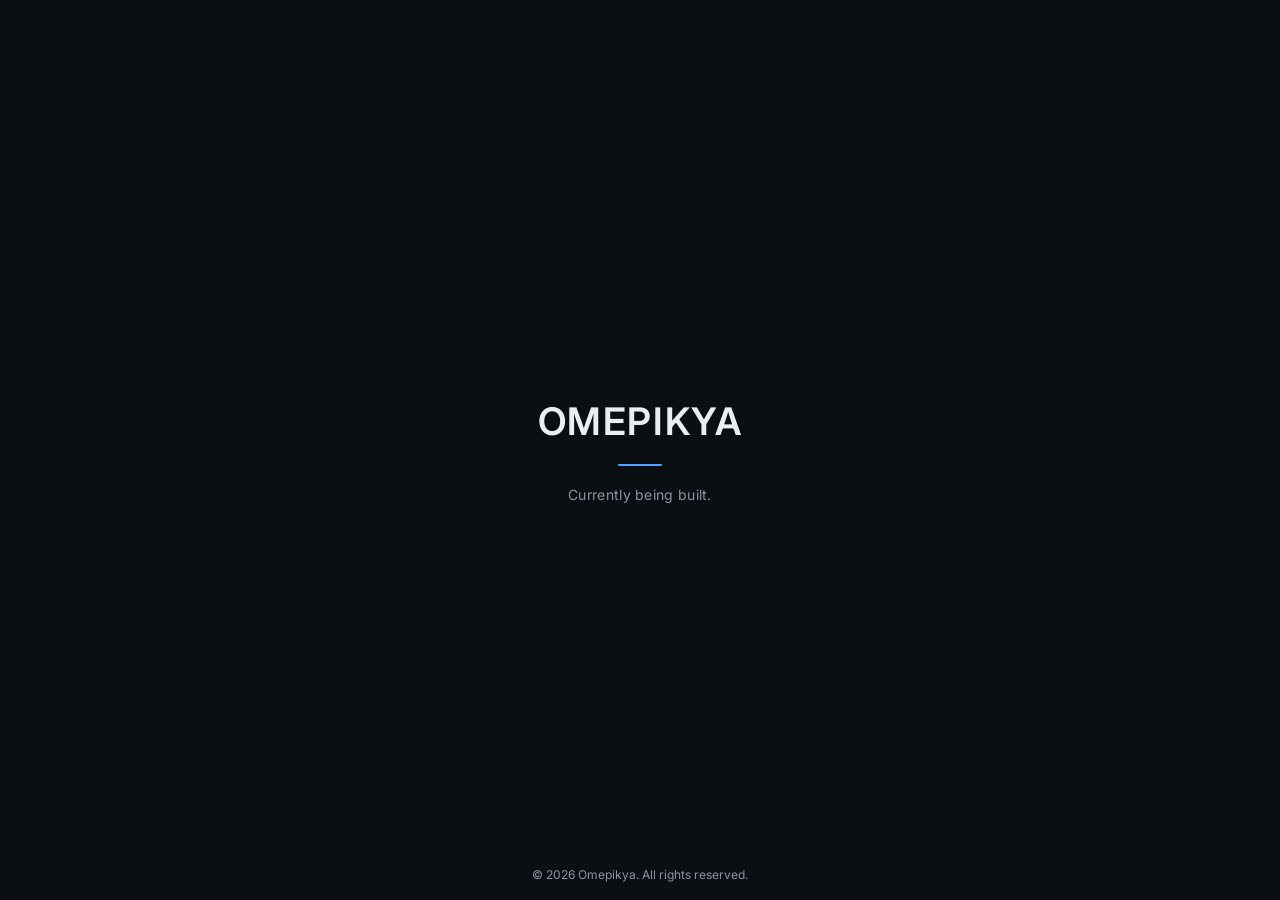
<file: Index.html>
<!DOCTYPE html>
<html lang="en">
<head>
<meta charset="UTF-8" />
<meta name="viewport" content="width=device-width, initial-scale=1.0" />
<title>Omepikya</title>

<!-- Inter Font -->
<link rel="preconnect" href="https://fonts.googleapis.com">
<link rel="preconnect" href="https://fonts.gstatic.com" crossorigin>
<link href="https://fonts.googleapis.com/css2?family=Inter:wght@400;500;600&display=swap" rel="stylesheet">

<!-- Favicon -->
<link rel="icon" href="data:image/svg+xml,<svg xmlns=%22http://www.w3.org/2000/svg%22 viewBox=%220 0 100 100%22><text y=%22.9em%22 font-size=%2290%22 fill=%22%234da3ff%22>O</text></svg>">

<style>
:root {
  --bg: #0b0f14;
  --text: #eaeef3;
  --muted: #8b94a1;
  --accent: #4da3ff;
}

* {
  box-sizing: border-box;
  font-family: 'Inter', system-ui, -apple-system, Segoe UI, Roboto, sans-serif;
}

body {
  margin: 0;
  background: var(--bg);
  color: var(--text);
  min-height: 100vh;
  display: flex;
  align-items: center;
  justify-content: center;
  opacity: 0;
  animation: fadeIn 0.8s ease-out forwards;
}

.wrapper {
  text-align: center;
  padding: 24px;
}

.brand {
  font-size: 38px;
  font-weight: 600;
  letter-spacing: 1.6px;
}

.line {
  width: 0;
  height: 2px;
  background: var(--accent);
  margin: 20px auto;
  border-radius: 2px;
  animation: drawLine 1.5s ease-out forwards;
  animation-delay: 0.3s;
}

.tagline {
  font-size: 14px;
  font-weight: 400;
  letter-spacing: 0.3px;
  color: var(--muted);
  opacity: 0;
  animation: fadeInUp 0.5s ease forwards;
  animation-delay: 0.8s;
}

/* Footer fixed at bottom */
footer {
  position: fixed;
  bottom: 18px;
  width: 100%;
  text-align: center;
  font-size: 12px;
  color: var(--muted);
  padding: 0 20px;
}

/* Animations */
@keyframes fadeIn {
  to { opacity: 1; }
}

@keyframes fadeInUp {
  from {
    opacity: 0;
    transform: translateY(10px);
  }
  to {
    opacity: 1;
    transform: translateY(0);
  }
}

@keyframes drawLine {
  from {
    width: 0;
    opacity: 0;
  }
  to {
    width: 44px;
    opacity: 1;
  }
}

/* Accessibility */
a:focus, button:focus {
  outline: 2px solid var(--accent);
  outline-offset: 2px;
  border-radius: 2px;
}

/* Mobile Responsive */
@media (max-width: 480px) {
  .brand {
    font-size: 32px;
  }
  
  .wrapper {
    padding: 20px;
  }
  
  footer {
    bottom: 20px;
  }
}

/* Reduced motion preference */
@media (prefers-reduced-motion: reduce) {
  * {
    animation-duration: 0.01ms !important;
    animation-iteration-count: 1 !important;
    transition-duration: 0.01ms !important;
  }
}
</style>
</head>

<body>
  <div class="wrapper">
    <div class="brand">OMEPIKYA</div>
    <div class="line"></div>
    <div class="tagline">Currently being built.</div>
  </div>

  <footer>
    <div>© <span id="year"></span> Omepikya. All rights reserved.</div>
  </footer>

<script>
// Set current year in footer
document.getElementById("year").textContent = new Date().getFullYear();

// Add keyboard navigation support
document.addEventListener('keydown', function(e) {
  if (e.key === 'Tab') {
    document.body.classList.add('keyboard-navigation');
  }
});

document.addEventListener('click', function() {
  document.body.classList.remove('keyboard-navigation');
});
</script>
</body>
</html>
</file>
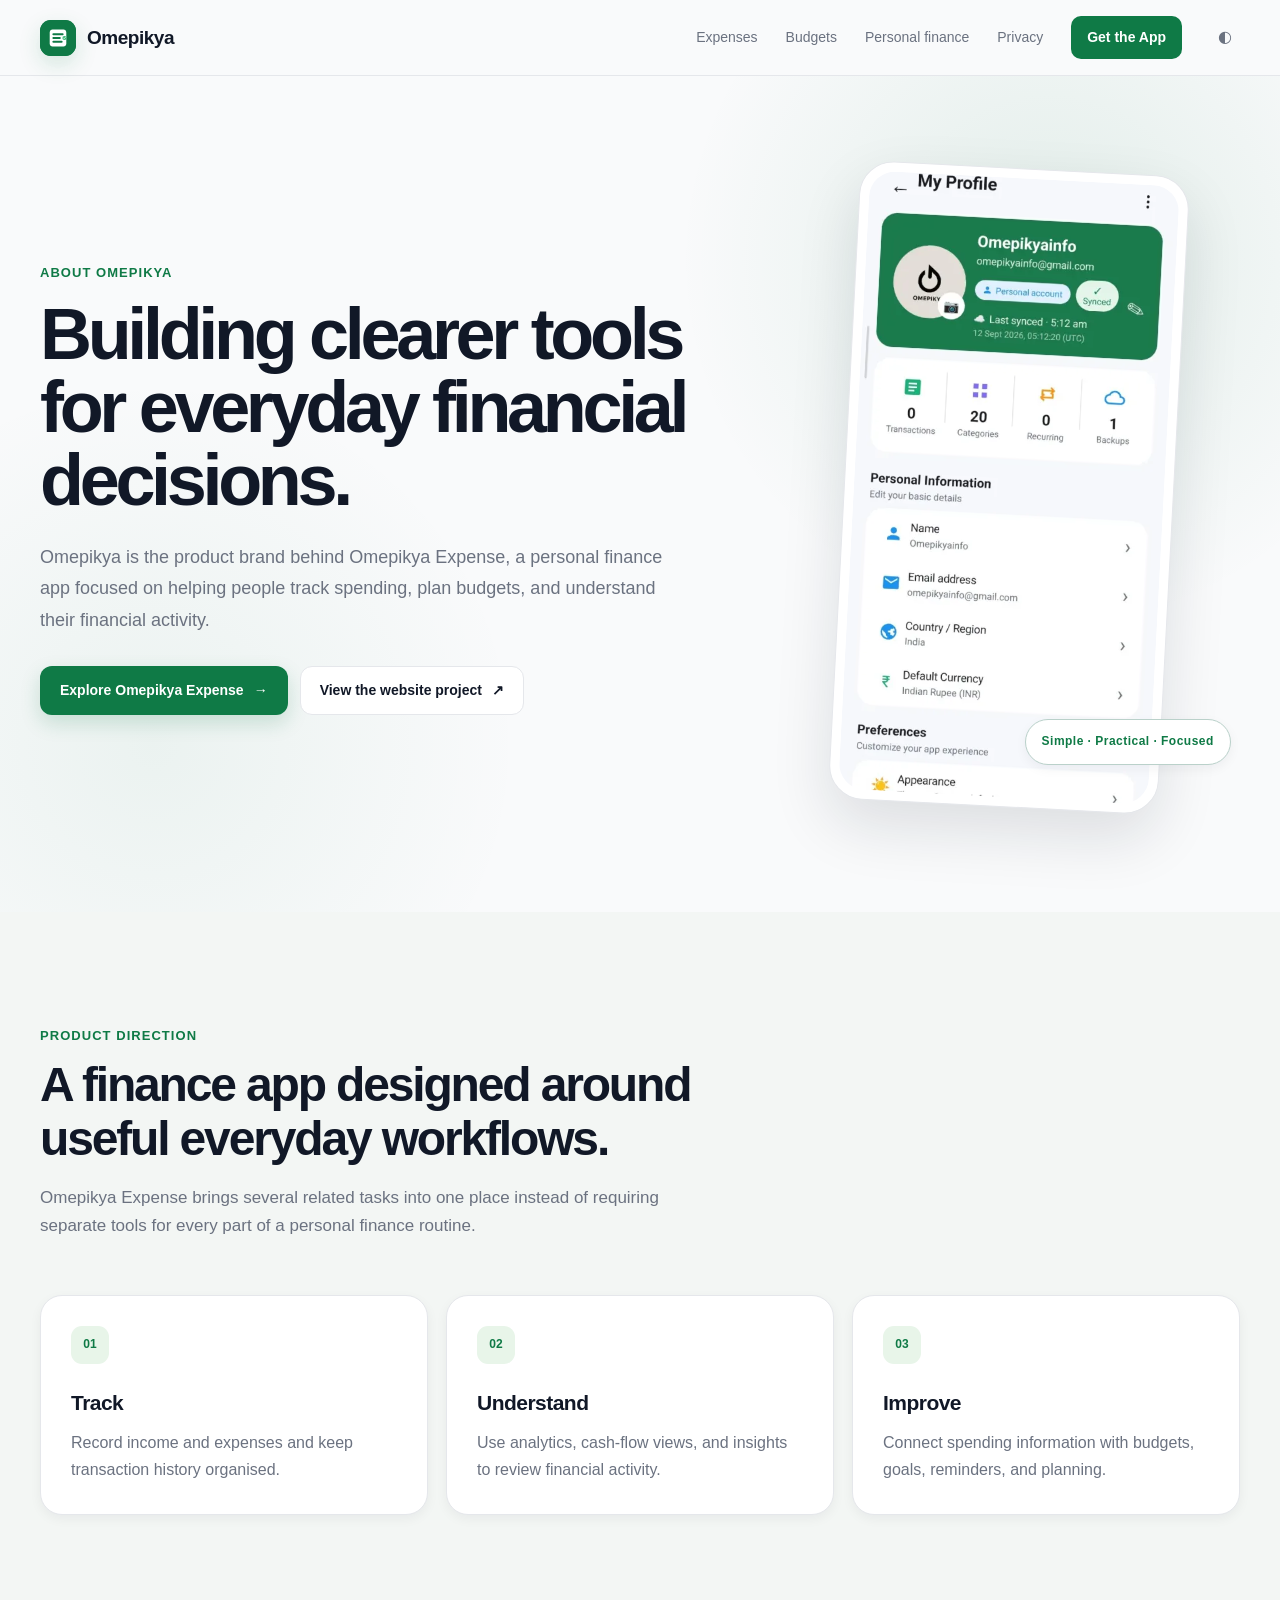
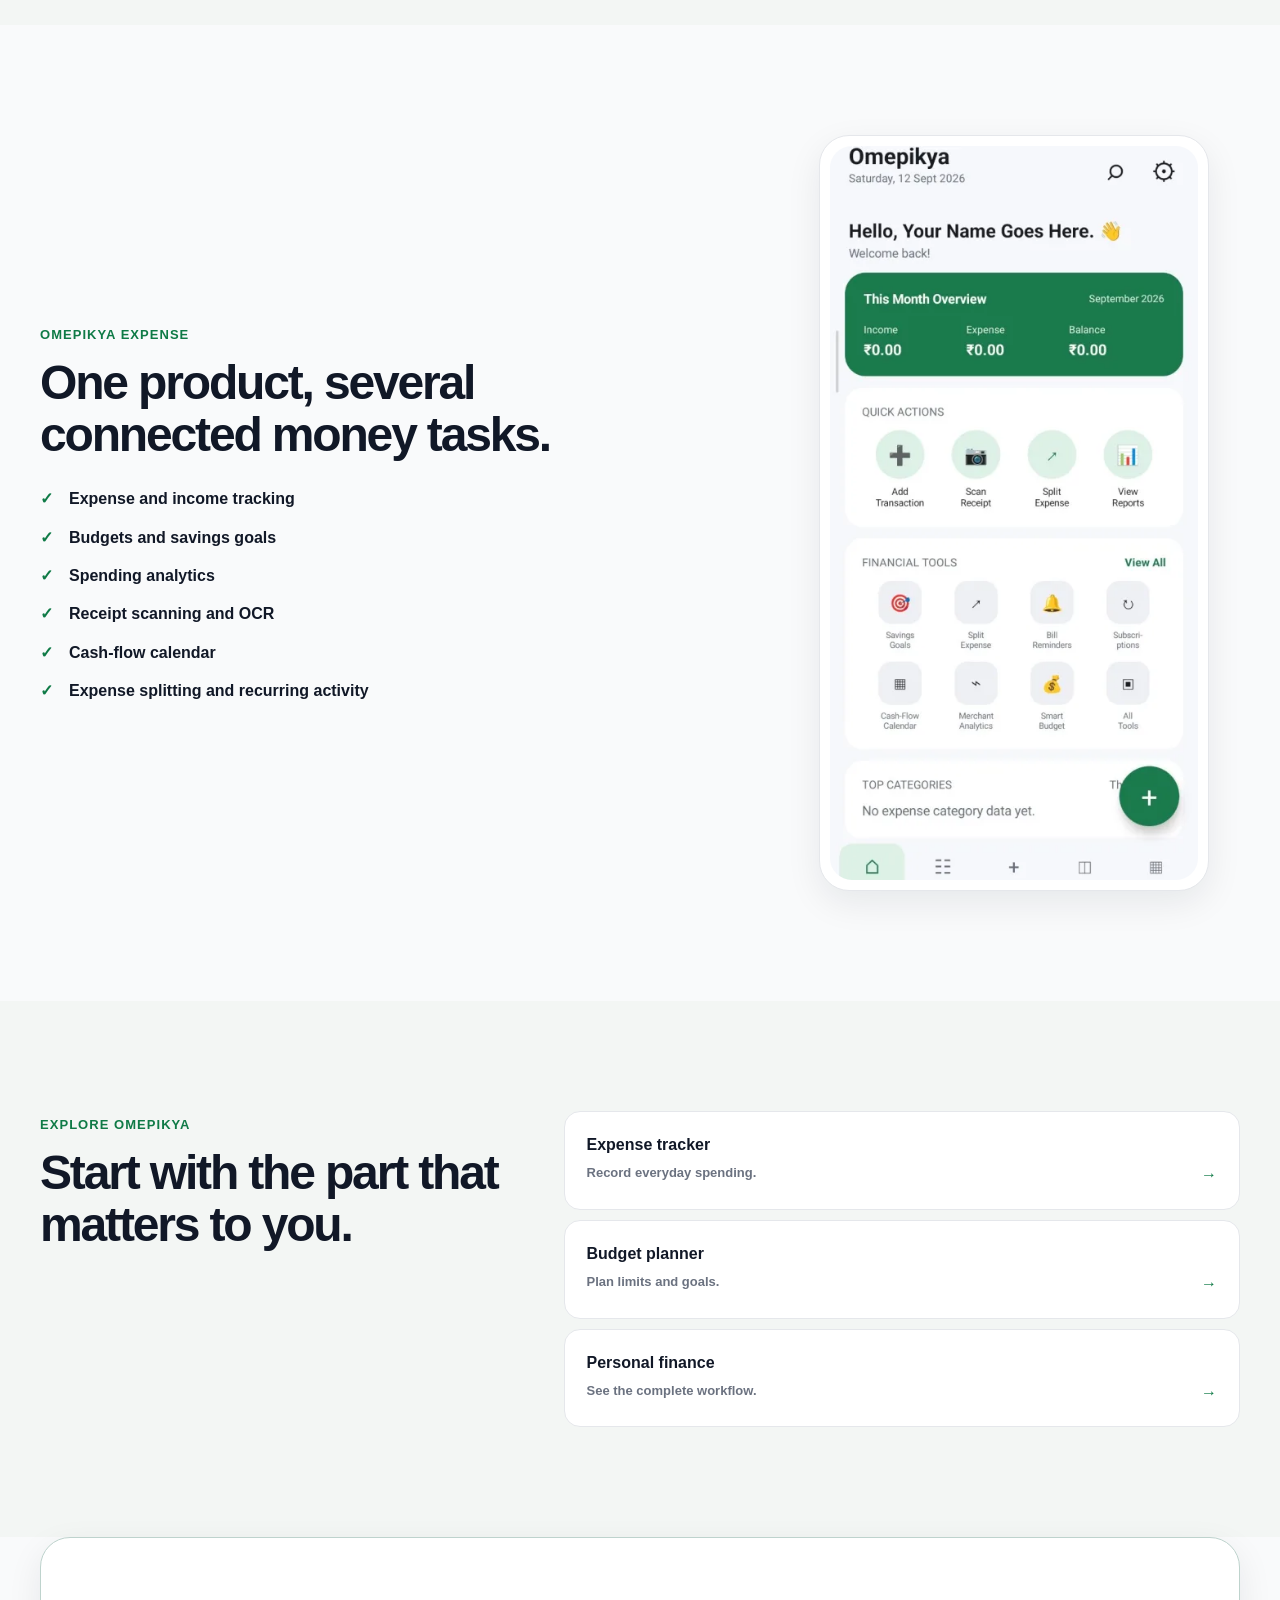
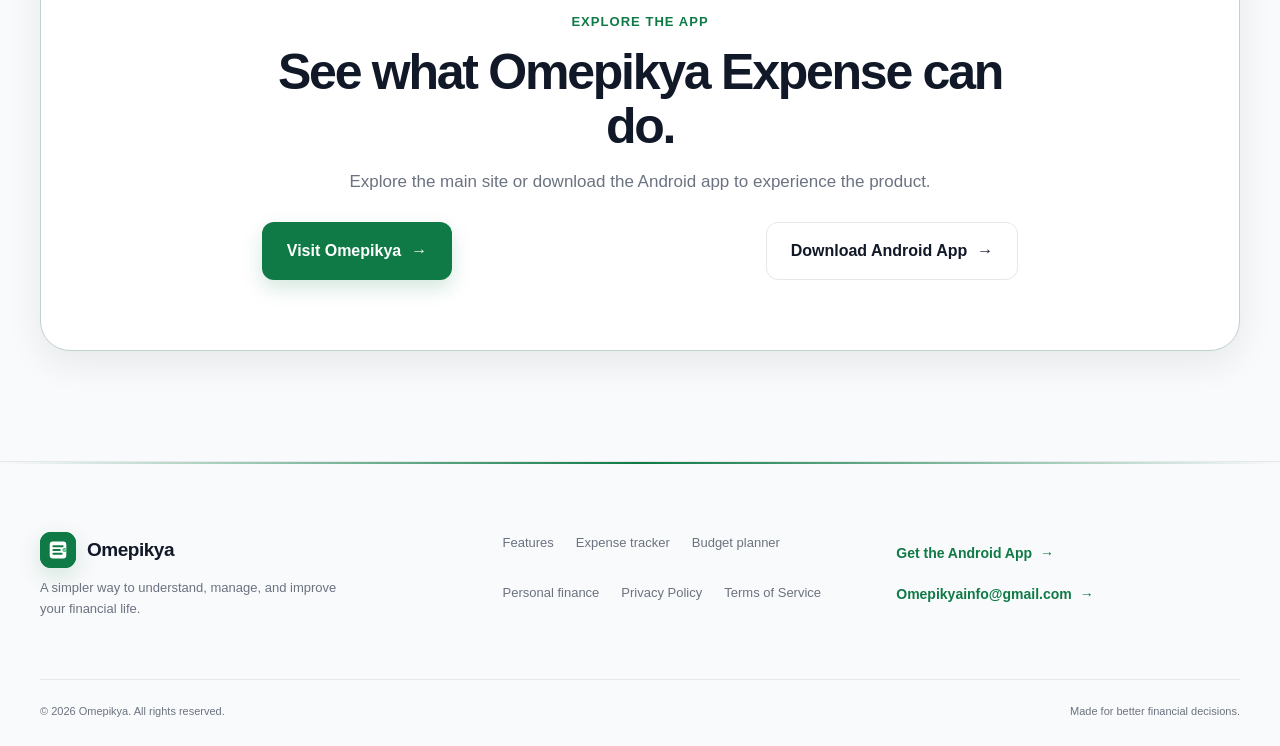
<file: about-omepikya.html>
<!DOCTYPE html>
<html lang="en"><head>
<meta charset="UTF-8"><meta name="viewport" content="width=device-width, initial-scale=1.0">
<meta name="description" content="Learn about Omepikya and the ideas behind Omepikya Expense, a focused personal finance app for tracking, planning, and understanding everyday money."><meta name="robots" content="index, follow, max-image-preview:large">
<link rel="canonical" href="https://omepikya.in/about-omepikya.html">
<meta name="author" content="Omepikya"><meta name="theme-color" content="#0F7A46">
<meta property="og:title" content="About Omepikya | Omepikya Expense"><meta property="og:description" content="Learn about Omepikya, its personal finance product, and the principles behind the Omepikya Expense experience.">
<meta property="og:type" content="website"><meta property="og:site_name" content="Omepikya"><meta property="og:url" content="https://omepikya.in/about-omepikya.html">
<meta property="og:image" content="https://omepikya.in/assets/omepikya-share.png"><meta property="og:image:alt" content="Omepikya Expense app">
<meta name="twitter:card" content="summary_large_image"><meta name="twitter:title" content="About Omepikya | Omepikya Expense"><meta name="twitter:description" content="Learn about Omepikya, its personal finance product, and the principles behind the Omepikya Expense experience.">
<meta name="twitter:image" content="https://omepikya.in/assets/omepikya-share.png"><title>About Omepikya | Omepikya Expense</title>
<link rel="manifest" href="manifest.json"><link rel="icon" href="assets/omepikya-icon.svg" type="image/svg+xml">
<link rel="stylesheet" href="styles.css?v=20260919-4">
<script src="theme-init.js"></script>
</head><body class="seo-page">
<header class="site-header"><div class="header-inner">
<a href="index.html" class="brand"><span class="brand-mark"><img src="assets/omepikya-icon.svg" alt="" aria-hidden="true"></span><span class="brand-name">Omepikya</span></a>
<nav class="desktop-nav"><a href="expense-tracker.html">Expenses</a><a href="budget-planner.html">Budgets</a><a href="personal-finance.html">Personal finance</a><a href="privacy.html">Privacy</a><a href="https://github.com/Omepikya/OmepikyaExpense/releases/download/v1.1.1/app-release.apk" class="nav-download">Get the App</a><button type="button" class="theme-toggle" aria-label="Toggle dark mode">◐</button></nav>
<a class="seo-mobile-home" href="index.html">Home</a></div></header><main><section class="seo-hero section"><div class="container seo-hero-grid"><div><span class="section-eyebrow">About Omepikya</span><h1>Building clearer tools for everyday financial decisions.</h1><p>Omepikya is the product brand behind Omepikya Expense, a personal finance app focused on helping people track spending, plan budgets, and understand their financial activity.</p><div class="hero-actions"><a class="btn btn-primary" href="index.html#features">Explore Omepikya Expense <span>→</span></a><a class="btn btn-secondary" href="https://github.com/Omepikya/omepikya.github.io">View the website project <span>↗</span></a></div></div><div class="seo-visual"><div class="seo-device"><img src="assets/app-gallery/app-profile-450.webp" alt="Omepikya Expense profile screen" loading="eager" decoding="async"></div><div class="seo-visual-note">Simple · Practical · Focused</div></div></div></section>
<section class="section section-soft"><div class="container"><div class="section-heading"><span class="section-eyebrow">Product direction</span><h2>A finance app designed around useful everyday workflows.</h2><p>Omepikya Expense brings several related tasks into one place instead of requiring separate tools for every part of a personal finance routine.</p></div><div class="seo-card-grid"><article class="seo-card"><span>01</span><h3>Track</h3><p>Record income and expenses and keep transaction history organised.</p></article><article class="seo-card"><span>02</span><h3>Understand</h3><p>Use analytics, cash-flow views, and insights to review financial activity.</p></article><article class="seo-card"><span>03</span><h3>Improve</h3><p>Connect spending information with budgets, goals, reminders, and planning.</p></article></div></div></section>
<section class="section"><div class="container seo-split"><div><span class="section-eyebrow">Omepikya Expense</span><h2>One product, several connected money tasks.</h2><ul class="seo-check-list"><li>Expense and income tracking</li><li>Budgets and savings goals</li><li>Spending analytics</li><li>Receipt scanning and OCR</li><li>Cash-flow calendar</li><li>Expense splitting and recurring activity</li></ul></div><div class="seo-image-card"><img src="assets/app-gallery/app-home-450.webp" alt="Omepikya Expense home dashboard" loading="lazy" decoding="async"></div></div></section>
<section class="section section-soft"><div class="container seo-related"><div><span class="section-eyebrow">Explore Omepikya</span><h2>Start with the part that matters to you.</h2></div><div class="seo-related-links"><a href="expense-tracker.html"><strong>Expense tracker</strong><span>Record everyday spending.</span>→</a><a href="budget-planner.html"><strong>Budget planner</strong><span>Plan limits and goals.</span>→</a><a href="personal-finance.html"><strong>Personal finance</strong><span>See the complete workflow.</span>→</a></div></div></section>
<section class="section seo-cta"><div class="container"><div class="seo-cta-card"><span class="section-eyebrow">Explore the app</span><h2>See what Omepikya Expense can do.</h2><p>Explore the main site or download the Android app to experience the product.</p><div class="hero-actions hero-actions--centered"><a class="btn btn-primary btn-large" href="index.html">Visit Omepikya <span>→</span></a><a class="btn btn-secondary btn-large" href="https://github.com/Omepikya/OmepikyaExpense/releases/download/v1.1.1/app-release.apk">Download Android App <span>→</span></a></div></div></div></section></main><footer class="site-footer"><div class="container footer-grid">
<div><a href="index.html" class="brand footer-brand"><span class="brand-mark"><img src="assets/omepikya-icon.svg" alt="" aria-hidden="true"></span><span class="brand-name">Omepikya</span></a><p>A simpler way to understand, manage, and improve your financial life.</p></div>
<div class="footer-links"><a href="index.html#features">Features</a><a href="expense-tracker.html">Expense tracker</a><a href="budget-planner.html">Budget planner</a><a href="personal-finance.html">Personal finance</a><a href="privacy.html">Privacy Policy</a><a href="terms.html">Terms of Service</a></div>
<div class="footer-contact"><a class="text-link" href="https://github.com/Omepikya/OmepikyaExpense/releases/download/v1.1.1/app-release.apk">Get the Android App <span>→</span></a><a class="text-link" href="mailto:Omepikyainfo@gmail.com">Omepikyainfo@gmail.com <span>→</span></a></div></div>
<div class="container footer-bottom"><span>© 2026 Omepikya. All rights reserved.</span><span>Made for better financial decisions.</span></div></footer>
<script src="script.js?v=20260913-1"></script><script type="application/ld+json">{"@context":"https://schema.org","@graph":[{"@type":"WebSite","@id":"https://omepikya.in/#website","url":"https://omepikya.in/","name":"Omepikya"},{"@type":"AboutPage","@id":"https://omepikya.in/about-omepikya.html#page","url":"https://omepikya.in/about-omepikya.html","name":"About Omepikya | Omepikya Expense","description":"Learn about Omepikya and the ideas behind Omepikya Expense.","isPartOf":{"@id":"https://omepikya.in/#website"}},{"@type":"Organization","@id":"https://omepikya.in/#organization","name":"Omepikya","url":"https://omepikya.in/","logo":"https://omepikya.in/assets/omepikya-icon.svg","sameAs":["https://github.com/Omepikya/omepikya.github.io","https://www.instagram.com/omepikya/"]},{"@type":"SoftwareApplication","@id":"https://omepikya.in/#app","name":"Omepikya Expense","applicationCategory":"FinanceApplication","operatingSystem":"Android","url":"https://omepikya.in/","downloadUrl":"https://github.com/Omepikya/OmepikyaExpense/releases/download/v1.1.1/app-release.apk","offers":{"@type":"Offer","price":"0","priceCurrency":"INR"}}]}</script></body></html>
</file>
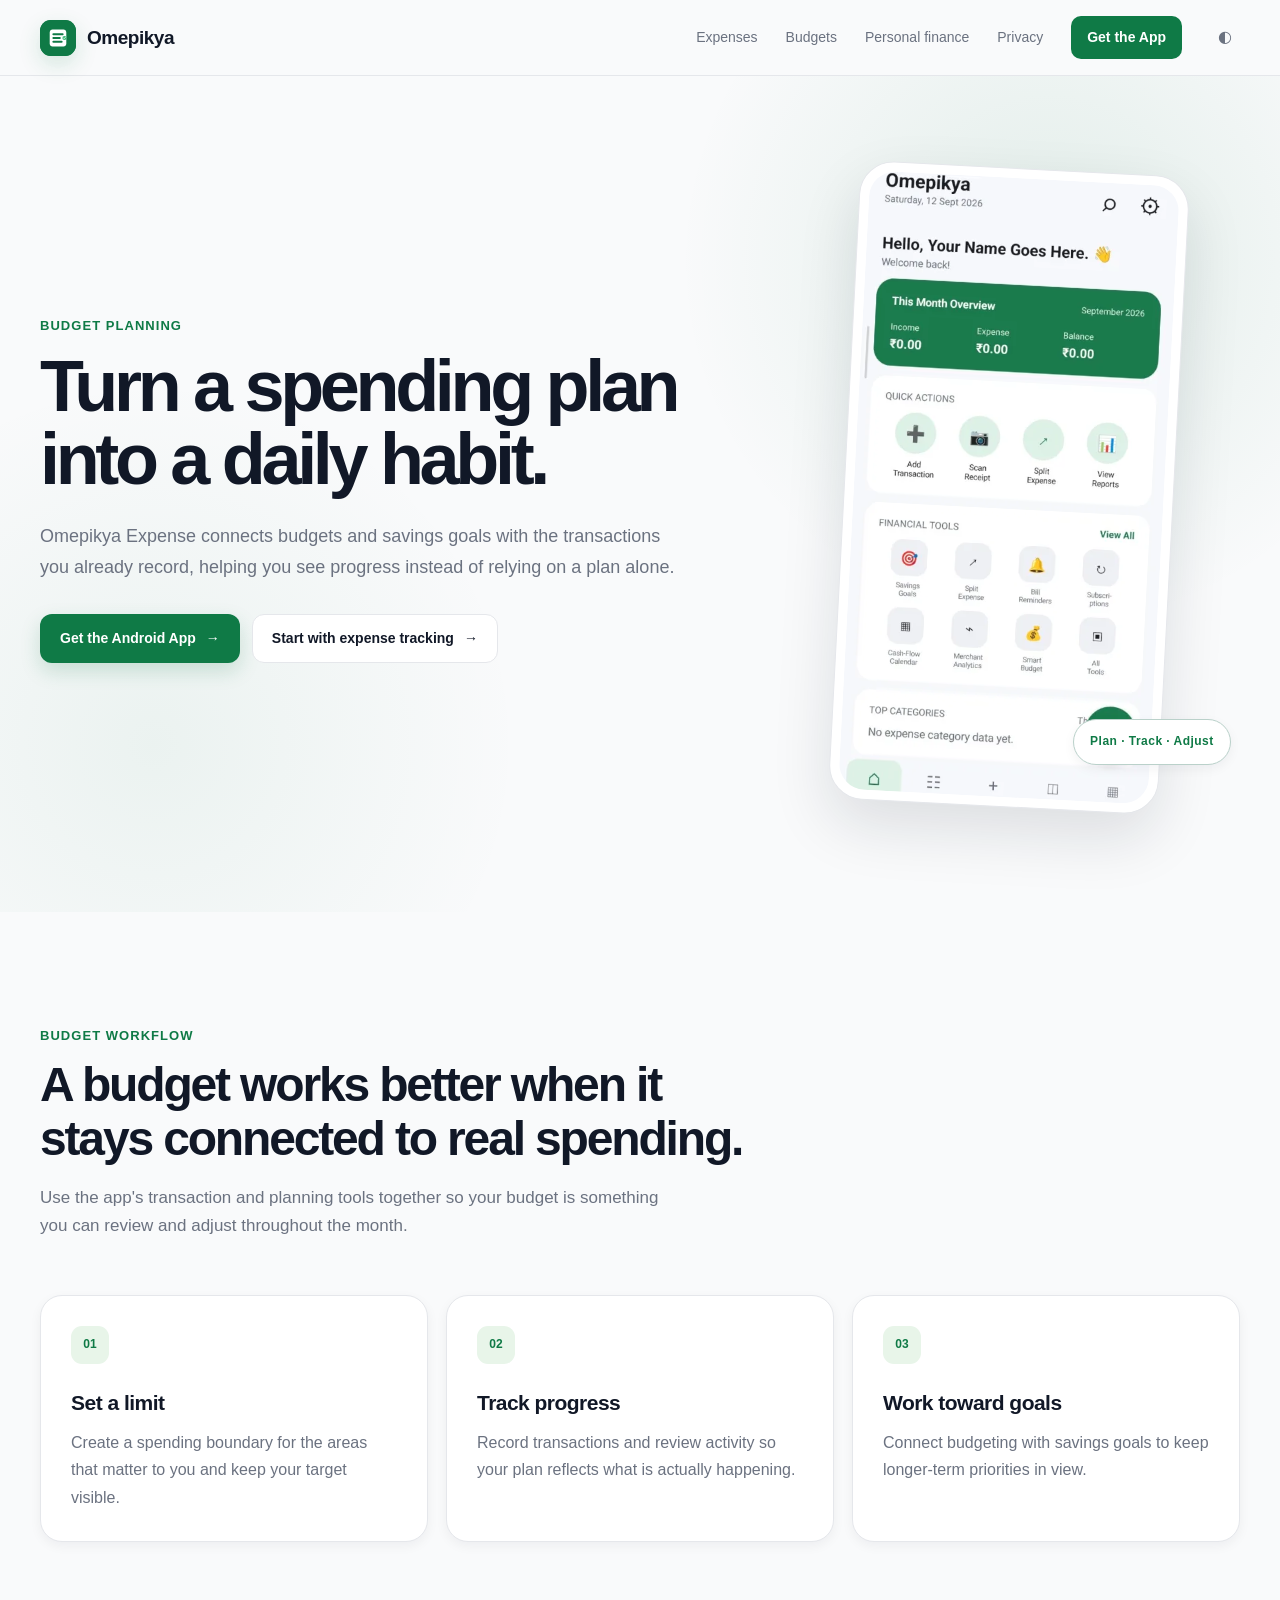
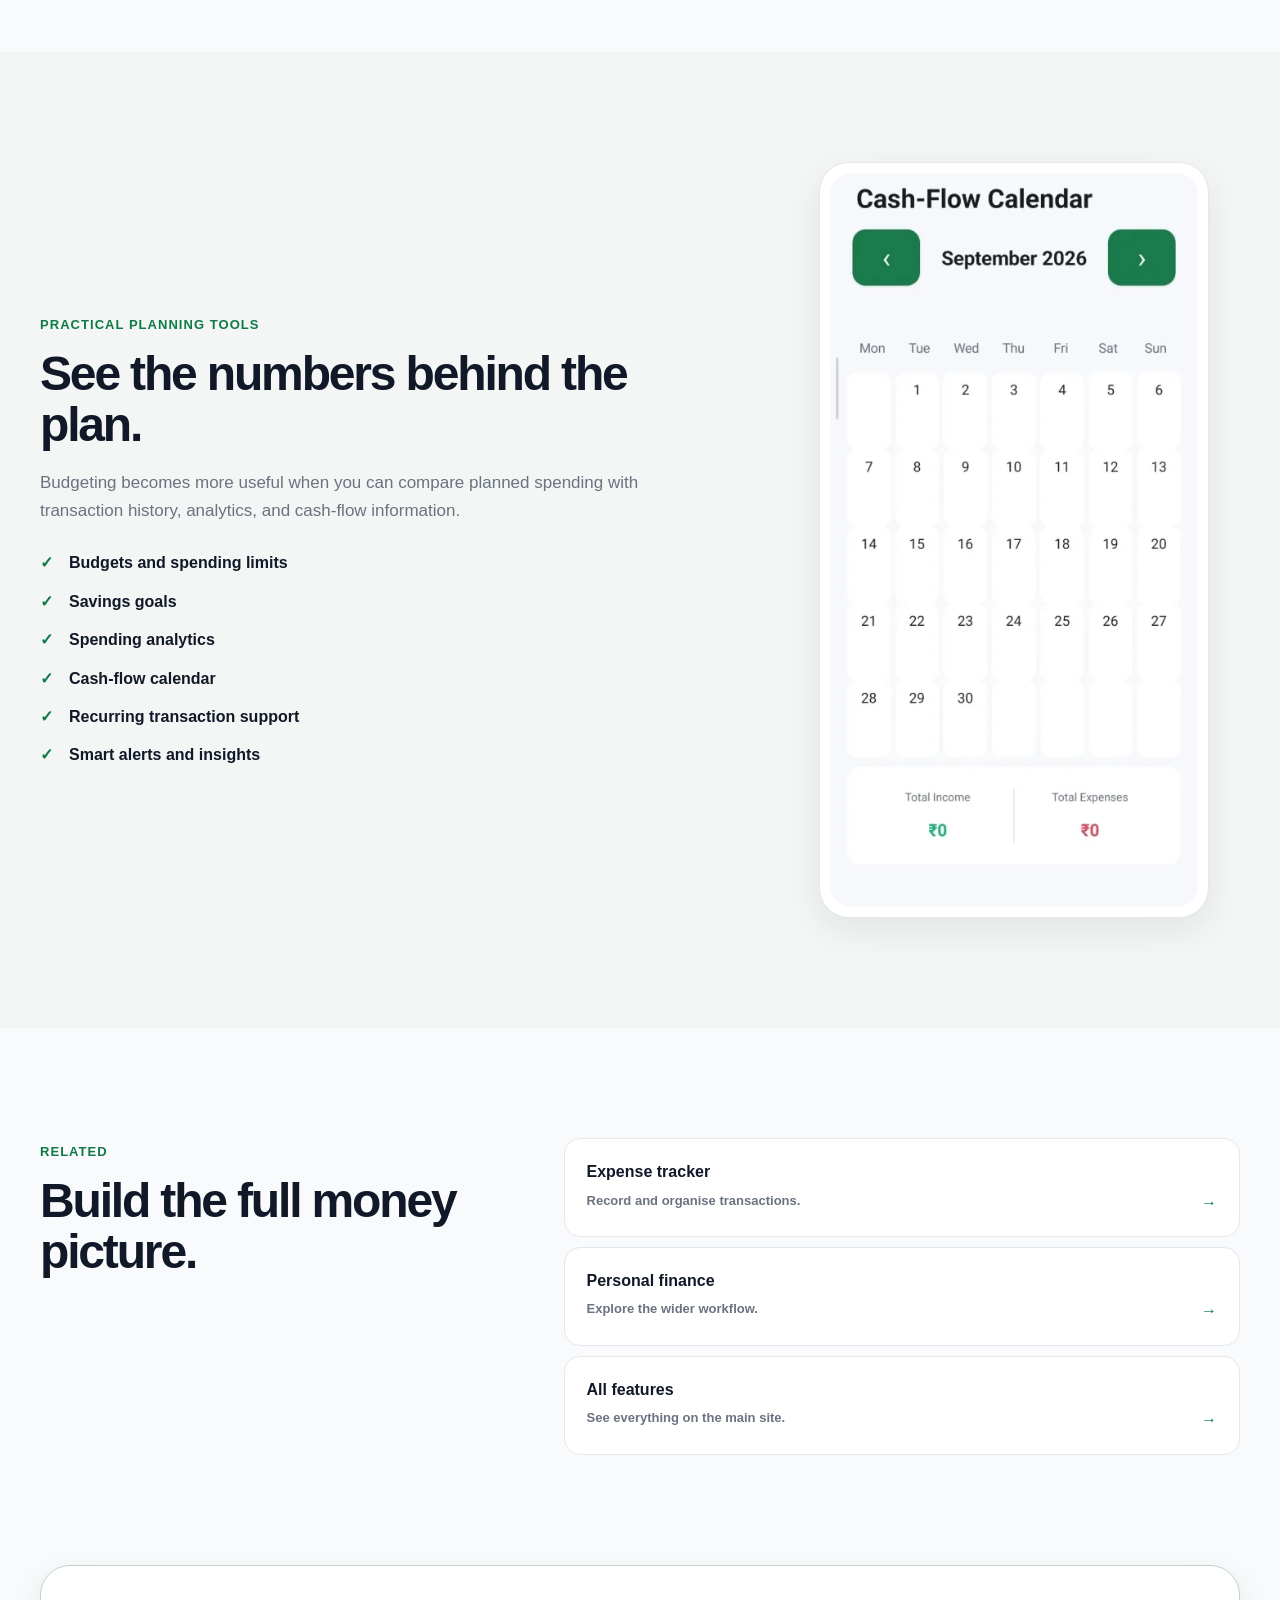
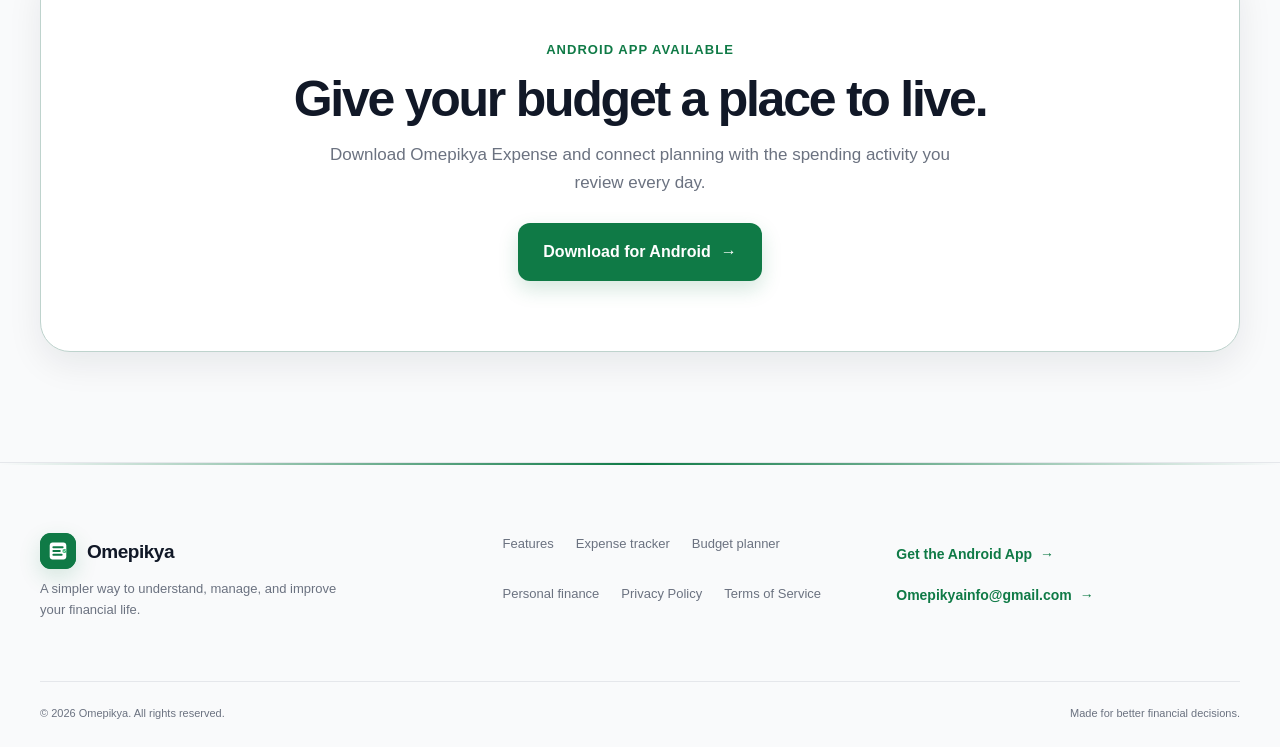
<file: budget-planner.html>
<!DOCTYPE html>
<html lang="en">
<head>
  <meta charset="UTF-8">
  <meta name="viewport" content="width=device-width, initial-scale=1.0">
  <meta name="description" content="Use Omepikya Expense as a budget planner for setting spending limits, tracking progress, and connecting everyday expenses with savings goals.">
  <meta name="robots" content="index, follow, max-image-preview:large">
  <link rel="canonical" href="https://omepikya.in/budget-planner.html">
  <meta name="author" content="Omepikya">
  <meta name="theme-color" content="#0F7A46">
  <meta property="og:title" content="Budget Planner for Android | Omepikya Expense">
  <meta property="og:description" content="Plan spending, track progress, and connect budgets with everyday expense tracking using Omepikya Expense.">
  <meta property="og:type" content="website">
  <meta property="og:site_name" content="Omepikya">
  <meta property="og:url" content="https://omepikya.in/budget-planner.html">
  <meta property="og:image" content="https://omepikya.in/assets/omepikya-share.png">
  <meta name="twitter:card" content="summary_large_image">
  <meta name="twitter:title" content="Budget Planner for Android | Omepikya Expense">
  <meta name="twitter:description" content="Plan spending and savings with Omepikya Expense.">
  <meta name="twitter:image" content="https://omepikya.in/assets/omepikya-share.png">
  <title>Budget Planner for Android | Omepikya Expense</title>
  <link rel="manifest" href="manifest.json">
  <link rel="icon" href="assets/omepikya-icon.svg" type="image/svg+xml">
  <link rel="stylesheet" href="styles.css?v=20260919-4">
  <script src="theme-init.js"></script>
</head>
<body class="seo-page">
<header class="site-header"><div class="header-inner">
  <a href="index.html" class="brand"><span class="brand-mark"><img src="assets/omepikya-icon.svg" alt="" aria-hidden="true"></span><span class="brand-name">Omepikya</span></a>
  <nav class="desktop-nav"><a href="expense-tracker.html">Expenses</a><a href="budget-planner.html">Budgets</a><a href="personal-finance.html">Personal finance</a><a href="privacy.html">Privacy</a><a href="https://github.com/Omepikya/OmepikyaExpense/releases/download/v1.1.1/app-release.apk" class="nav-download">Get the App</a><button type="button" class="theme-toggle" aria-label="Toggle dark mode">◐</button></nav>
  <a class="seo-mobile-home" href="index.html">Home</a>
</div></header>
<main>
<section class="seo-hero section"><div class="container seo-hero-grid">
  <div><span class="section-eyebrow">Budget planning</span><h1>Turn a spending plan into a daily habit.</h1><p>Omepikya Expense connects budgets and savings goals with the transactions you already record, helping you see progress instead of relying on a plan alone.</p><div class="hero-actions"><a class="btn btn-primary" href="https://github.com/Omepikya/OmepikyaExpense/releases/download/v1.1.1/app-release.apk">Get the Android App <span>→</span></a><a class="btn btn-secondary" href="expense-tracker.html">Start with expense tracking <span>→</span></a></div></div>
  <div class="seo-visual"><div class="seo-device"><img src="assets/app-gallery/app-home-450.webp" alt="Omepikya Expense dashboard for tracking spending and budgets" loading="eager" decoding="async"></div><div class="seo-visual-note">Plan · Track · Adjust</div></div>
</div></section>

<section class="section"><div class="container"><div class="section-heading"><span class="section-eyebrow">Budget workflow</span><h2>A budget works better when it stays connected to real spending.</h2><p>Use the app's transaction and planning tools together so your budget is something you can review and adjust throughout the month.</p></div><div class="seo-card-grid">
<article class="seo-card"><span>01</span><h3>Set a limit</h3><p>Create a spending boundary for the areas that matter to you and keep your target visible.</p></article>
<article class="seo-card"><span>02</span><h3>Track progress</h3><p>Record transactions and review activity so your plan reflects what is actually happening.</p></article>
<article class="seo-card"><span>03</span><h3>Work toward goals</h3><p>Connect budgeting with savings goals to keep longer-term priorities in view.</p></article>
</div></div></section>

<section class="section section-soft"><div class="container seo-split"><div><span class="section-eyebrow">Practical planning tools</span><h2>See the numbers behind the plan.</h2><p>Budgeting becomes more useful when you can compare planned spending with transaction history, analytics, and cash-flow information.</p><ul class="seo-check-list"><li>Budgets and spending limits</li><li>Savings goals</li><li>Spending analytics</li><li>Cash-flow calendar</li><li>Recurring transaction support</li><li>Smart alerts and insights</li></ul></div><div class="seo-image-card"><img src="assets/app-gallery/app-cash-flow-450.webp" alt="Omepikya Expense cash-flow screen" loading="lazy" decoding="async"></div></div></section>

<section class="section"><div class="container seo-related"><div><span class="section-eyebrow">Related</span><h2>Build the full money picture.</h2></div><div class="seo-related-links"><a href="expense-tracker.html"><strong>Expense tracker</strong><span>Record and organise transactions.</span>→</a><a href="personal-finance.html"><strong>Personal finance</strong><span>Explore the wider workflow.</span>→</a><a href="index.html#features"><strong>All features</strong><span>See everything on the main site.</span>→</a></div></div></section>

<section class="section seo-cta"><div class="container"><div class="seo-cta-card"><span class="section-eyebrow">Android app available</span><h2>Give your budget a place to live.</h2><p>Download Omepikya Expense and connect planning with the spending activity you review every day.</p><a class="btn btn-primary btn-large" href="https://github.com/Omepikya/OmepikyaExpense/releases/download/v1.1.1/app-release.apk">Download for Android <span>→</span></a></div></div></section>
</main>
<footer class="site-footer"><div class="container footer-grid"><div><a href="index.html" class="brand footer-brand"><span class="brand-mark"><img src="assets/omepikya-icon.svg" alt="" aria-hidden="true"></span><span class="brand-name">Omepikya</span></a><p>A simpler way to understand, manage, and improve your financial life.</p></div><div class="footer-links"><a href="index.html#features">Features</a><a href="expense-tracker.html">Expense tracker</a><a href="budget-planner.html">Budget planner</a><a href="personal-finance.html">Personal finance</a><a href="privacy.html">Privacy Policy</a><a href="terms.html">Terms of Service</a></div><div class="footer-contact"><a class="text-link" href="https://github.com/Omepikya/OmepikyaExpense/releases/download/v1.1.1/app-release.apk">Get the Android App <span>→</span></a><a class="text-link" href="mailto:Omepikyainfo@gmail.com">Omepikyainfo@gmail.com <span>→</span></a></div></div><div class="container footer-bottom"><span>© 2026 Omepikya. All rights reserved.</span><span>Made for better financial decisions.</span></div></footer>
<script src="script.js?v=20260913-1"></script>
<script type="application/ld+json">
{"@context":"https://schema.org","@graph":[{"@type":"WebSite","@id":"https://omepikya.in/#website","url":"https://omepikya.in/","name":"Omepikya"},{"@type":"WebPage","@id":"https://omepikya.in/budget-planner.html#page","url":"https://omepikya.in/budget-planner.html","name":"Budget Planner for Android | Omepikya Expense","description":"Plan spending, track progress, and connect budgets with everyday expense tracking using Omepikya Expense.","isPartOf":{"@id":"https://omepikya.in/#website"}},{"@type":"SoftwareApplication","@id":"https://omepikya.in/#app","name":"Omepikya Expense","applicationCategory":"FinanceApplication","operatingSystem":"Android","url":"https://omepikya.in/","downloadUrl":"https://github.com/Omepikya/OmepikyaExpense/releases/download/v1.1.1/app-release.apk","offers":{"@type":"Offer","price":"0","priceCurrency":"INR"}}]}
</script>
</body>
</html>
</file>
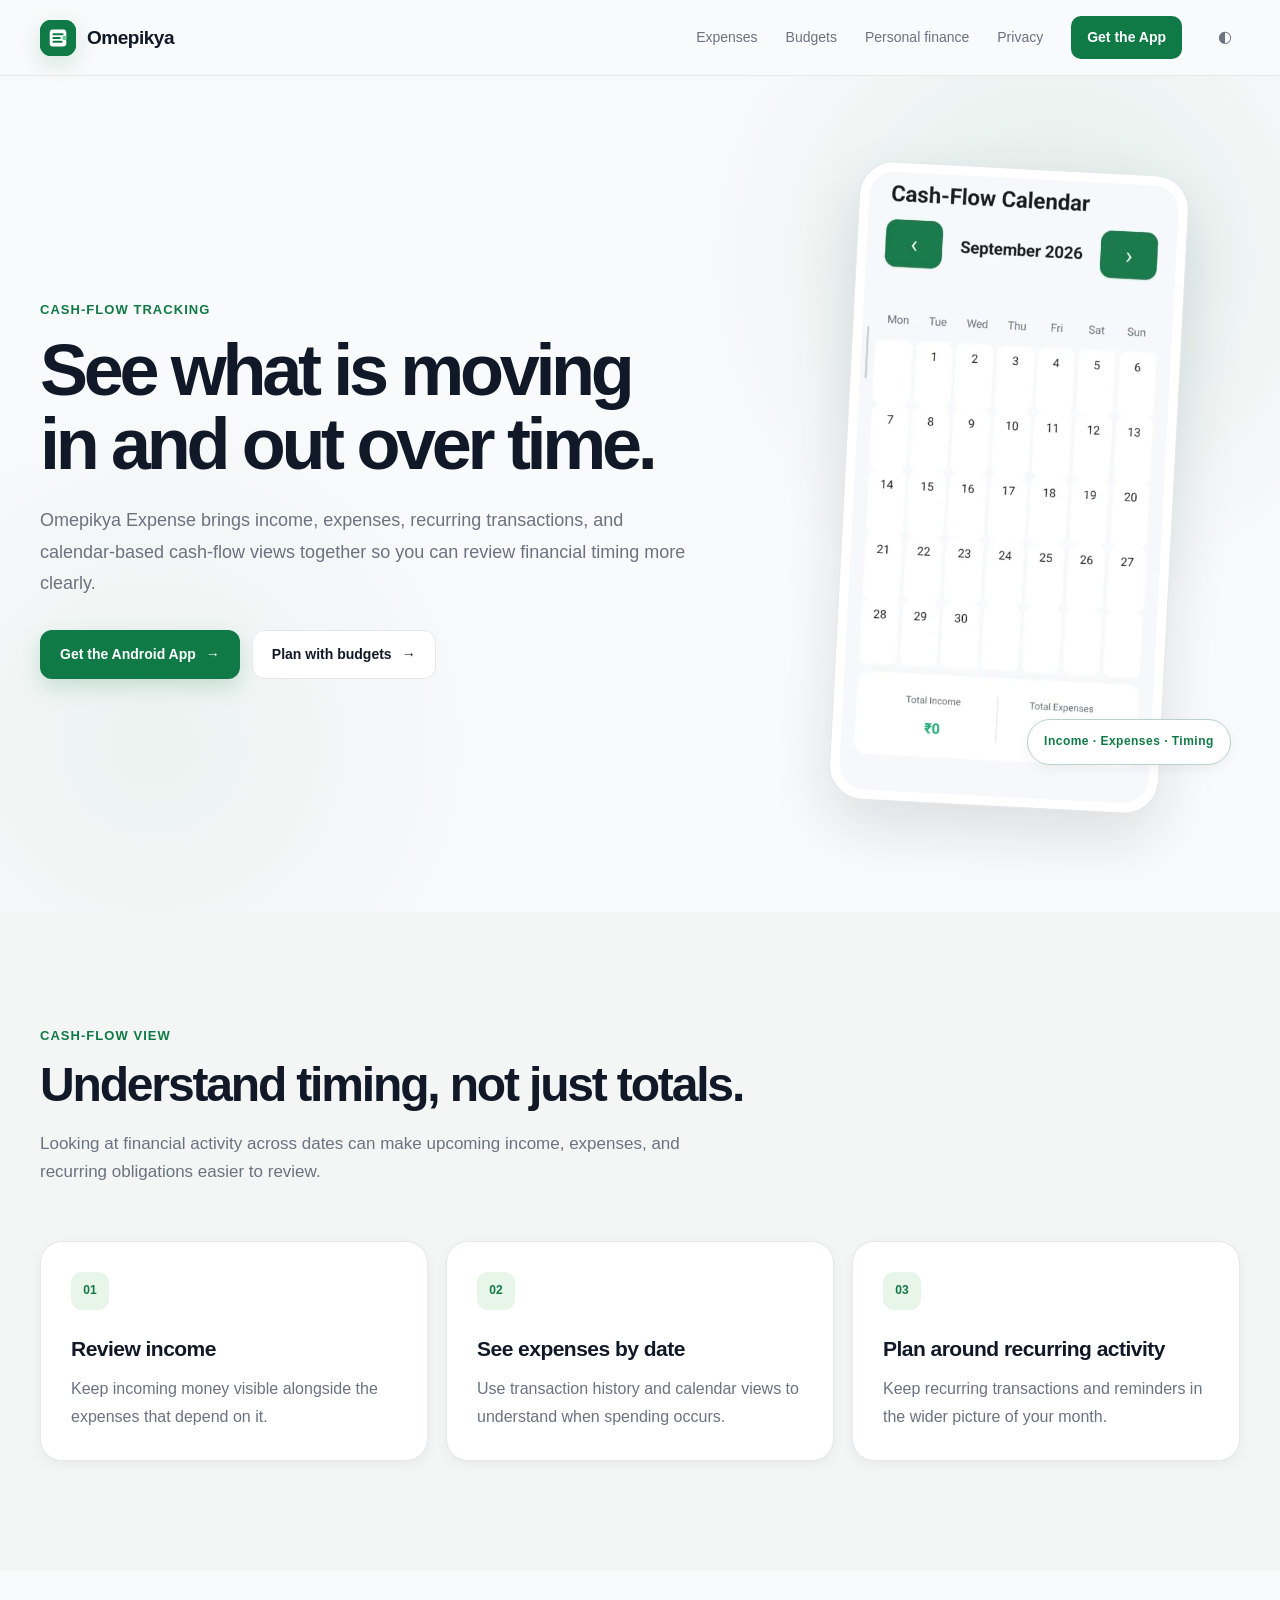
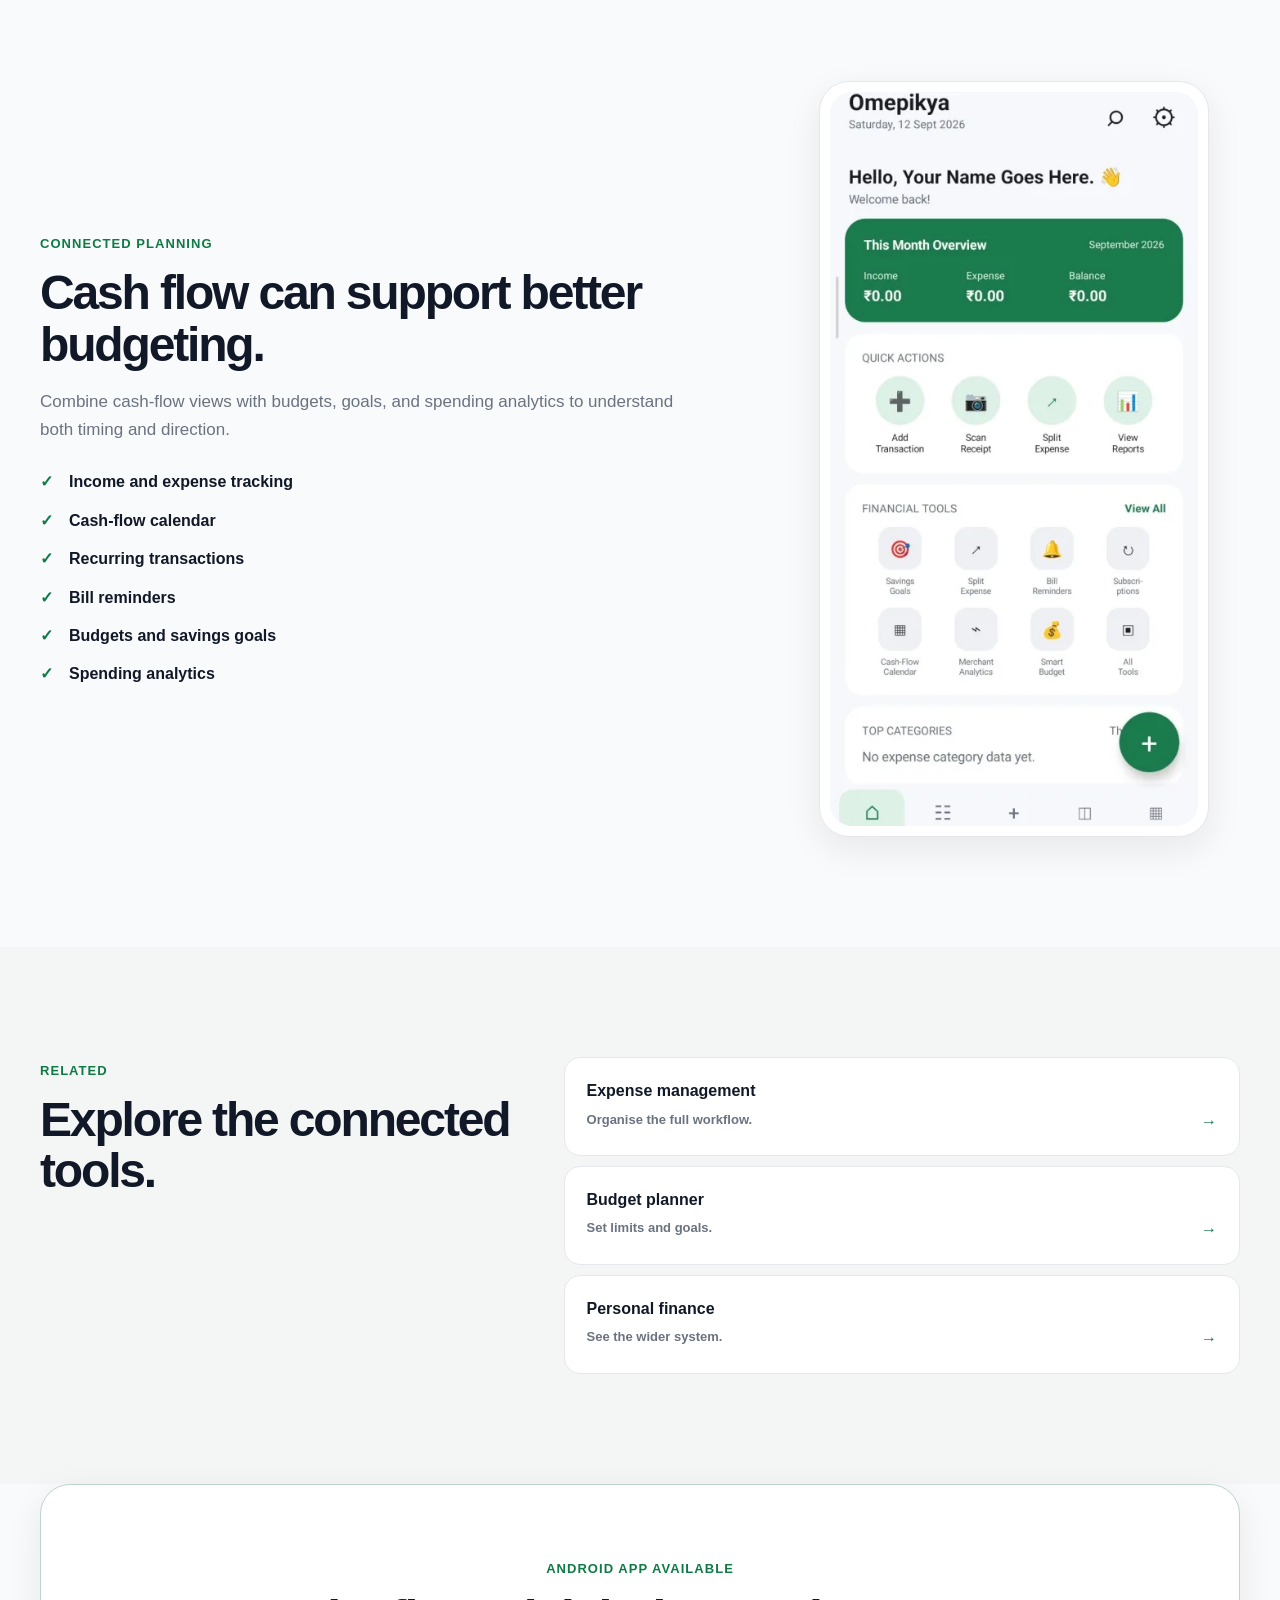
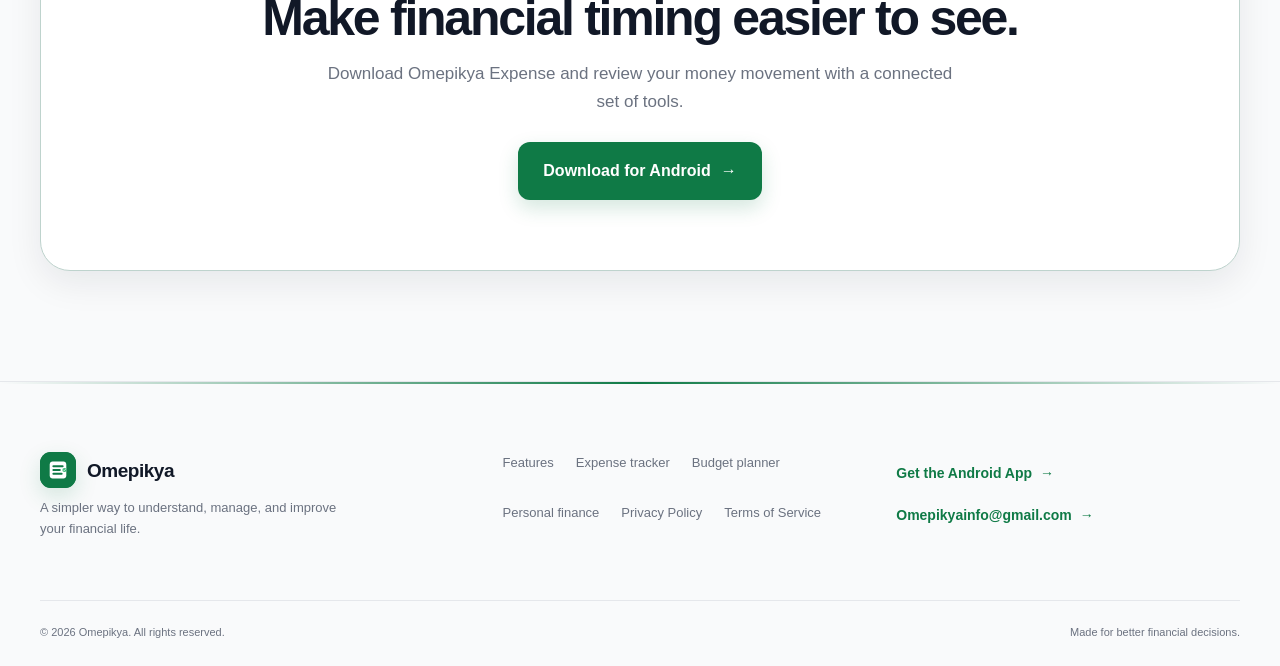
<file: cash-flow-tracker.html>
<!DOCTYPE html>
<html lang="en"><head>
<meta charset="UTF-8"><meta name="viewport" content="width=device-width, initial-scale=1.0">
<meta name="description" content="Review income, expenses, recurring activity, and cash-flow timing with Omepikya Expense's personal finance tools for Android."><meta name="robots" content="index, follow, max-image-preview:large">
<link rel="canonical" href="https://omepikya.in/cash-flow-tracker.html">
<meta name="author" content="Omepikya"><meta name="theme-color" content="#0F7A46">
<meta property="og:title" content="Cash Flow Tracker for Android | Omepikya Expense"><meta property="og:description" content="Understand money moving in and out over time with Omepikya Expense.">
<meta property="og:type" content="website"><meta property="og:site_name" content="Omepikya"><meta property="og:url" content="https://omepikya.in/cash-flow-tracker.html">
<meta property="og:image" content="https://omepikya.in/assets/omepikya-share.png"><meta property="og:image:alt" content="Omepikya Expense app">
<meta name="twitter:card" content="summary_large_image"><meta name="twitter:title" content="Cash Flow Tracker for Android | Omepikya Expense"><meta name="twitter:description" content="Understand money moving in and out over time with Omepikya Expense.">
<meta name="twitter:image" content="https://omepikya.in/assets/omepikya-share.png"><title>Cash Flow Tracker for Android | Omepikya Expense</title>
<link rel="manifest" href="manifest.json"><link rel="icon" href="assets/omepikya-icon.svg" type="image/svg+xml">
<link rel="stylesheet" href="styles.css?v=20260919-4">
<script src="theme-init.js"></script>
</head><body class="seo-page">
<header class="site-header"><div class="header-inner">
<a href="index.html" class="brand"><span class="brand-mark"><img src="assets/omepikya-icon.svg" alt="" aria-hidden="true"></span><span class="brand-name">Omepikya</span></a>
<nav class="desktop-nav"><a href="expense-tracker.html">Expenses</a><a href="budget-planner.html">Budgets</a><a href="personal-finance.html">Personal finance</a><a href="privacy.html">Privacy</a><a href="https://github.com/Omepikya/OmepikyaExpense/releases/download/v1.1.1/app-release.apk" class="nav-download">Get the App</a><button type="button" class="theme-toggle" aria-label="Toggle dark mode">◐</button></nav>
<a class="seo-mobile-home" href="index.html">Home</a></div></header><main><section class="seo-hero section"><div class="container seo-hero-grid"><div><span class="section-eyebrow">Cash-flow tracking</span><h1>See what is moving in and out over time.</h1><p>Omepikya Expense brings income, expenses, recurring transactions, and calendar-based cash-flow views together so you can review financial timing more clearly.</p><div class="hero-actions"><a class="btn btn-primary" href="https://github.com/Omepikya/OmepikyaExpense/releases/download/v1.1.1/app-release.apk">Get the Android App <span>→</span></a><a class="btn btn-secondary" href="budget-planner.html">Plan with budgets <span>→</span></a></div></div><div class="seo-visual"><div class="seo-device"><img src="assets/app-gallery/app-cash-flow-450.webp" alt="Omepikya Expense cash-flow calendar" loading="eager" decoding="async"></div><div class="seo-visual-note">Income · Expenses · Timing</div></div></div></section>
<section class="section section-soft"><div class="container"><div class="section-heading"><span class="section-eyebrow">Cash-flow view</span><h2>Understand timing, not just totals.</h2><p>Looking at financial activity across dates can make upcoming income, expenses, and recurring obligations easier to review.</p></div><div class="seo-card-grid"><article class="seo-card"><span>01</span><h3>Review income</h3><p>Keep incoming money visible alongside the expenses that depend on it.</p></article><article class="seo-card"><span>02</span><h3>See expenses by date</h3><p>Use transaction history and calendar views to understand when spending occurs.</p></article><article class="seo-card"><span>03</span><h3>Plan around recurring activity</h3><p>Keep recurring transactions and reminders in the wider picture of your month.</p></article></div></div></section>
<section class="section"><div class="container seo-split"><div><span class="section-eyebrow">Connected planning</span><h2>Cash flow can support better budgeting.</h2><p>Combine cash-flow views with budgets, goals, and spending analytics to understand both timing and direction.</p><ul class="seo-check-list"><li>Income and expense tracking</li><li>Cash-flow calendar</li><li>Recurring transactions</li><li>Bill reminders</li><li>Budgets and savings goals</li><li>Spending analytics</li></ul></div><div class="seo-image-card"><img src="assets/app-gallery/app-home-450.webp" alt="Omepikya Expense home dashboard" loading="lazy" decoding="async"></div></div></section>
<section class="section section-soft"><div class="container seo-related"><div><span class="section-eyebrow">Related</span><h2>Explore the connected tools.</h2></div><div class="seo-related-links"><a href="expense-management.html"><strong>Expense management</strong><span>Organise the full workflow.</span>→</a><a href="budget-planner.html"><strong>Budget planner</strong><span>Set limits and goals.</span>→</a><a href="personal-finance.html"><strong>Personal finance</strong><span>See the wider system.</span>→</a></div></div></section>
<section class="section seo-cta"><div class="container"><div class="seo-cta-card"><span class="section-eyebrow">Android app available</span><h2>Make financial timing easier to see.</h2><p>Download Omepikya Expense and review your money movement with a connected set of tools.</p><a class="btn btn-primary btn-large" href="https://github.com/Omepikya/OmepikyaExpense/releases/download/v1.1.1/app-release.apk">Download for Android <span>→</span></a></div></div></section></main><footer class="site-footer"><div class="container footer-grid">
<div><a href="index.html" class="brand footer-brand"><span class="brand-mark"><img src="assets/omepikya-icon.svg" alt="" aria-hidden="true"></span><span class="brand-name">Omepikya</span></a><p>A simpler way to understand, manage, and improve your financial life.</p></div>
<div class="footer-links"><a href="index.html#features">Features</a><a href="expense-tracker.html">Expense tracker</a><a href="budget-planner.html">Budget planner</a><a href="personal-finance.html">Personal finance</a><a href="privacy.html">Privacy Policy</a><a href="terms.html">Terms of Service</a></div>
<div class="footer-contact"><a class="text-link" href="https://github.com/Omepikya/OmepikyaExpense/releases/download/v1.1.1/app-release.apk">Get the Android App <span>→</span></a><a class="text-link" href="mailto:Omepikyainfo@gmail.com">Omepikyainfo@gmail.com <span>→</span></a></div></div>
<div class="container footer-bottom"><span>© 2026 Omepikya. All rights reserved.</span><span>Made for better financial decisions.</span></div></footer>
<script src="script.js?v=20260913-1"></script><script type="application/ld+json">{"@context":"https://schema.org","@graph":[{"@type":"WebSite","@id":"https://omepikya.in/#website","url":"https://omepikya.in/","name":"Omepikya"},{"@type":"WebPage","@id":"https://omepikya.in/cash-flow-tracker.html#page","url":"https://omepikya.in/cash-flow-tracker.html","name":"Cash Flow Tracker for Android | Omepikya Expense","description":"Review income, expenses, recurring activity, and cash-flow timing with Omepikya Expense.","isPartOf":{"@id":"https://omepikya.in/#website"}},{"@type":"SoftwareApplication","@id":"https://omepikya.in/#app","name":"Omepikya Expense","applicationCategory":"FinanceApplication","operatingSystem":"Android","url":"https://omepikya.in/","downloadUrl":"https://github.com/Omepikya/OmepikyaExpense/releases/download/v1.1.1/app-release.apk","offers":{"@type":"Offer","price":"0","priceCurrency":"INR"}}]}</script></body></html>
</file>
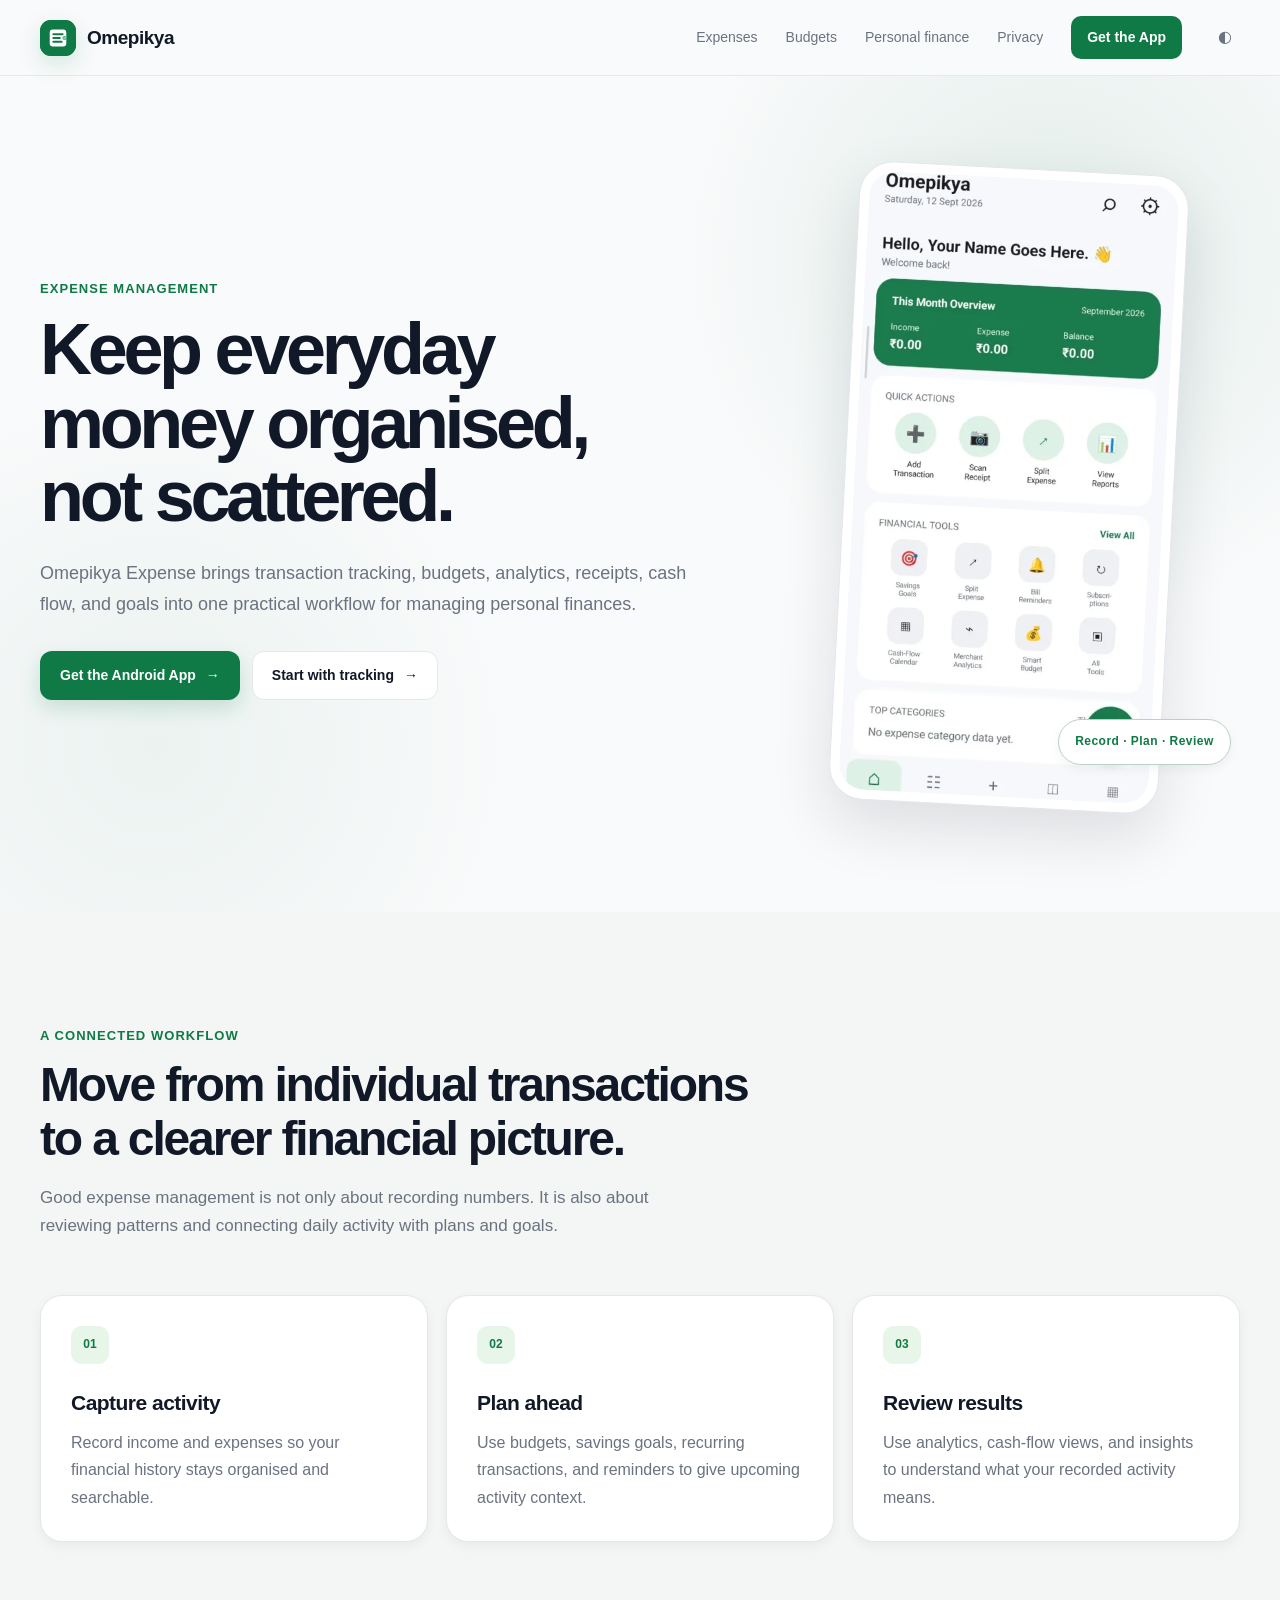
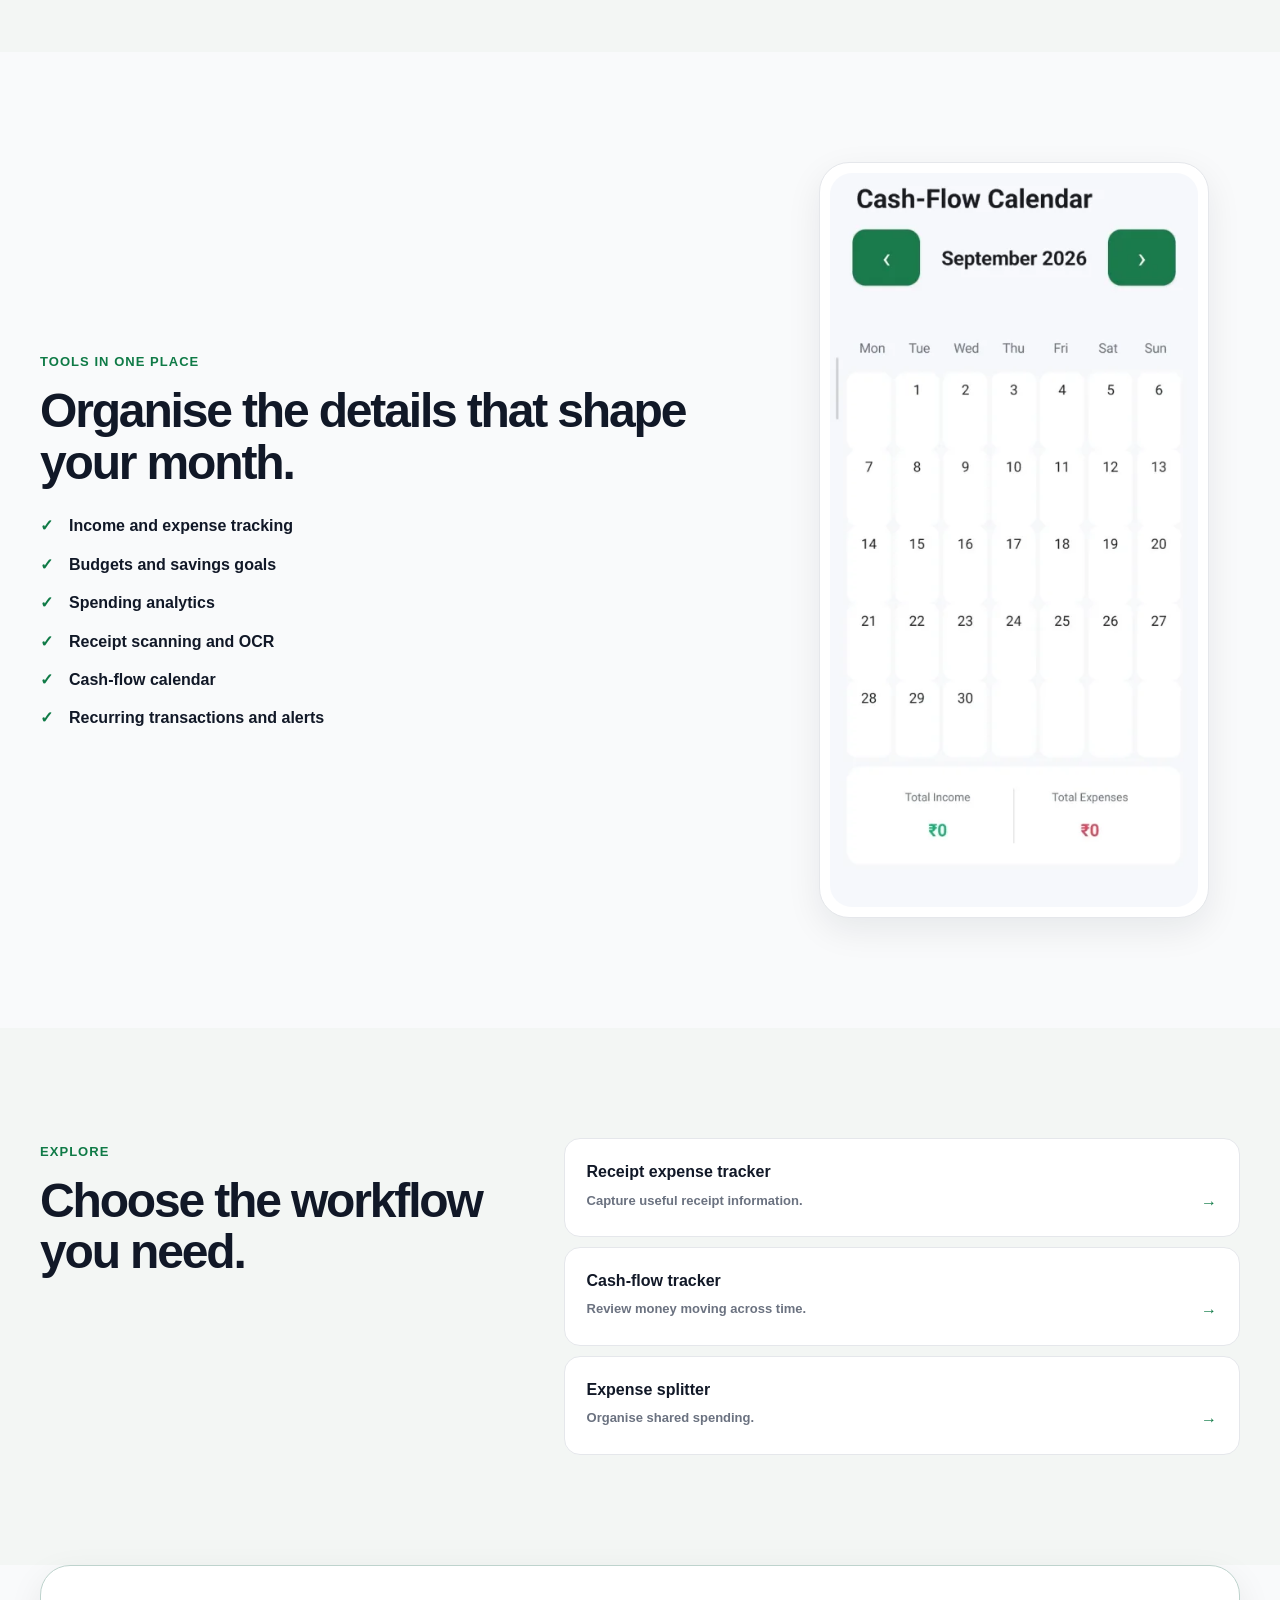
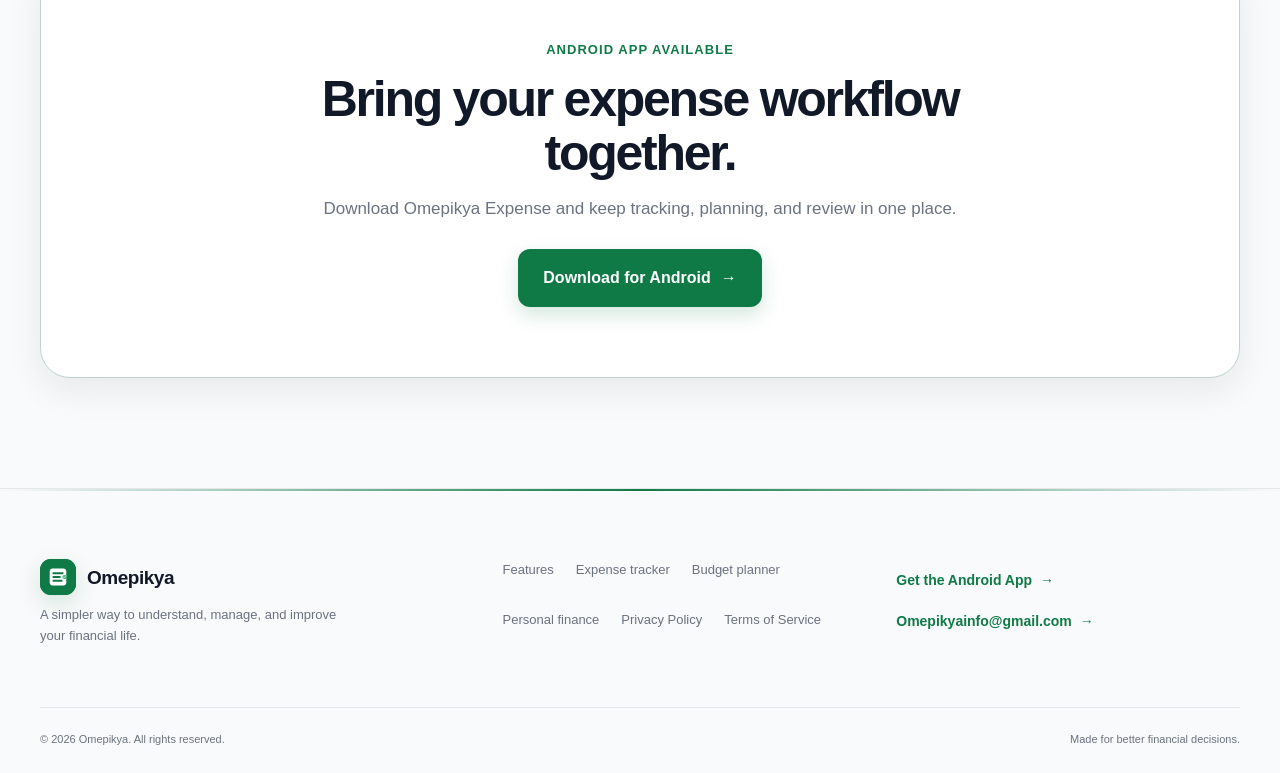
<file: expense-management.html>
<!DOCTYPE html>
<html lang="en"><head>
<meta charset="UTF-8"><meta name="viewport" content="width=device-width, initial-scale=1.0">
<meta name="description" content="Organise expenses, income, budgets, analytics, receipts, and cash flow in one expense management workflow with Omepikya Expense."><meta name="robots" content="index, follow, max-image-preview:large">
<link rel="canonical" href="https://omepikya.in/expense-management.html">
<meta name="author" content="Omepikya"><meta name="theme-color" content="#0F7A46">
<meta property="og:title" content="Expense Management App for Android | Omepikya Expense"><meta property="og:description" content="Manage everyday expenses with a connected workflow for tracking, planning, analysing, and reviewing your finances.">
<meta property="og:type" content="website"><meta property="og:site_name" content="Omepikya"><meta property="og:url" content="https://omepikya.in/expense-management.html">
<meta property="og:image" content="https://omepikya.in/assets/omepikya-share.png"><meta property="og:image:alt" content="Omepikya Expense app">
<meta name="twitter:card" content="summary_large_image"><meta name="twitter:title" content="Expense Management App for Android | Omepikya Expense"><meta name="twitter:description" content="Manage everyday expenses with a connected workflow for tracking, planning, analysing, and reviewing your finances.">
<meta name="twitter:image" content="https://omepikya.in/assets/omepikya-share.png"><title>Expense Management App for Android | Omepikya Expense</title>
<link rel="manifest" href="manifest.json"><link rel="icon" href="assets/omepikya-icon.svg" type="image/svg+xml">
<link rel="stylesheet" href="styles.css?v=20260919-4">
<script src="theme-init.js"></script>
</head><body class="seo-page">
<header class="site-header"><div class="header-inner">
<a href="index.html" class="brand"><span class="brand-mark"><img src="assets/omepikya-icon.svg" alt="" aria-hidden="true"></span><span class="brand-name">Omepikya</span></a>
<nav class="desktop-nav"><a href="expense-tracker.html">Expenses</a><a href="budget-planner.html">Budgets</a><a href="personal-finance.html">Personal finance</a><a href="privacy.html">Privacy</a><a href="https://github.com/Omepikya/OmepikyaExpense/releases/download/v1.1.1/app-release.apk" class="nav-download">Get the App</a><button type="button" class="theme-toggle" aria-label="Toggle dark mode">◐</button></nav>
<a class="seo-mobile-home" href="index.html">Home</a></div></header><main><section class="seo-hero section"><div class="container seo-hero-grid"><div><span class="section-eyebrow">Expense management</span><h1>Keep everyday money organised, not scattered.</h1><p>Omepikya Expense brings transaction tracking, budgets, analytics, receipts, cash flow, and goals into one practical workflow for managing personal finances.</p><div class="hero-actions"><a class="btn btn-primary" href="https://github.com/Omepikya/OmepikyaExpense/releases/download/v1.1.1/app-release.apk">Get the Android App <span>→</span></a><a class="btn btn-secondary" href="expense-tracker.html">Start with tracking <span>→</span></a></div></div><div class="seo-visual"><div class="seo-device"><img src="assets/app-gallery/app-home-450.webp" alt="Omepikya Expense dashboard for managing personal expenses" loading="eager" decoding="async"></div><div class="seo-visual-note">Record · Plan · Review</div></div></div></section>
<section class="section section-soft"><div class="container"><div class="section-heading"><span class="section-eyebrow">A connected workflow</span><h2>Move from individual transactions to a clearer financial picture.</h2><p>Good expense management is not only about recording numbers. It is also about reviewing patterns and connecting daily activity with plans and goals.</p></div><div class="seo-card-grid"><article class="seo-card"><span>01</span><h3>Capture activity</h3><p>Record income and expenses so your financial history stays organised and searchable.</p></article><article class="seo-card"><span>02</span><h3>Plan ahead</h3><p>Use budgets, savings goals, recurring transactions, and reminders to give upcoming activity context.</p></article><article class="seo-card"><span>03</span><h3>Review results</h3><p>Use analytics, cash-flow views, and insights to understand what your recorded activity means.</p></article></div></div></section>
<section class="section"><div class="container seo-split"><div><span class="section-eyebrow">Tools in one place</span><h2>Organise the details that shape your month.</h2><ul class="seo-check-list"><li>Income and expense tracking</li><li>Budgets and savings goals</li><li>Spending analytics</li><li>Receipt scanning and OCR</li><li>Cash-flow calendar</li><li>Recurring transactions and alerts</li></ul></div><div class="seo-image-card"><img src="assets/app-gallery/app-cash-flow-450.webp" alt="Omepikya Expense cash-flow calendar" loading="lazy" decoding="async"></div></div></section>
<section class="section section-soft"><div class="container seo-related"><div><span class="section-eyebrow">Explore</span><h2>Choose the workflow you need.</h2></div><div class="seo-related-links"><a href="receipt-expense-tracker.html"><strong>Receipt expense tracker</strong><span>Capture useful receipt information.</span>→</a><a href="cash-flow-tracker.html"><strong>Cash-flow tracker</strong><span>Review money moving across time.</span>→</a><a href="expense-splitter.html"><strong>Expense splitter</strong><span>Organise shared spending.</span>→</a></div></div></section>
<section class="section seo-cta"><div class="container"><div class="seo-cta-card"><span class="section-eyebrow">Android app available</span><h2>Bring your expense workflow together.</h2><p>Download Omepikya Expense and keep tracking, planning, and review in one place.</p><a class="btn btn-primary btn-large" href="https://github.com/Omepikya/OmepikyaExpense/releases/download/v1.1.1/app-release.apk">Download for Android <span>→</span></a></div></div></section></main><footer class="site-footer"><div class="container footer-grid">
<div><a href="index.html" class="brand footer-brand"><span class="brand-mark"><img src="assets/omepikya-icon.svg" alt="" aria-hidden="true"></span><span class="brand-name">Omepikya</span></a><p>A simpler way to understand, manage, and improve your financial life.</p></div>
<div class="footer-links"><a href="index.html#features">Features</a><a href="expense-tracker.html">Expense tracker</a><a href="budget-planner.html">Budget planner</a><a href="personal-finance.html">Personal finance</a><a href="privacy.html">Privacy Policy</a><a href="terms.html">Terms of Service</a></div>
<div class="footer-contact"><a class="text-link" href="https://github.com/Omepikya/OmepikyaExpense/releases/download/v1.1.1/app-release.apk">Get the Android App <span>→</span></a><a class="text-link" href="mailto:Omepikyainfo@gmail.com">Omepikyainfo@gmail.com <span>→</span></a></div></div>
<div class="container footer-bottom"><span>© 2026 Omepikya. All rights reserved.</span><span>Made for better financial decisions.</span></div></footer>
<script src="script.js?v=20260913-1"></script><script type="application/ld+json">{"@context":"https://schema.org","@graph":[{"@type":"WebSite","@id":"https://omepikya.in/#website","url":"https://omepikya.in/","name":"Omepikya"},{"@type":"WebPage","@id":"https://omepikya.in/expense-management.html#page","url":"https://omepikya.in/expense-management.html","name":"Expense Management App for Android | Omepikya Expense","description":"Organise expenses, income, budgets, analytics, receipts, and cash flow with Omepikya Expense.","isPartOf":{"@id":"https://omepikya.in/#website"}},{"@type":"SoftwareApplication","@id":"https://omepikya.in/#app","name":"Omepikya Expense","applicationCategory":"FinanceApplication","operatingSystem":"Android","url":"https://omepikya.in/","downloadUrl":"https://github.com/Omepikya/OmepikyaExpense/releases/download/v1.1.1/app-release.apk","offers":{"@type":"Offer","price":"0","priceCurrency":"INR"}}]}</script></body></html>
</file>
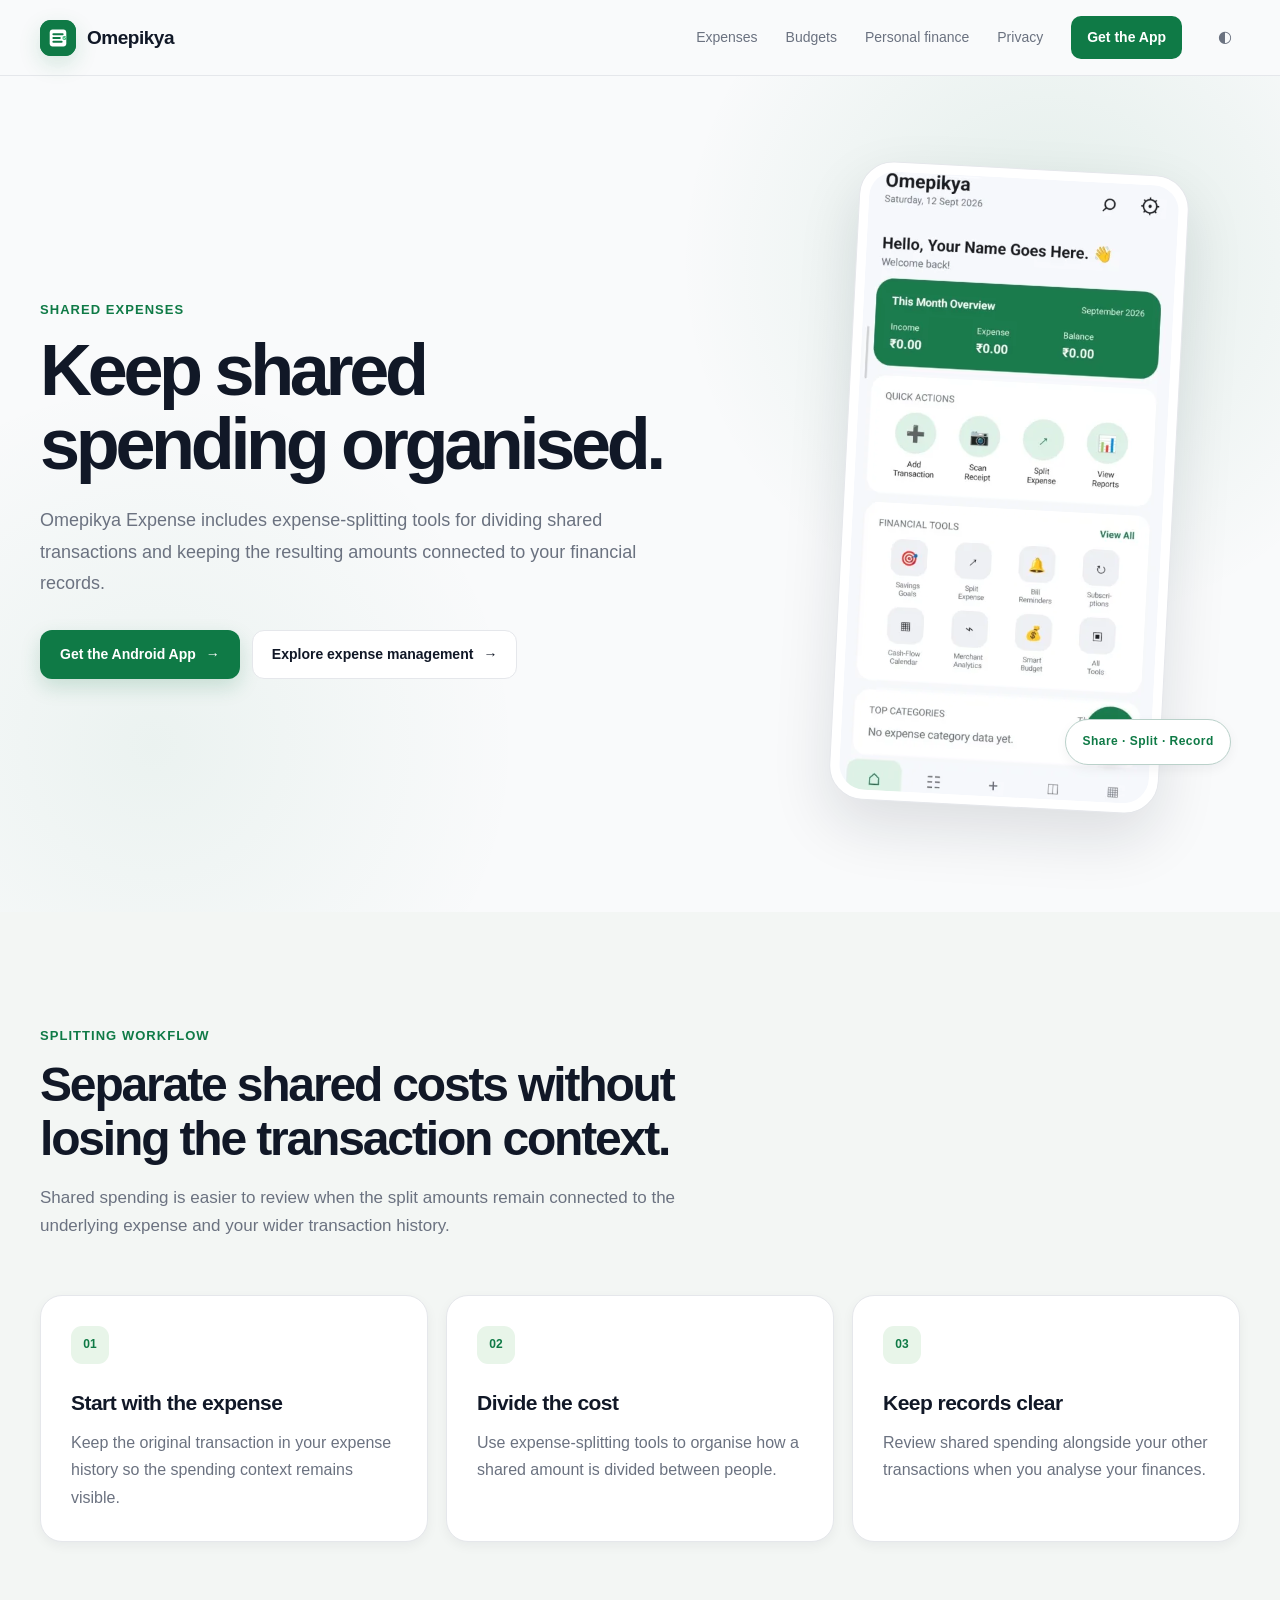
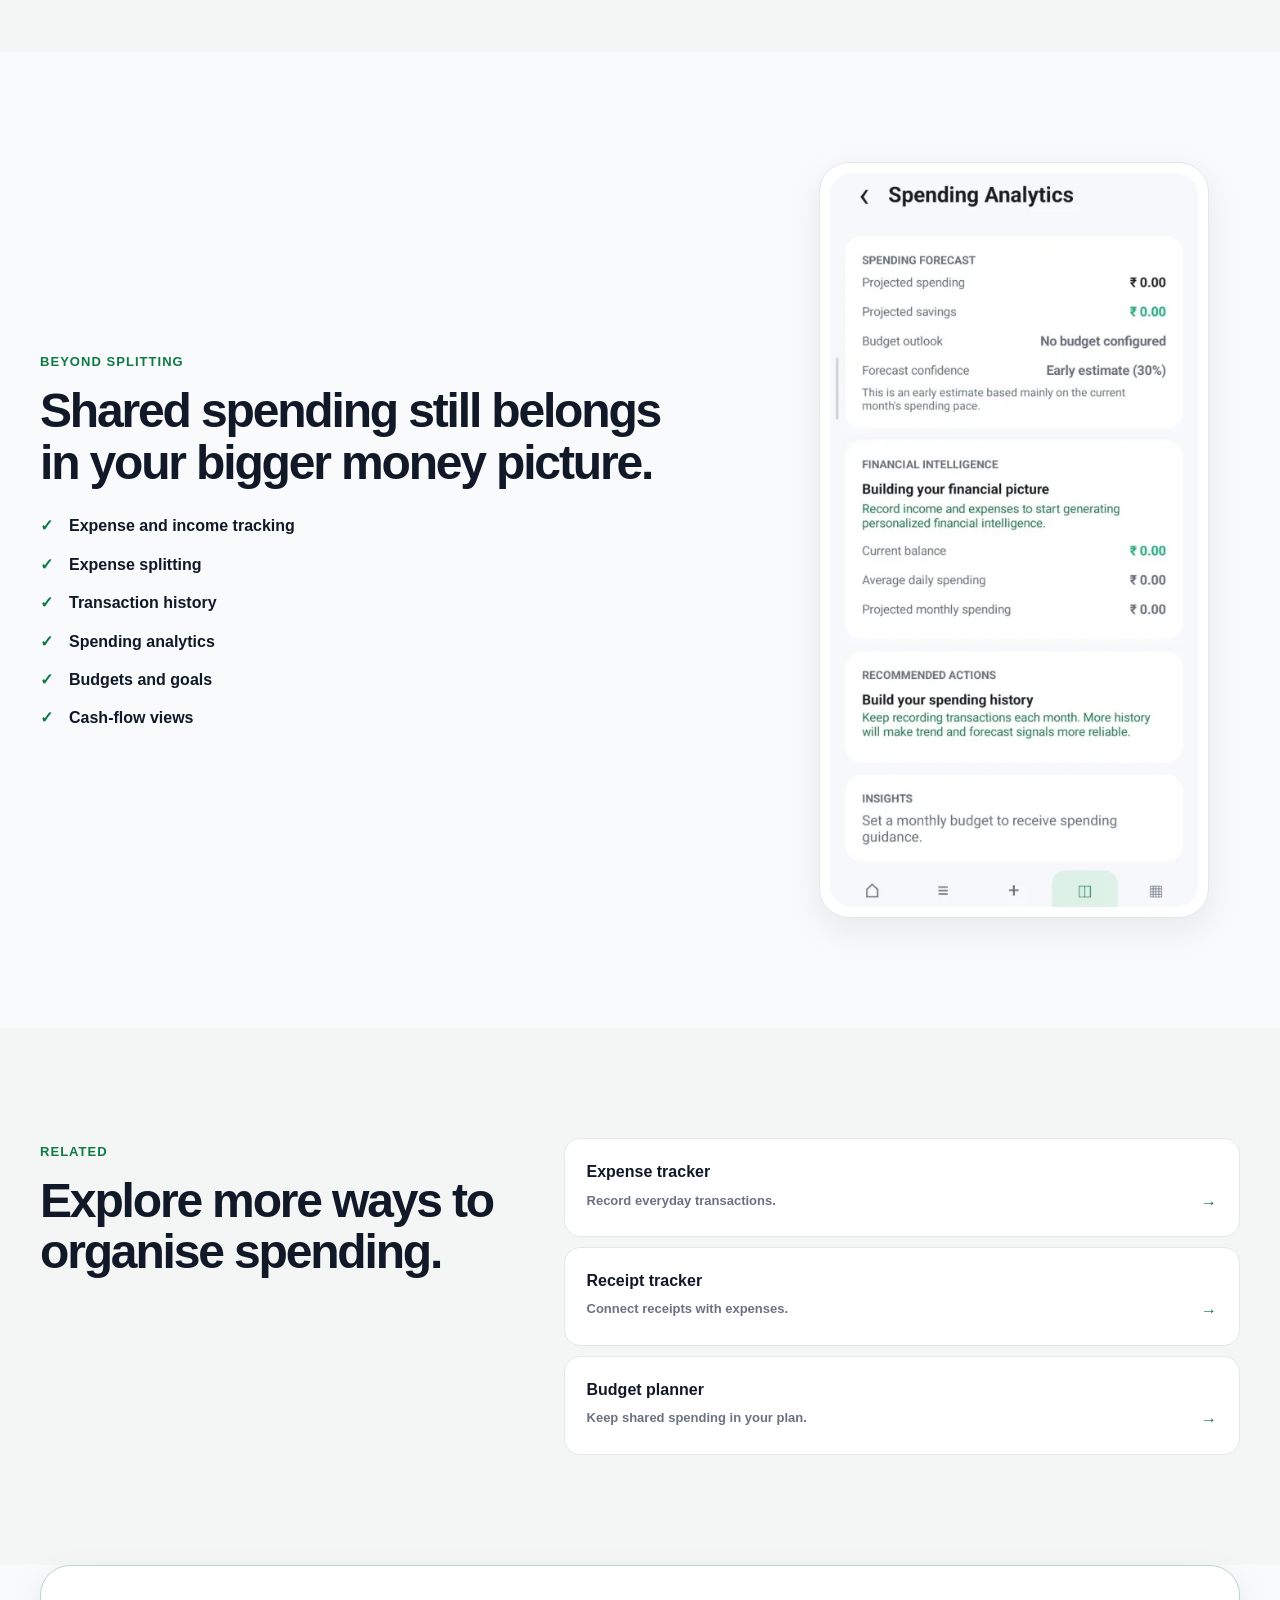
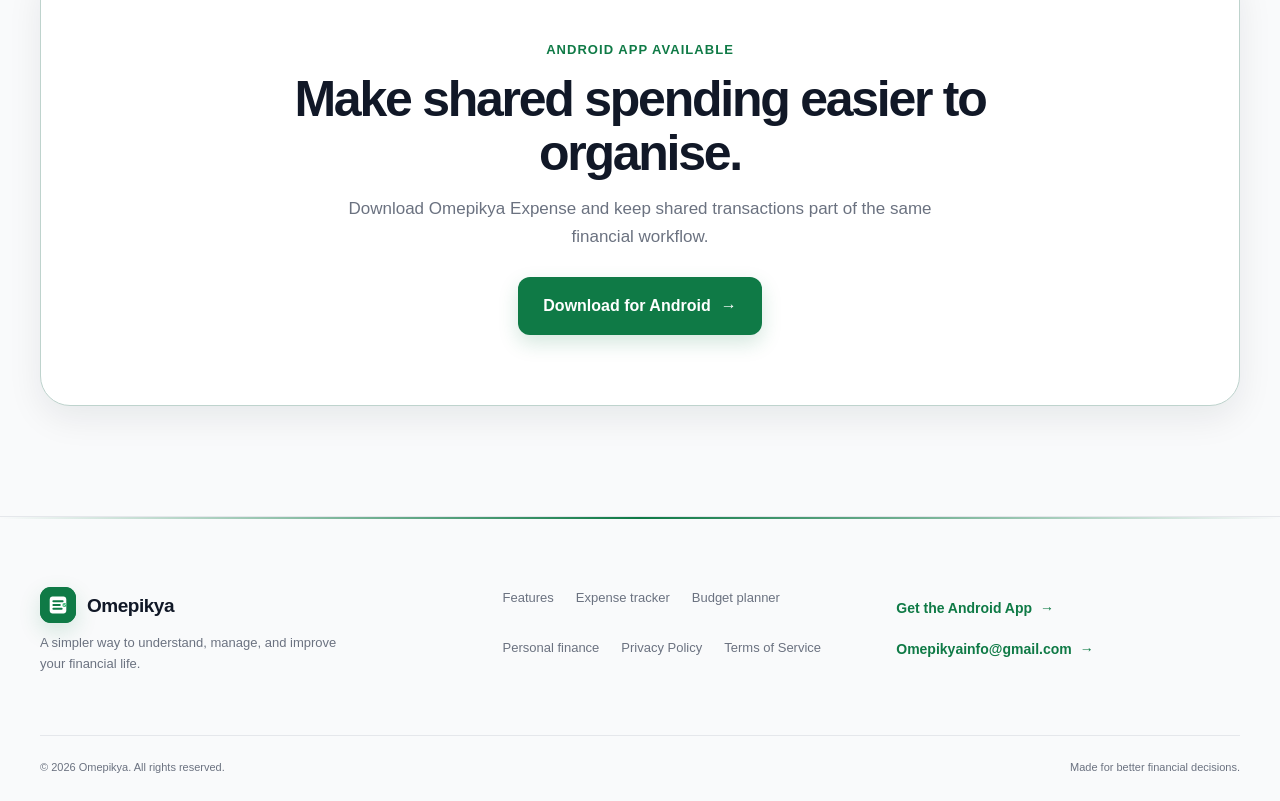
<file: expense-splitter.html>
<!DOCTYPE html>
<html lang="en"><head>
<meta charset="UTF-8"><meta name="viewport" content="width=device-width, initial-scale=1.0">
<meta name="description" content="Organise shared expenses and split transaction amounts between people with Omepikya Expense's expense splitting tools."><meta name="robots" content="index, follow, max-image-preview:large">
<link rel="canonical" href="https://omepikya.in/expense-splitter.html">
<meta name="author" content="Omepikya"><meta name="theme-color" content="#0F7A46">
<meta property="og:title" content="Expense Splitter for Android | Omepikya Expense"><meta property="og:description" content="Keep shared spending organised with an expense splitter workflow inside Omepikya Expense.">
<meta property="og:type" content="website"><meta property="og:site_name" content="Omepikya"><meta property="og:url" content="https://omepikya.in/expense-splitter.html">
<meta property="og:image" content="https://omepikya.in/assets/omepikya-share.png"><meta property="og:image:alt" content="Omepikya Expense app">
<meta name="twitter:card" content="summary_large_image"><meta name="twitter:title" content="Expense Splitter for Android | Omepikya Expense"><meta name="twitter:description" content="Keep shared spending organised with an expense splitter workflow inside Omepikya Expense.">
<meta name="twitter:image" content="https://omepikya.in/assets/omepikya-share.png"><title>Expense Splitter for Android | Omepikya Expense</title>
<link rel="manifest" href="manifest.json"><link rel="icon" href="assets/omepikya-icon.svg" type="image/svg+xml">
<link rel="stylesheet" href="styles.css?v=20260919-4">
<script src="theme-init.js"></script>
</head><body class="seo-page">
<header class="site-header"><div class="header-inner">
<a href="index.html" class="brand"><span class="brand-mark"><img src="assets/omepikya-icon.svg" alt="" aria-hidden="true"></span><span class="brand-name">Omepikya</span></a>
<nav class="desktop-nav"><a href="expense-tracker.html">Expenses</a><a href="budget-planner.html">Budgets</a><a href="personal-finance.html">Personal finance</a><a href="privacy.html">Privacy</a><a href="https://github.com/Omepikya/OmepikyaExpense/releases/download/v1.1.1/app-release.apk" class="nav-download">Get the App</a><button type="button" class="theme-toggle" aria-label="Toggle dark mode">◐</button></nav>
<a class="seo-mobile-home" href="index.html">Home</a></div></header><main><section class="seo-hero section"><div class="container seo-hero-grid"><div><span class="section-eyebrow">Shared expenses</span><h1>Keep shared spending organised.</h1><p>Omepikya Expense includes expense-splitting tools for dividing shared transactions and keeping the resulting amounts connected to your financial records.</p><div class="hero-actions"><a class="btn btn-primary" href="https://github.com/Omepikya/OmepikyaExpense/releases/download/v1.1.1/app-release.apk">Get the Android App <span>→</span></a><a class="btn btn-secondary" href="expense-management.html">Explore expense management <span>→</span></a></div></div><div class="seo-visual"><div class="seo-device"><img src="assets/app-gallery/app-home-450.webp" alt="Omepikya Expense dashboard" loading="eager" decoding="async"></div><div class="seo-visual-note">Share · Split · Record</div></div></div></section>
<section class="section section-soft"><div class="container"><div class="section-heading"><span class="section-eyebrow">Splitting workflow</span><h2>Separate shared costs without losing the transaction context.</h2><p>Shared spending is easier to review when the split amounts remain connected to the underlying expense and your wider transaction history.</p></div><div class="seo-card-grid"><article class="seo-card"><span>01</span><h3>Start with the expense</h3><p>Keep the original transaction in your expense history so the spending context remains visible.</p></article><article class="seo-card"><span>02</span><h3>Divide the cost</h3><p>Use expense-splitting tools to organise how a shared amount is divided between people.</p></article><article class="seo-card"><span>03</span><h3>Keep records clear</h3><p>Review shared spending alongside your other transactions when you analyse your finances.</p></article></div></div></section>
<section class="section"><div class="container seo-split"><div><span class="section-eyebrow">Beyond splitting</span><h2>Shared spending still belongs in your bigger money picture.</h2><ul class="seo-check-list"><li>Expense and income tracking</li><li>Expense splitting</li><li>Transaction history</li><li>Spending analytics</li><li>Budgets and goals</li><li>Cash-flow views</li></ul></div><div class="seo-image-card"><img src="assets/app-gallery/app-analytics-450.webp" alt="Omepikya Expense spending analytics" loading="lazy" decoding="async"></div></div></section>
<section class="section section-soft"><div class="container seo-related"><div><span class="section-eyebrow">Related</span><h2>Explore more ways to organise spending.</h2></div><div class="seo-related-links"><a href="expense-tracker.html"><strong>Expense tracker</strong><span>Record everyday transactions.</span>→</a><a href="receipt-expense-tracker.html"><strong>Receipt tracker</strong><span>Connect receipts with expenses.</span>→</a><a href="budget-planner.html"><strong>Budget planner</strong><span>Keep shared spending in your plan.</span>→</a></div></div></section>
<section class="section seo-cta"><div class="container"><div class="seo-cta-card"><span class="section-eyebrow">Android app available</span><h2>Make shared spending easier to organise.</h2><p>Download Omepikya Expense and keep shared transactions part of the same financial workflow.</p><a class="btn btn-primary btn-large" href="https://github.com/Omepikya/OmepikyaExpense/releases/download/v1.1.1/app-release.apk">Download for Android <span>→</span></a></div></div></section></main><footer class="site-footer"><div class="container footer-grid">
<div><a href="index.html" class="brand footer-brand"><span class="brand-mark"><img src="assets/omepikya-icon.svg" alt="" aria-hidden="true"></span><span class="brand-name">Omepikya</span></a><p>A simpler way to understand, manage, and improve your financial life.</p></div>
<div class="footer-links"><a href="index.html#features">Features</a><a href="expense-tracker.html">Expense tracker</a><a href="budget-planner.html">Budget planner</a><a href="personal-finance.html">Personal finance</a><a href="privacy.html">Privacy Policy</a><a href="terms.html">Terms of Service</a></div>
<div class="footer-contact"><a class="text-link" href="https://github.com/Omepikya/OmepikyaExpense/releases/download/v1.1.1/app-release.apk">Get the Android App <span>→</span></a><a class="text-link" href="mailto:Omepikyainfo@gmail.com">Omepikyainfo@gmail.com <span>→</span></a></div></div>
<div class="container footer-bottom"><span>© 2026 Omepikya. All rights reserved.</span><span>Made for better financial decisions.</span></div></footer>
<script src="script.js?v=20260913-1"></script><script type="application/ld+json">{"@context":"https://schema.org","@graph":[{"@type":"WebSite","@id":"https://omepikya.in/#website","url":"https://omepikya.in/","name":"Omepikya"},{"@type":"WebPage","@id":"https://omepikya.in/expense-splitter.html#page","url":"https://omepikya.in/expense-splitter.html","name":"Expense Splitter for Android | Omepikya Expense","description":"Organise shared expenses and split transaction amounts with Omepikya Expense.","isPartOf":{"@id":"https://omepikya.in/#website"}},{"@type":"SoftwareApplication","@id":"https://omepikya.in/#app","name":"Omepikya Expense","applicationCategory":"FinanceApplication","operatingSystem":"Android","url":"https://omepikya.in/","downloadUrl":"https://github.com/Omepikya/OmepikyaExpense/releases/download/v1.1.1/app-release.apk","offers":{"@type":"Offer","price":"0","priceCurrency":"INR"}}]}</script></body></html>
</file>
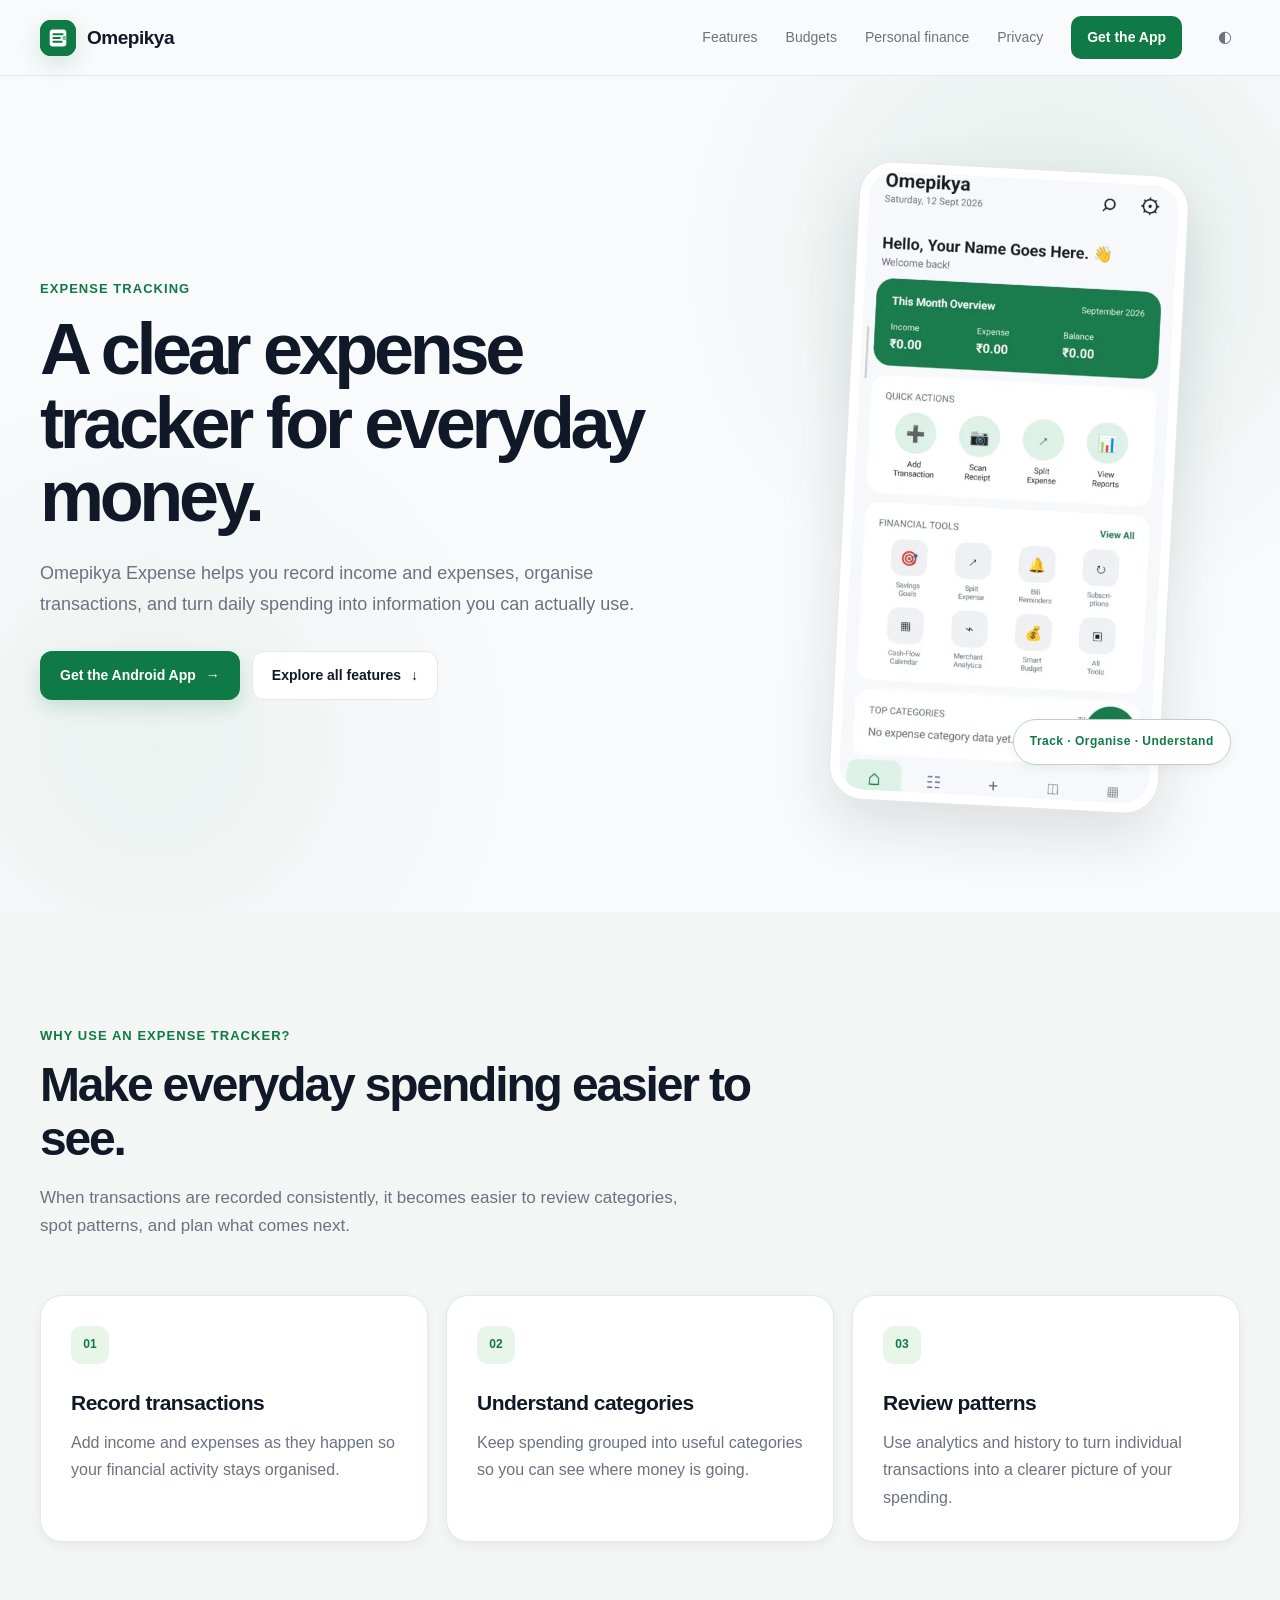
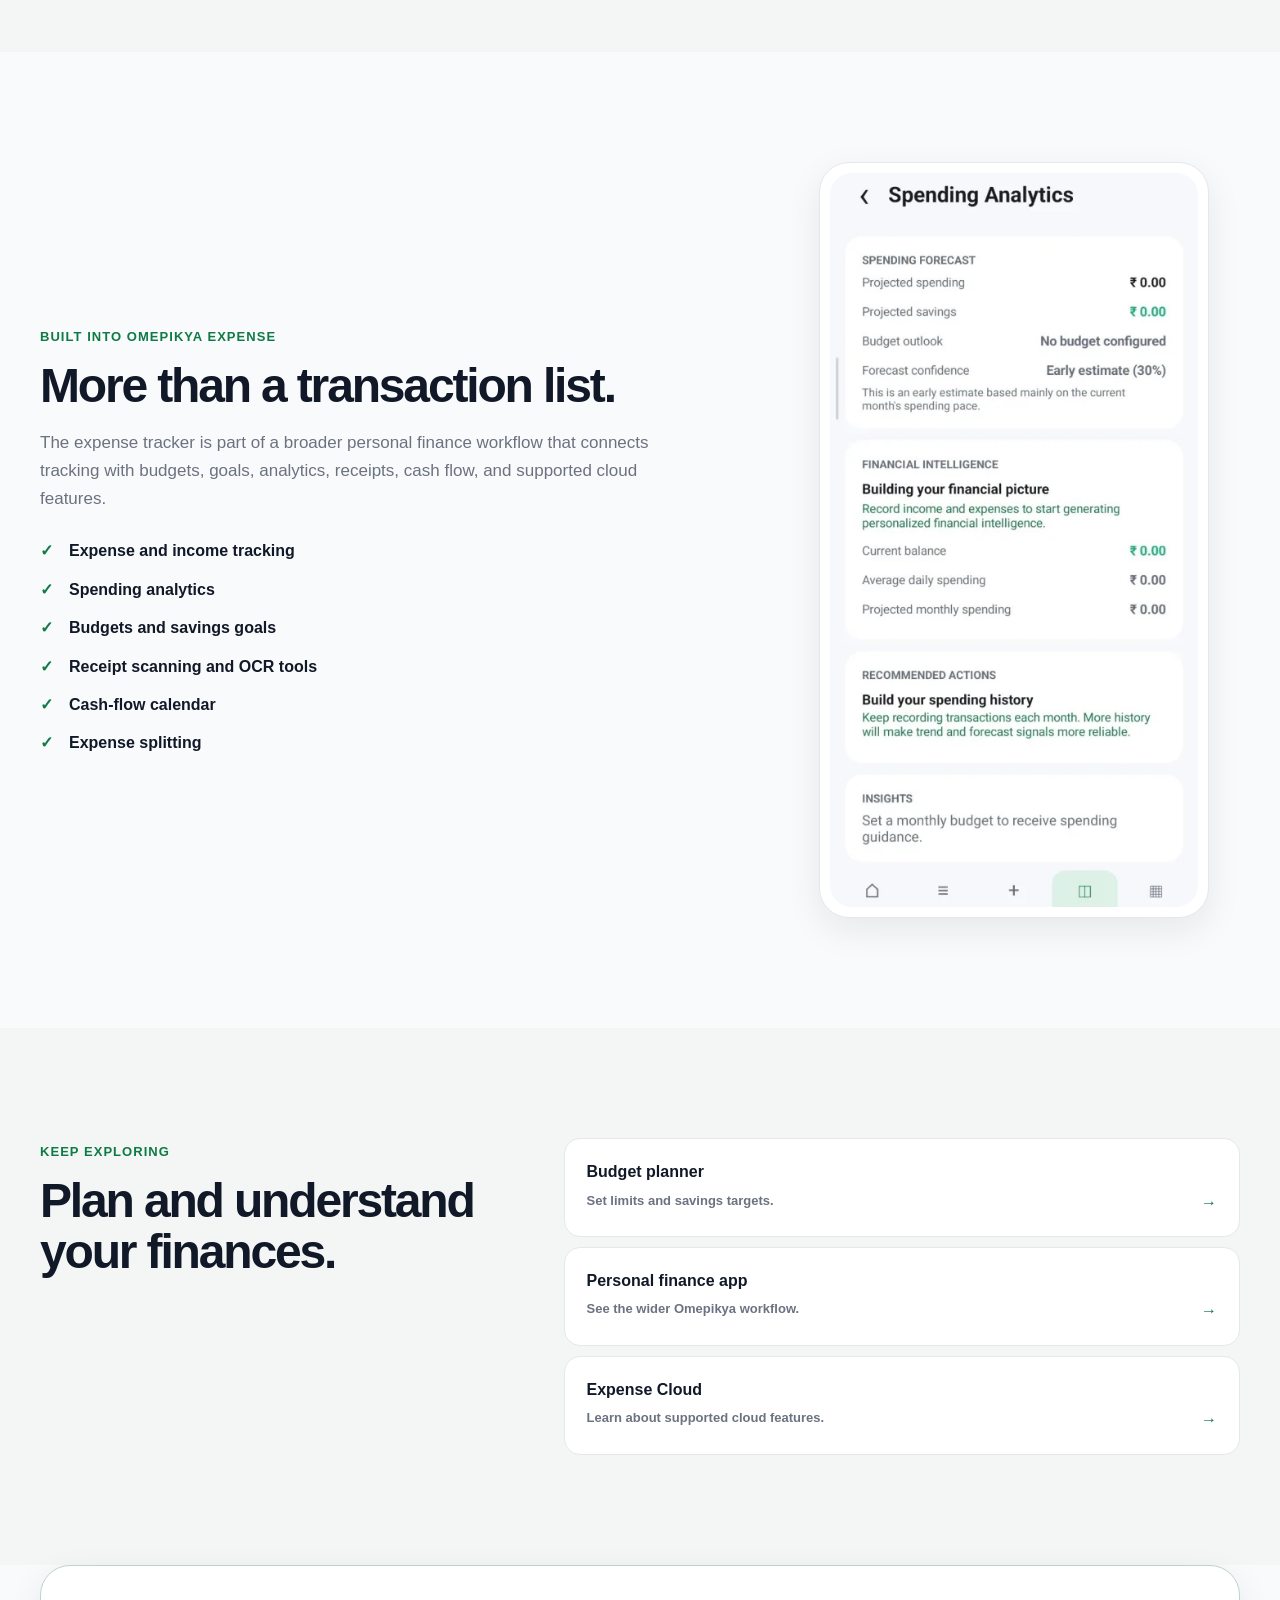
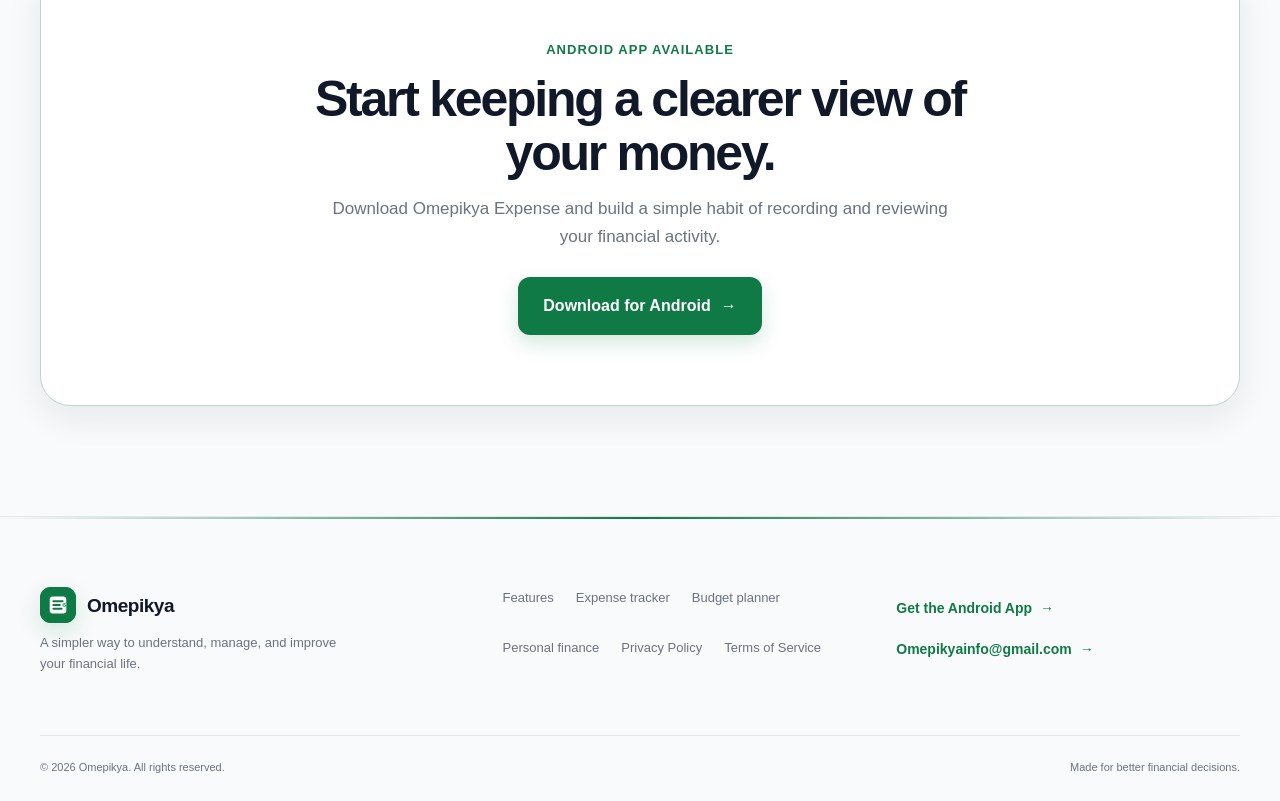
<file: expense-tracker.html>
<!DOCTYPE html>
<html lang="en">
<head>
  <meta charset="UTF-8">
  <meta name="viewport" content="width=device-width, initial-scale=1.0">
  <meta name="description" content="Omepikya Expense is an Android expense tracker for recording income and spending, organising transactions, and understanding where your money goes.">
  <meta name="robots" content="index, follow, max-image-preview:large">
  <link rel="canonical" href="https://omepikya.in/expense-tracker.html">
  <meta name="author" content="Omepikya">
  <meta name="theme-color" content="#0F7A46">
  <meta property="og:title" content="Expense Tracker for Android | Omepikya Expense">
  <meta property="og:description" content="Track expenses, organise transactions, and understand your spending with Omepikya Expense.">
  <meta property="og:type" content="website">
  <meta property="og:site_name" content="Omepikya">
  <meta property="og:url" content="https://omepikya.in/expense-tracker.html">
  <meta property="og:image" content="https://omepikya.in/assets/omepikya-share.png">
  <meta property="og:image:alt" content="Omepikya Expense dashboard">
  <meta name="twitter:card" content="summary_large_image">
  <meta name="twitter:title" content="Expense Tracker for Android | Omepikya Expense">
  <meta name="twitter:description" content="Track expenses and understand your spending with Omepikya Expense.">
  <meta name="twitter:image" content="https://omepikya.in/assets/omepikya-share.png">
  <title>Expense Tracker for Android | Omepikya Expense</title>
  <link rel="manifest" href="manifest.json">
  <link rel="icon" href="assets/omepikya-icon.svg" type="image/svg+xml">
  <link rel="stylesheet" href="styles.css?v=20260919-4">
  <script src="theme-init.js"></script>
</head>
<body class="seo-page">
<header class="site-header">
  <div class="header-inner">
    <a href="index.html" class="brand"><span class="brand-mark"><img src="assets/omepikya-icon.svg" alt="" aria-hidden="true"></span><span class="brand-name">Omepikya</span></a>
    <nav class="desktop-nav">
      <a href="index.html#features">Features</a>
      <a href="budget-planner.html">Budgets</a>
      <a href="personal-finance.html">Personal finance</a>
      <a href="privacy.html">Privacy</a>
      <a href="https://github.com/Omepikya/OmepikyaExpense/releases/download/v1.1.1/app-release.apk" class="nav-download">Get the App</a>
      <button type="button" class="theme-toggle" aria-label="Toggle dark mode">◐</button>
    </nav>
    <a class="seo-mobile-home" href="index.html">Home</a>
  </div>
</header>

<main>
<section class="seo-hero section">
  <div class="container seo-hero-grid">
    <div>
      <span class="section-eyebrow">Expense tracking</span>
      <h1>A clear expense tracker for everyday money.</h1>
      <p>Omepikya Expense helps you record income and expenses, organise transactions, and turn daily spending into information you can actually use.</p>
      <div class="hero-actions">
        <a class="btn btn-primary" href="https://github.com/Omepikya/OmepikyaExpense/releases/download/v1.1.1/app-release.apk">Get the Android App <span>→</span></a>
        <a class="btn btn-secondary" href="index.html#features">Explore all features <span>↓</span></a>
      </div>
    </div>
    <div class="seo-visual">
      <div class="seo-device"><img src="assets/app-gallery/app-home-450.webp" alt="Omepikya Expense home dashboard showing expense tracking" loading="eager" decoding="async"></div>
      <div class="seo-visual-note">Track · Organise · Understand</div>
    </div>
  </div>
</section>

<section class="section section-soft">
  <div class="container">
    <div class="section-heading">
      <span class="section-eyebrow">Why use an expense tracker?</span>
      <h2>Make everyday spending easier to see.</h2>
      <p>When transactions are recorded consistently, it becomes easier to review categories, spot patterns, and plan what comes next.</p>
    </div>
    <div class="seo-card-grid">
      <article class="seo-card"><span>01</span><h3>Record transactions</h3><p>Add income and expenses as they happen so your financial activity stays organised.</p></article>
      <article class="seo-card"><span>02</span><h3>Understand categories</h3><p>Keep spending grouped into useful categories so you can see where money is going.</p></article>
      <article class="seo-card"><span>03</span><h3>Review patterns</h3><p>Use analytics and history to turn individual transactions into a clearer picture of your spending.</p></article>
    </div>
  </div>
</section>

<section class="section">
  <div class="container seo-split">
    <div>
      <span class="section-eyebrow">Built into Omepikya Expense</span>
      <h2>More than a transaction list.</h2>
      <p>The expense tracker is part of a broader personal finance workflow that connects tracking with budgets, goals, analytics, receipts, cash flow, and supported cloud features.</p>
      <ul class="seo-check-list">
        <li>Expense and income tracking</li>
        <li>Spending analytics</li>
        <li>Budgets and savings goals</li>
        <li>Receipt scanning and OCR tools</li>
        <li>Cash-flow calendar</li>
        <li>Expense splitting</li>
      </ul>
    </div>
    <div class="seo-image-card"><img src="assets/app-gallery/app-analytics-450.webp" alt="Omepikya Expense spending analytics screen" loading="lazy" decoding="async"></div>
  </div>
</section>

<section class="section section-soft">
  <div class="container seo-related">
    <div><span class="section-eyebrow">Keep exploring</span><h2>Plan and understand your finances.</h2></div>
    <div class="seo-related-links">
      <a href="budget-planner.html"><strong>Budget planner</strong><span>Set limits and savings targets.</span>→</a>
      <a href="personal-finance.html"><strong>Personal finance app</strong><span>See the wider Omepikya workflow.</span>→</a>
      <a href="index.html#cloud"><strong>Expense Cloud</strong><span>Learn about supported cloud features.</span>→</a>
    </div>
  </div>
</section>

<section class="section seo-cta">
  <div class="container">
    <div class="seo-cta-card">
      <span class="section-eyebrow">Android app available</span>
      <h2>Start keeping a clearer view of your money.</h2>
      <p>Download Omepikya Expense and build a simple habit of recording and reviewing your financial activity.</p>
      <a class="btn btn-primary btn-large" href="https://github.com/Omepikya/OmepikyaExpense/releases/download/v1.1.1/app-release.apk">Download for Android <span>→</span></a>
    </div>
  </div>
</section>
</main>

<footer class="site-footer">
  <div class="container footer-grid">
    <div><a href="index.html" class="brand footer-brand"><span class="brand-mark"><img src="assets/omepikya-icon.svg" alt="" aria-hidden="true"></span><span class="brand-name">Omepikya</span></a><p>A simpler way to understand, manage, and improve your financial life.</p></div>
    <div class="footer-links"><a href="index.html#features">Features</a><a href="expense-tracker.html">Expense tracker</a><a href="budget-planner.html">Budget planner</a><a href="personal-finance.html">Personal finance</a><a href="privacy.html">Privacy Policy</a><a href="terms.html">Terms of Service</a></div>
    <div class="footer-contact"><a class="text-link" href="https://github.com/Omepikya/OmepikyaExpense/releases/download/v1.1.1/app-release.apk">Get the Android App <span>→</span></a><a class="text-link" href="mailto:Omepikyainfo@gmail.com">Omepikyainfo@gmail.com <span>→</span></a></div>
  </div>
  <div class="container footer-bottom"><span>© 2026 Omepikya. All rights reserved.</span><span>Made for better financial decisions.</span></div>
</footer>

<script src="script.js?v=20260913-1"></script>
<script type="application/ld+json">
{
  "@context":"https://schema.org",
  "@graph":[
    {"@type":"WebSite","@id":"https://omepikya.in/#website","url":"https://omepikya.in/","name":"Omepikya"},
    {"@type":"Organization","@id":"https://omepikya.in/#organization","name":"Omepikya","url":"https://omepikya.in/","logo":"https://omepikya.in/assets/omepikya-icon.svg","sameAs":["https://github.com/Omepikya/omepikya.github.io","https://www.instagram.com/omepikya/"]},
    {"@type":"SoftwareApplication","@id":"https://omepikya.in/#app","name":"Omepikya Expense","applicationCategory":"FinanceApplication","operatingSystem":"Android","url":"https://omepikya.in/","downloadUrl":"https://github.com/Omepikya/OmepikyaExpense/releases/download/v1.1.1/app-release.apk","image":"https://omepikya.in/assets/omepikya-share.png","screenshot":"https://omepikya.in/assets/app-gallery/app-home.jpg","description":"Personal finance and expense tracking application for managing expenses, understanding spending, and making better financial decisions.","author":{"@id":"https://omepikya.in/#organization"},"offers":{"@type":"Offer","price":"0","priceCurrency":"INR"}}
  ]
}
</script>
</body>
</html>
</file>
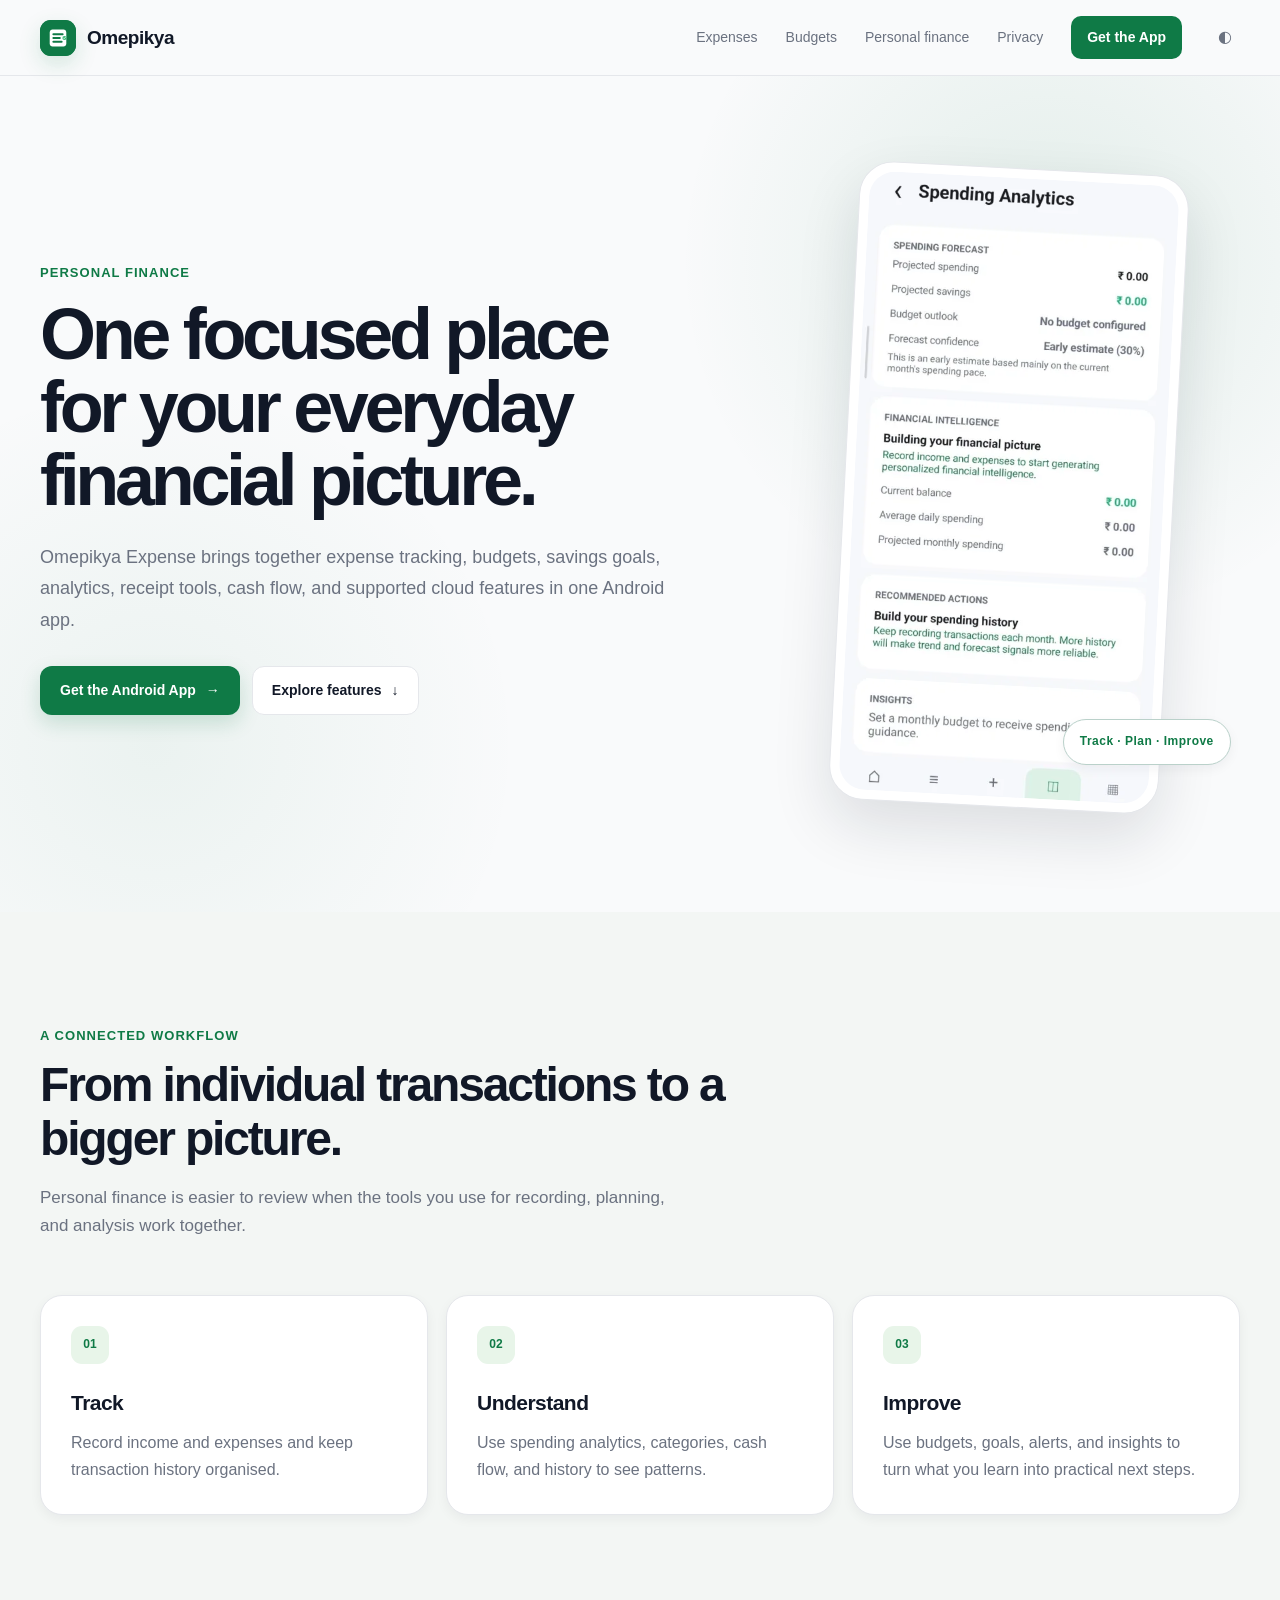
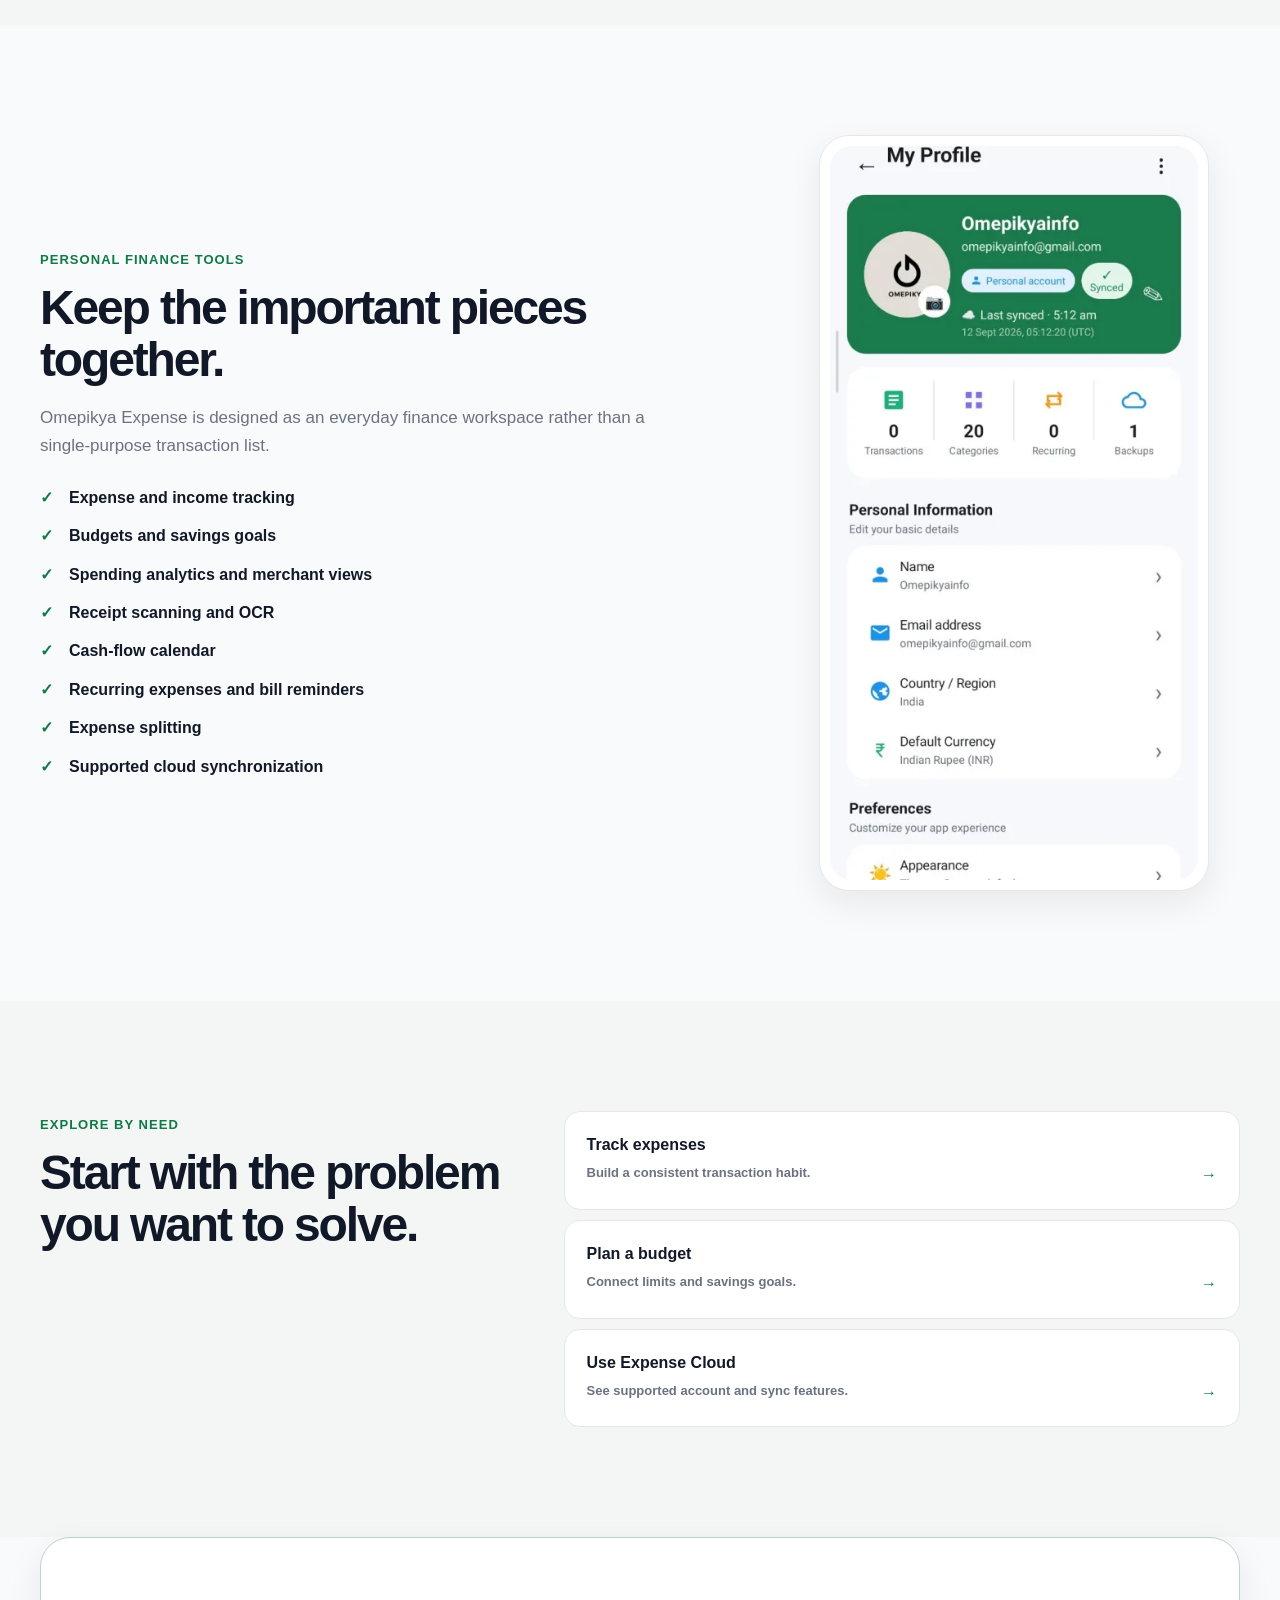
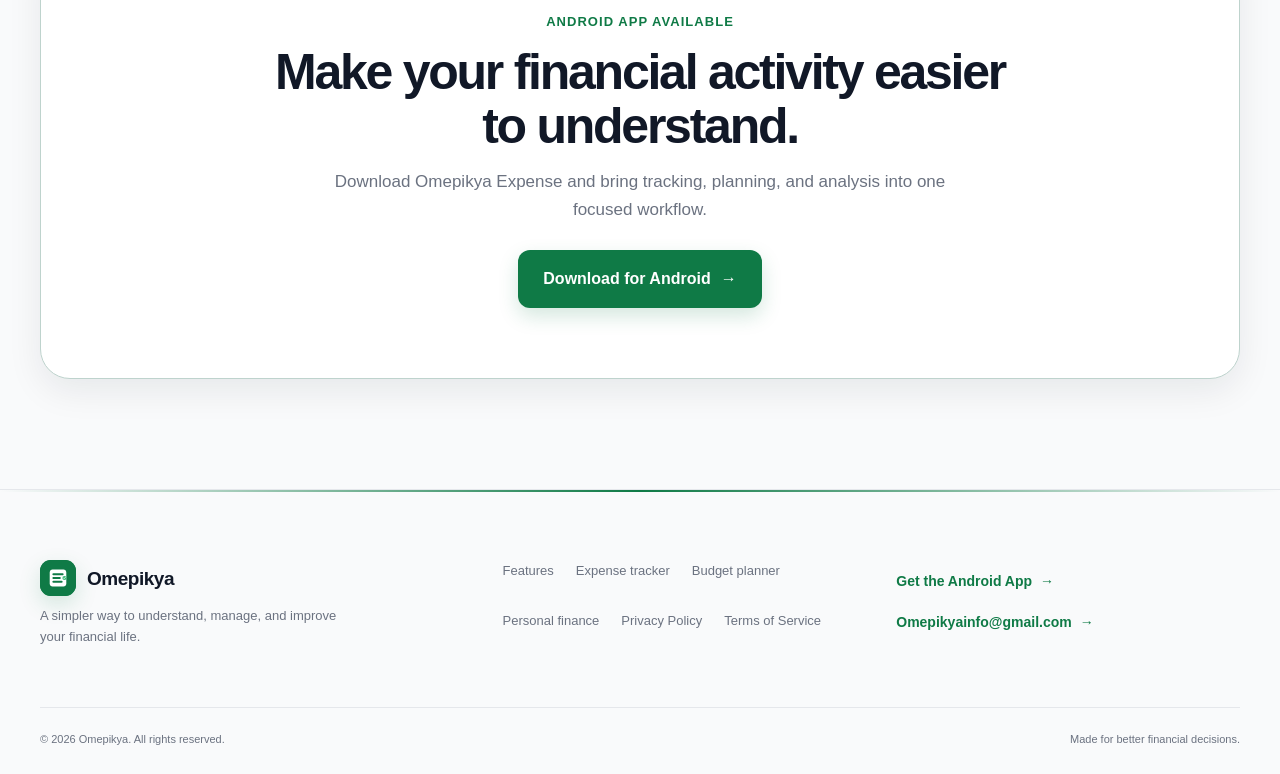
<file: personal-finance.html>
<!DOCTYPE html>
<html lang="en">
<head>
  <meta charset="UTF-8">
  <meta name="viewport" content="width=device-width, initial-scale=1.0">
  <meta name="description" content="Omepikya Expense is a personal finance app for Android that brings expense tracking, budgets, savings goals, analytics, receipts, and cash-flow tools together.">
  <meta name="robots" content="index, follow, max-image-preview:large">
  <link rel="canonical" href="https://omepikya.in/personal-finance.html">
  <meta name="author" content="Omepikya">
  <meta name="theme-color" content="#0F7A46">
  <meta property="og:title" content="Personal Finance App for Android | Omepikya Expense">
  <meta property="og:description" content="Track spending, plan budgets, review analytics, and manage your personal finances with Omepikya Expense.">
  <meta property="og:type" content="website">
  <meta property="og:site_name" content="Omepikya">
  <meta property="og:url" content="https://omepikya.in/personal-finance.html">
  <meta property="og:image" content="https://omepikya.in/assets/omepikya-share.png">
  <meta name="twitter:card" content="summary_large_image">
  <meta name="twitter:title" content="Personal Finance App for Android | Omepikya Expense">
  <meta name="twitter:description" content="A focused personal finance workflow from Omepikya.">
  <meta name="twitter:image" content="https://omepikya.in/assets/omepikya-share.png">
  <title>Personal Finance App for Android | Omepikya Expense</title>
  <link rel="manifest" href="manifest.json">
  <link rel="icon" href="assets/omepikya-icon.svg" type="image/svg+xml">
  <link rel="stylesheet" href="styles.css?v=20260919-4">
  <script src="theme-init.js"></script>
</head>
<body class="seo-page">
<header class="site-header"><div class="header-inner">
  <a href="index.html" class="brand"><span class="brand-mark"><img src="assets/omepikya-icon.svg" alt="" aria-hidden="true"></span><span class="brand-name">Omepikya</span></a>
  <nav class="desktop-nav"><a href="expense-tracker.html">Expenses</a><a href="budget-planner.html">Budgets</a><a href="personal-finance.html">Personal finance</a><a href="privacy.html">Privacy</a><a href="https://github.com/Omepikya/OmepikyaExpense/releases/download/v1.1.1/app-release.apk" class="nav-download">Get the App</a><button type="button" class="theme-toggle" aria-label="Toggle dark mode">◐</button></nav>
  <a class="seo-mobile-home" href="index.html">Home</a>
</div></header>
<main>
<section class="seo-hero section"><div class="container seo-hero-grid">
  <div><span class="section-eyebrow">Personal finance</span><h1>One focused place for your everyday financial picture.</h1><p>Omepikya Expense brings together expense tracking, budgets, savings goals, analytics, receipt tools, cash flow, and supported cloud features in one Android app.</p><div class="hero-actions"><a class="btn btn-primary" href="https://github.com/Omepikya/OmepikyaExpense/releases/download/v1.1.1/app-release.apk">Get the Android App <span>→</span></a><a class="btn btn-secondary" href="index.html#features">Explore features <span>↓</span></a></div></div>
  <div class="seo-visual"><div class="seo-device"><img src="assets/app-gallery/app-analytics-450.webp" alt="Omepikya Expense personal finance analytics screen" loading="eager" decoding="async"></div><div class="seo-visual-note">Track · Plan · Improve</div></div>
</div></section>

<section class="section section-soft"><div class="container"><div class="section-heading"><span class="section-eyebrow">A connected workflow</span><h2>From individual transactions to a bigger picture.</h2><p>Personal finance is easier to review when the tools you use for recording, planning, and analysis work together.</p></div><div class="seo-card-grid">
<article class="seo-card"><span>01</span><h3>Track</h3><p>Record income and expenses and keep transaction history organised.</p></article>
<article class="seo-card"><span>02</span><h3>Understand</h3><p>Use spending analytics, categories, cash flow, and history to see patterns.</p></article>
<article class="seo-card"><span>03</span><h3>Improve</h3><p>Use budgets, goals, alerts, and insights to turn what you learn into practical next steps.</p></article>
</div></div></section>

<section class="section"><div class="container seo-split"><div><span class="section-eyebrow">Personal finance tools</span><h2>Keep the important pieces together.</h2><p>Omepikya Expense is designed as an everyday finance workspace rather than a single-purpose transaction list.</p><ul class="seo-check-list"><li>Expense and income tracking</li><li>Budgets and savings goals</li><li>Spending analytics and merchant views</li><li>Receipt scanning and OCR</li><li>Cash-flow calendar</li><li>Recurring expenses and bill reminders</li><li>Expense splitting</li><li>Supported cloud synchronization</li></ul></div><div class="seo-image-card"><img src="assets/app-gallery/app-profile-450.webp" alt="Omepikya Expense profile and account screen" loading="lazy" decoding="async"></div></div></section>

<section class="section section-soft"><div class="container seo-related"><div><span class="section-eyebrow">Explore by need</span><h2>Start with the problem you want to solve.</h2></div><div class="seo-related-links"><a href="expense-tracker.html"><strong>Track expenses</strong><span>Build a consistent transaction habit.</span>→</a><a href="budget-planner.html"><strong>Plan a budget</strong><span>Connect limits and savings goals.</span>→</a><a href="index.html#cloud"><strong>Use Expense Cloud</strong><span>See supported account and sync features.</span>→</a></div></div></section>

<section class="section seo-cta"><div class="container"><div class="seo-cta-card"><span class="section-eyebrow">Android app available</span><h2>Make your financial activity easier to understand.</h2><p>Download Omepikya Expense and bring tracking, planning, and analysis into one focused workflow.</p><a class="btn btn-primary btn-large" href="https://github.com/Omepikya/OmepikyaExpense/releases/download/v1.1.1/app-release.apk">Download for Android <span>→</span></a></div></div></section>
</main>
<footer class="site-footer"><div class="container footer-grid"><div><a href="index.html" class="brand footer-brand"><span class="brand-mark"><img src="assets/omepikya-icon.svg" alt="" aria-hidden="true"></span><span class="brand-name">Omepikya</span></a><p>A simpler way to understand, manage, and improve your financial life.</p></div><div class="footer-links"><a href="index.html#features">Features</a><a href="expense-tracker.html">Expense tracker</a><a href="budget-planner.html">Budget planner</a><a href="personal-finance.html">Personal finance</a><a href="privacy.html">Privacy Policy</a><a href="terms.html">Terms of Service</a></div><div class="footer-contact"><a class="text-link" href="https://github.com/Omepikya/OmepikyaExpense/releases/download/v1.1.1/app-release.apk">Get the Android App <span>→</span></a><a class="text-link" href="mailto:Omepikyainfo@gmail.com">Omepikyainfo@gmail.com <span>→</span></a></div></div><div class="container footer-bottom"><span>© 2026 Omepikya. All rights reserved.</span><span>Made for better financial decisions.</span></div></footer>
<script src="script.js?v=20260913-1"></script>
<script type="application/ld+json">
{"@context":"https://schema.org","@graph":[{"@type":"WebSite","@id":"https://omepikya.in/#website","url":"https://omepikya.in/","name":"Omepikya"},{"@type":"WebPage","@id":"https://omepikya.in/personal-finance.html#page","url":"https://omepikya.in/personal-finance.html","name":"Personal Finance App for Android | Omepikya Expense","description":"Track spending, plan budgets, review analytics, and manage personal finances with Omepikya Expense.","isPartOf":{"@id":"https://omepikya.in/#website"}},{"@type":"SoftwareApplication","@id":"https://omepikya.in/#app","name":"Omepikya Expense","applicationCategory":"FinanceApplication","operatingSystem":"Android","url":"https://omepikya.in/","downloadUrl":"https://github.com/Omepikya/OmepikyaExpense/releases/download/v1.1.1/app-release.apk","offers":{"@type":"Offer","price":"0","priceCurrency":"INR"}}]}
</script>
</body>
</html>
</file>
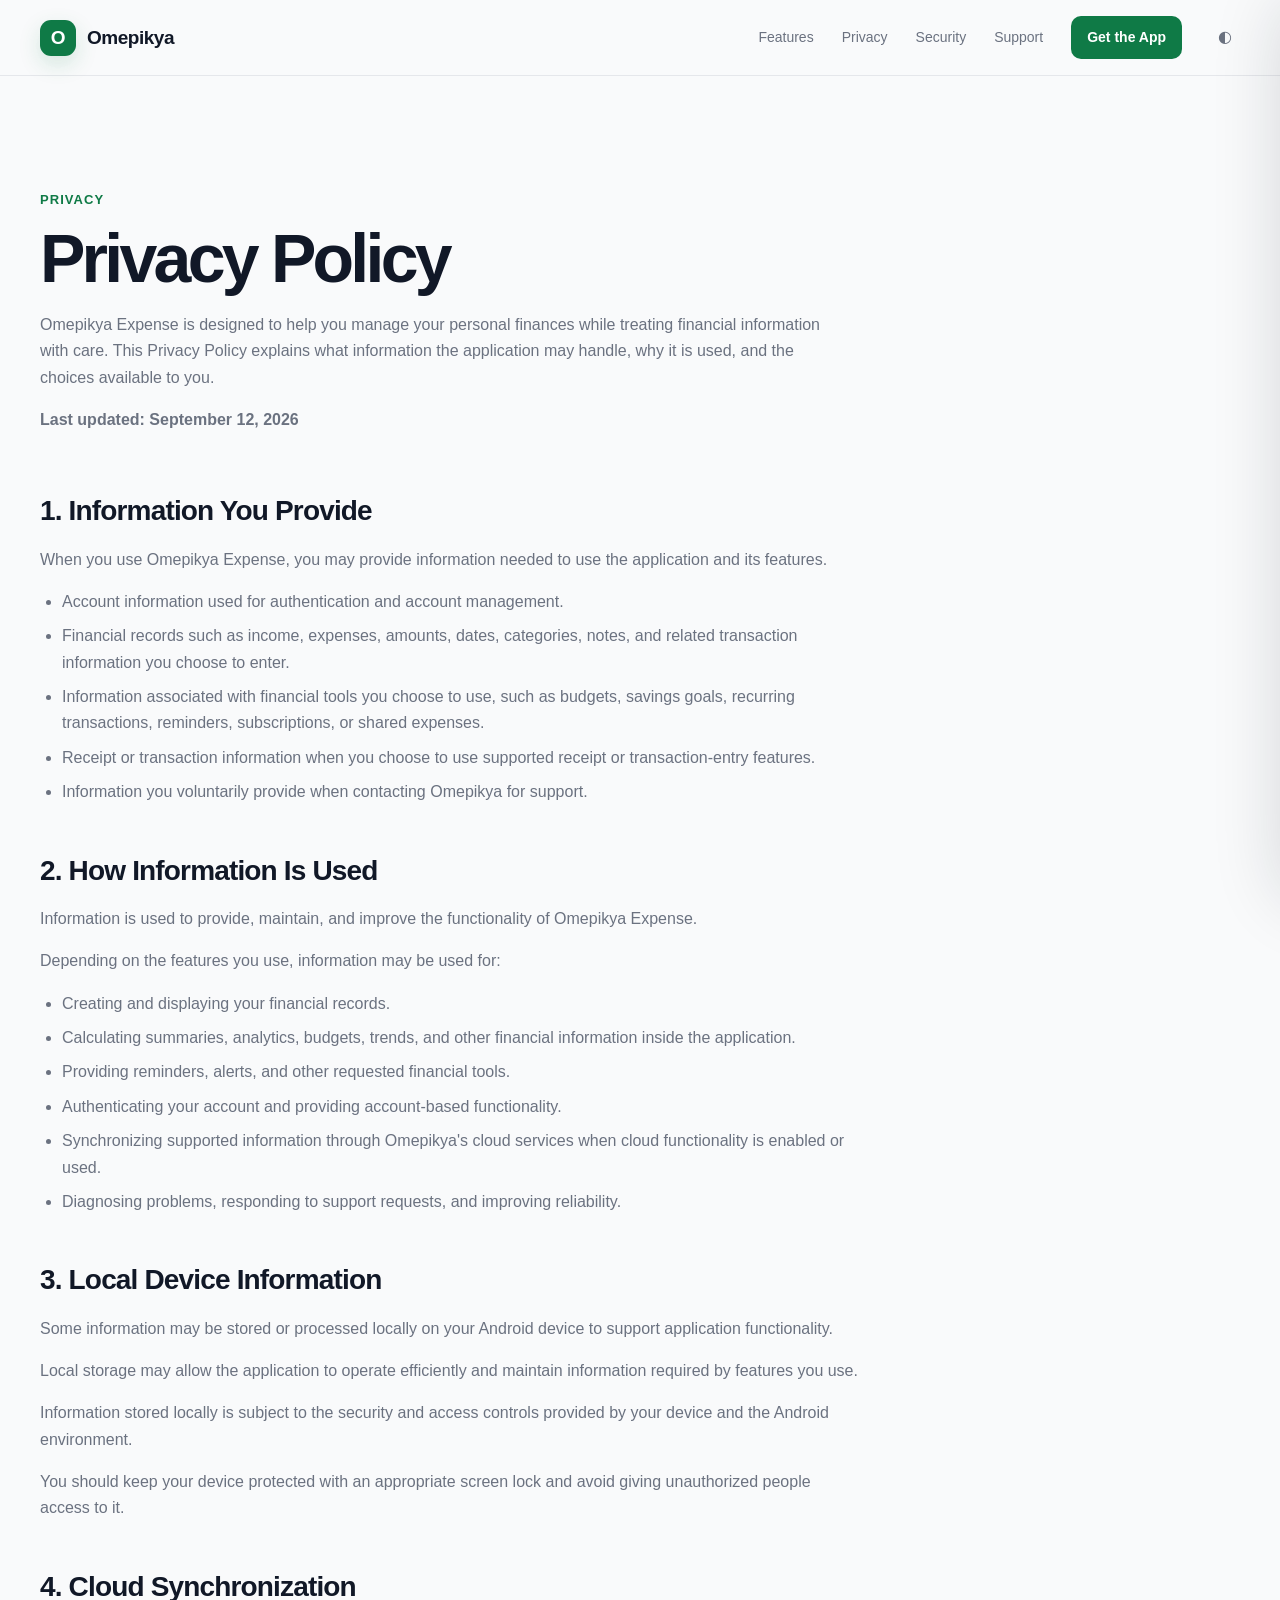
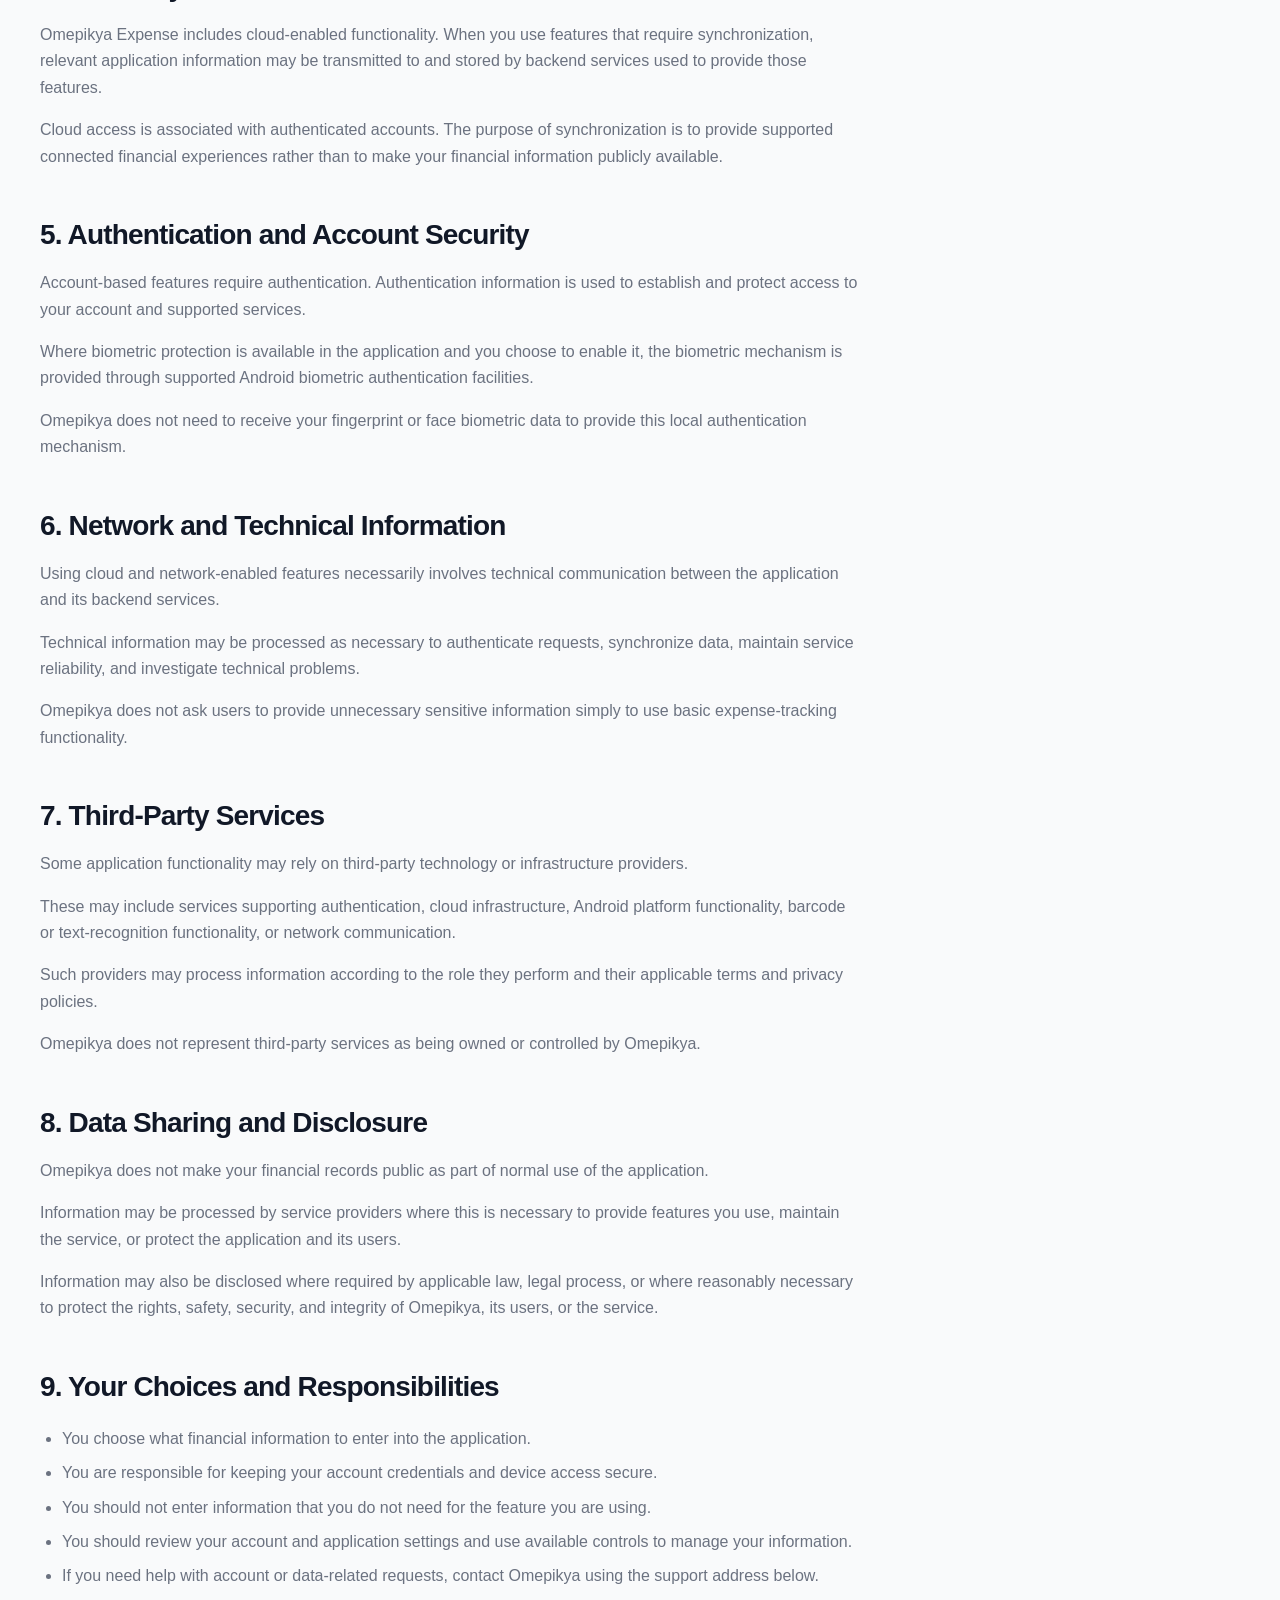
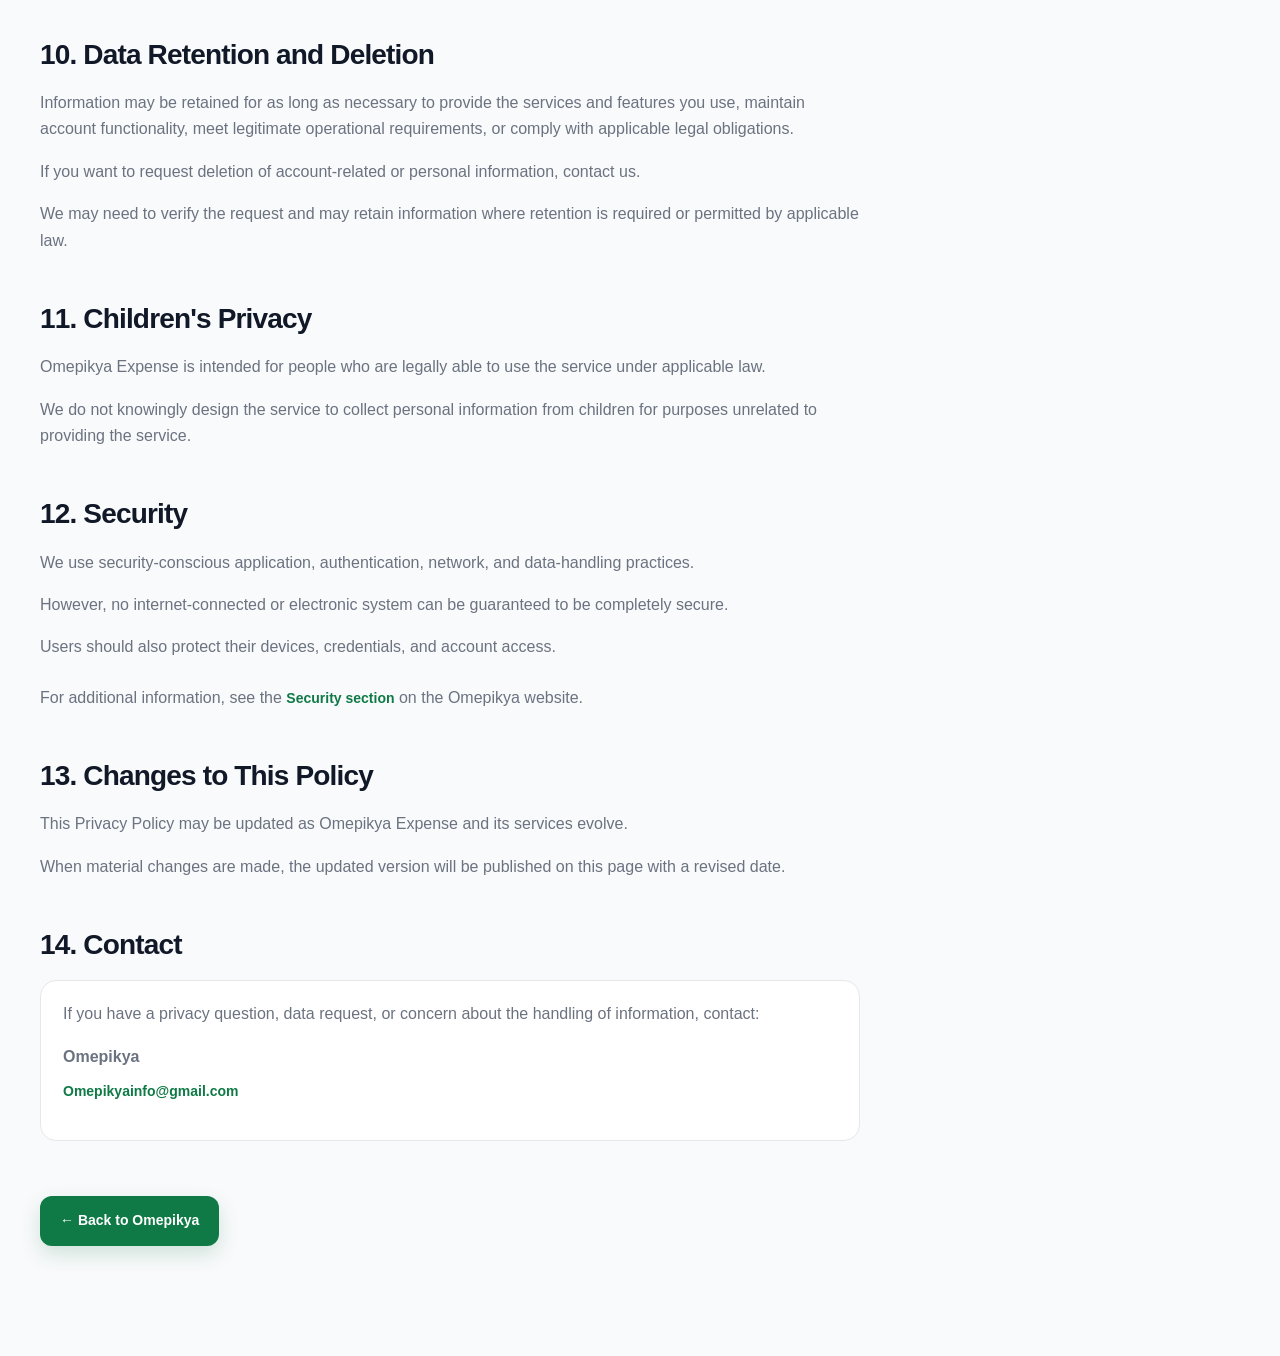
<file: privacy.html>
<!DOCTYPE html>
<html lang="en">
<head>
<script src="theme-init.js"></script>
  <meta charset="UTF-8">
  <meta name="viewport" content="width=device-width, initial-scale=1.0">

  <meta
    name="description"
    content="Omepikya Expense Privacy Policy — how information is handled when you use Omepikya Expense."
  >

  <meta name="theme-color" content="#0F7A46">

  <title>Privacy Policy — Omepikya Expense</title>
  <link rel="canonical" href="https://omepikya.in/privacy.html">
  <meta property="og:title" content="Privacy Policy — Omepikya Expense">
  <meta property="og:description" content="Omepikya Expense Privacy Policy — how information is handled when you use the application and services.">
  <meta property="og:type" content="website">
  <meta property="og:site_name" content="Omepikya">
  <meta property="og:url" content="https://omepikya.in/privacy.html">
  <meta property="og:image" content="https://omepikya.in/assets/omepikya-share.png">
  <meta property="og:image:alt" content="Omepikya Expense app dashboard">
  <meta name="twitter:card" content="summary_large_image">
  <meta name="twitter:title" content="Privacy Policy — Omepikya Expense">
  <meta name="twitter:description" content="Omepikya Expense Privacy Policy — how information is handled when you use the application and services.">
  <meta name="twitter:image" content="https://omepikya.in/assets/omepikya-share.png">
  <meta name="twitter:image:alt" content="Omepikya Expense app dashboard">

  <link rel="stylesheet" href="styles.css?v=20260919-1">
  <link rel="icon" href="assets/omepikya-icon.svg" type="image/svg+xml">

  </head>

<body>

<header class="site-header">
  <div class="header-inner">

    <a href="index.html#home" class="brand">
      <span class="brand-mark">O</span>
      <span class="brand-name">Omepikya</span>
    </a>

    <nav class="desktop-nav">
      <a href="index.html#features">Features</a>
      <a href="index.html#privacy">Privacy</a>
      <a href="index.html#security">Security</a>
      <a href="index.html#support">Support</a>

      <a href="index.html#download" class="nav-download">
        Get the App
      </a>

      <button
        type="button"
        class="theme-toggle"
        aria-label="Toggle dark mode"
      >
        ◐
      </button>
    </nav>

    <button
      type="button"
      class="menu-toggle"
      aria-label="Open menu"
      aria-expanded="false"
    >
      <span></span>
      <span></span>
      <span></span>
    </button>

  </div>
</header>

<div class="mobile-overlay"></div>



<!-- =========================================================
     MOBILE MENU
========================================================= -->

<aside class="mobile-menu">


  <!-- MENU HEADER -->

  <div class="mobile-menu-header">

    <span class="mobile-menu-title">
      Menu
    </span>

    <button
      type="button"
      class="menu-close"
      aria-label="Close menu"
    >
      ×
    </button>

  </div>



  <!-- =======================================================
       MAIN MOBILE NAVIGATION
  ======================================================== -->

  <nav class="mobile-main-nav">


    <!-- HOME -->

    <a href="index.html#home">

      <span class="mobile-nav-icon">

        <svg
          viewBox="0 0 24 24"
          aria-hidden="true"
        >

          <path
            d="M3 10.5L12 3l9 7.5"
          />

          <path
            d="M5 9.5V21h14V9.5"
          />

          <path
            d="M9 21v-6h6v6"
          />

        </svg>

      </span>


      <span class="mobile-nav-label">
        Home
      </span>


      <span class="mobile-nav-arrow">
        ›
      </span>

    </a>



    <!-- FEATURES -->

    <a href="index.html#features">

      <span class="mobile-nav-icon">

        <svg
          viewBox="0 0 24 24"
          aria-hidden="true"
        >

          <rect
            x="4"
            y="12"
            width="4"
            height="8"
            rx="1"
          />

          <rect
            x="10"
            y="7"
            width="4"
            height="13"
            rx="1"
          />

          <rect
            x="16"
            y="3"
            width="4"
            height="17"
            rx="1"
          />

        </svg>

      </span>


      <span class="mobile-nav-label">
        Features
      </span>


      <span class="mobile-nav-arrow">
        ›
      </span>

    </a>



    <!-- PRIVACY -->

    <a href="index.html#privacy">

      <span class="mobile-nav-icon">

        <svg
          viewBox="0 0 24 24"
          aria-hidden="true"
        >

          <path
            d="M12 3l8 3v5c0 5.2-3.4 8.8-8 10-4.6-1.2-8-4.8-8-10V6l8-3z"
          />

        </svg>

      </span>


      <span class="mobile-nav-label">
        Privacy
      </span>


      <span class="mobile-nav-arrow">
        ›
      </span>

    </a>



    <!-- SECURITY -->

    <a href="index.html#security">

      <span class="mobile-nav-icon">

        <svg
          viewBox="0 0 24 24"
          aria-hidden="true"
        >

          <rect
            x="4"
            y="10"
            width="16"
            height="11"
            rx="2"
          />

          <path
            d="M8 10V7a4 4 0 018 0v3"
          />

        </svg>

      </span>


      <span class="mobile-nav-label">
        Security
      </span>


      <span class="mobile-nav-arrow">
        ›
      </span>

    </a>



    <!-- HELP & SUPPORT -->

    <a href="index.html#support">

      <span class="mobile-nav-icon">

        <svg
          viewBox="0 0 24 24"
          aria-hidden="true"
        >

          <circle
            cx="12"
            cy="12"
            r="9"
          />

          <path
            d="M9.8 9a2.5 2.5 0 014.8 1c0 1.7-2.6 2-2.6 3.6"
          />

          <circle
            cx="12"
            cy="17"
            r="0.7"
            fill="currentColor"
            stroke="none"
          />

        </svg>

      </span>


      <span class="mobile-nav-label">
        Help &amp; Support
      </span>


      <span class="mobile-nav-arrow">
        ›
      </span>

    </a>



    <!-- =====================================================
         ANDROID DOWNLOAD BUTTON
    ====================================================== -->

    <a
      href="https://github.com/Omepikya/OmepikyaExpense/releases/download/v1.1.1/app-release.apk"
      class="mobile-download"
    >

      <span class="mobile-download-icon">

        <svg
          viewBox="0 0 24 24"
          aria-hidden="true"
        >

          <path
            d="M7 9h10v9H7z"
          />

          <path
            d="M9 9V6.5a3 3 0 016 0V9"
          />

          <path
            d="M5 11v5"
          />

          <path
            d="M19 11v5"
          />

          <path
            d="M9 18v2"
          />

          <path
            d="M15 18v2"
          />

          <path
            d="M9 6l-1.2-1.5"
          />

          <path
            d="M15 6l1.2-1.5"
          />

        </svg>

      </span>


      <span>
        Get the Android App
      </span>


      <span class="mobile-download-arrow">
        →
      </span>

    </a>


  </nav>



  <!-- =======================================================
       MOBILE MENU FOOTER
  ======================================================== -->

  <div class="mobile-menu-footer">


    <!-- DARK MODE -->

    <button
      type="button"
      class="mobile-theme-toggle"
      aria-label="Toggle dark mode"
    >

      <span class="mobile-footer-icon">

        <svg
          viewBox="0 0 24 24"
          aria-hidden="true"
        >

          <path
            d="M20 15.5A8.5 8.5 0 018.5 4a8.5 8.5 0 1011.5 11.5z"
          />

        </svg>

      </span>


      <span class="mobile-footer-label">
        Dark mode
      </span>


      <span class="mobile-theme-switch">

        <span></span>

      </span>

    </button>



    <!-- EMAIL -->

    <a href="mailto:Omepikyainfo@gmail.com">

      <span class="mobile-footer-icon">

        <svg
          viewBox="0 0 24 24"
          aria-hidden="true"
        >

          <rect
            x="3"
            y="5"
            width="18"
            height="14"
            rx="2"
          />

          <path
            d="M4 7l8 6 8-6"
          />

        </svg>

      </span>


      <span class="mobile-footer-label">
        Email Omepikya
      </span>


      <span class="mobile-external">
        ↗
      </span>

    </a>



    <!-- GITHUB -->

    <a
      href="https://github.com/Omepikya/omepikya.github.io"
      target="_blank"
      rel="noopener noreferrer"
    >

      <span class="mobile-footer-icon">

        <svg
          viewBox="0 0 24 24"
          aria-hidden="true"
        >

          <path
            fill="currentColor"
            stroke="none"
            d="M12 .297c-6.63 0-12 5.373-12 12 0 5.303 3.438 9.8 8.205 11.385.6.113.82-.258.82-.577 0-.285-.01-1.04-.015-2.04-3.338.724-4.042-1.61-4.042-1.61-.546-1.387-1.333-1.756-1.333-1.756-1.089-.745.084-.729.084-.729 1.205.084 1.84 1.237 1.84 1.237 1.07 1.835 2.809 1.305 3.495.998.108-.776.418-1.305.762-1.605-2.665-.3-5.466-1.332-5.466-5.93 0-1.31.465-2.38 1.235-3.22-.135-.303-.54-1.523.105-3.176 0 0 1.005-.322 3.3 1.23.96-.267 1.98-.399 3-.405 1.02.006 2.04.138 3 .405 2.28-1.552 3.285-1.23 3.285-1.23.645 1.653.24 2.873.12 3.176.765.84 1.23 1.91 1.23 3.22 0 4.61-2.805 5.625-5.475 5.92.42.36.81 1.096.81 2.22 0 1.606-.015 2.896-.015 3.286 0 .315.21.69.825.57C20.565 22.092 24 17.592 24 12.297c0-6.627-5.373-12-12-12"
          />

        </svg>

      </span>


      <span class="mobile-footer-label">
        GitHub
      </span>


      <span class="mobile-external">
        ↗
      </span>

    </a>



    <!-- INSTAGRAM -->

    <a
      href="https://www.instagram.com/omepikya/"
      target="_blank"
      rel="noopener noreferrer"
    >

      <span class="mobile-footer-icon">

        <svg
          viewBox="0 0 24 24"
          aria-hidden="true"
        >

          <rect
            x="3"
            y="3"
            width="18"
            height="18"
            rx="5"
          />

          <circle
            cx="12"
            cy="12"
            r="4"
          />

          <circle
            cx="17.3"
            cy="6.7"
            r="1"
            fill="currentColor"
            stroke="none"
          />

        </svg>

      </span>


      <span class="mobile-footer-label">
        Instagram
      </span>


      <span class="mobile-external">
        ↗
      </span>

    </a>


  </div>



  <!-- =======================================================
       MOBILE MENU TAGLINE
  ======================================================== -->

  <div class="mobile-menu-tagline">

    A simpler way to understand,<br>
    manage, and improve your financial life.

  </div>


</aside>


<main class="legal-page">

  <div class="container">

    <div class="legal-header">

      <span class="section-eyebrow">
        Privacy
      </span>

      <h1>
        Privacy Policy
      </h1>

      <p>
        Omepikya Expense is designed to help you manage your
        personal finances while treating financial information
        with care. This Privacy Policy explains what information
        the application may handle, why it is used, and the
        choices available to you.
      </p>

      <p>
        <strong>
          Last updated: September 12, 2026
        </strong>
      </p>

    </div>


    <section class="legal-section">

      <h2>
        1. Information You Provide
      </h2>

      <p>
        When you use Omepikya Expense, you may provide information
        needed to use the application and its features.
      </p>

      <ul>

        <li>
          Account information used for authentication and
          account management.
        </li>

        <li>
          Financial records such as income, expenses, amounts,
          dates, categories, notes, and related transaction
          information you choose to enter.
        </li>

        <li>
          Information associated with financial tools you
          choose to use, such as budgets, savings goals,
          recurring transactions, reminders, subscriptions,
          or shared expenses.
        </li>

        <li>
          Receipt or transaction information when you choose
          to use supported receipt or transaction-entry
          features.
        </li>

        <li>
          Information you voluntarily provide when contacting
          Omepikya for support.
        </li>

      </ul>

    </section>


    <section class="legal-section">

      <h2>
        2. How Information Is Used
      </h2>

      <p>
        Information is used to provide, maintain, and improve
        the functionality of Omepikya Expense.
      </p>

      <p>
        Depending on the features you use, information may be
        used for:
      </p>

      <ul>

        <li>
          Creating and displaying your financial records.
        </li>

        <li>
          Calculating summaries, analytics, budgets, trends,
          and other financial information inside the application.
        </li>

        <li>
          Providing reminders, alerts, and other requested
          financial tools.
        </li>

        <li>
          Authenticating your account and providing
          account-based functionality.
        </li>

        <li>
          Synchronizing supported information through
          Omepikya's cloud services when cloud functionality
          is enabled or used.
        </li>

        <li>
          Diagnosing problems, responding to support requests,
          and improving reliability.
        </li>

      </ul>

    </section>


    <section class="legal-section">

      <h2>
        3. Local Device Information
      </h2>

      <p>
        Some information may be stored or processed locally
        on your Android device to support application
        functionality.
      </p>

      <p>
        Local storage may allow the application to operate
        efficiently and maintain information required by
        features you use.
      </p>

      <p>
        Information stored locally is subject to the security
        and access controls provided by your device and the
        Android environment.
      </p>

      <p>
        You should keep your device protected with an
        appropriate screen lock and avoid giving unauthorized
        people access to it.
      </p>

    </section>


    <section class="legal-section">

      <h2>
        4. Cloud Synchronization
      </h2>

      <p>
        Omepikya Expense includes cloud-enabled functionality.
        When you use features that require synchronization,
        relevant application information may be transmitted
        to and stored by backend services used to provide
        those features.
      </p>

      <p>
        Cloud access is associated with authenticated accounts.
        The purpose of synchronization is to provide supported
        connected financial experiences rather than to make
        your financial information publicly available.
      </p>

    </section>


    <section class="legal-section">

      <h2>
        5. Authentication and Account Security
      </h2>

      <p>
        Account-based features require authentication.
        Authentication information is used to establish and
        protect access to your account and supported services.
      </p>

      <p>
        Where biometric protection is available in the
        application and you choose to enable it, the biometric
        mechanism is provided through supported Android
        biometric authentication facilities.
      </p>

      <p>
        Omepikya does not need to receive your fingerprint
        or face biometric data to provide this local
        authentication mechanism.
      </p>

    </section>


    <section class="legal-section">

      <h2>
        6. Network and Technical Information
      </h2>

      <p>
        Using cloud and network-enabled features necessarily
        involves technical communication between the
        application and its backend services.
      </p>

      <p>
        Technical information may be processed as necessary
        to authenticate requests, synchronize data, maintain
        service reliability, and investigate technical problems.
      </p>

      <p>
        Omepikya does not ask users to provide unnecessary
        sensitive information simply to use basic
        expense-tracking functionality.
      </p>

    </section>


    <section class="legal-section">

      <h2>
        7. Third-Party Services
      </h2>

      <p>
        Some application functionality may rely on
        third-party technology or infrastructure providers.
      </p>

      <p>
        These may include services supporting authentication,
        cloud infrastructure, Android platform functionality,
        barcode or text-recognition functionality, or
        network communication.
      </p>

      <p>
        Such providers may process information according
        to the role they perform and their applicable
        terms and privacy policies.
      </p>

      <p>
        Omepikya does not represent third-party services
        as being owned or controlled by Omepikya.
      </p>

    </section>


    <section class="legal-section">

      <h2>
        8. Data Sharing and Disclosure
      </h2>

      <p>
        Omepikya does not make your financial records public
        as part of normal use of the application.
      </p>

      <p>
        Information may be processed by service providers
        where this is necessary to provide features you use,
        maintain the service, or protect the application
        and its users.
      </p>

      <p>
        Information may also be disclosed where required
        by applicable law, legal process, or where reasonably
        necessary to protect the rights, safety, security,
        and integrity of Omepikya, its users, or the service.
      </p>

    </section>


    <section class="legal-section">

      <h2>
        9. Your Choices and Responsibilities
      </h2>

      <ul>

        <li>
          You choose what financial information to enter
          into the application.
        </li>

        <li>
          You are responsible for keeping your account
          credentials and device access secure.
        </li>

        <li>
          You should not enter information that you do not
          need for the feature you are using.
        </li>

        <li>
          You should review your account and application
          settings and use available controls to manage
          your information.
        </li>

        <li>
          If you need help with account or data-related
          requests, contact Omepikya using the support
          address below.
        </li>

      </ul>

    </section>


    <section class="legal-section">

      <h2>
        10. Data Retention and Deletion
      </h2>

      <p>
        Information may be retained for as long as necessary
        to provide the services and features you use, maintain
        account functionality, meet legitimate operational
        requirements, or comply with applicable legal obligations.
      </p>

      <p>
        If you want to request deletion of account-related
        or personal information, contact us.
      </p>

      <p>
        We may need to verify the request and may retain
        information where retention is required or permitted
        by applicable law.
      </p>

    </section>


    <section class="legal-section">

      <h2>
        11. Children's Privacy
      </h2>

      <p>
        Omepikya Expense is intended for people who are
        legally able to use the service under applicable law.
      </p>

      <p>
        We do not knowingly design the service to collect
        personal information from children for purposes
        unrelated to providing the service.
      </p>

    </section>


    <section class="legal-section">

      <h2>
        12. Security
      </h2>

      <p>
        We use security-conscious application,
        authentication, network, and data-handling practices.
      </p>

      <p>
        However, no internet-connected or electronic system
        can be guaranteed to be completely secure.
      </p>

      <p>
        Users should also protect their devices, credentials,
        and account access.
      </p>

      <p>
        For additional information, see the
        <a
          class="text-link"
          href="index.html#security"
        >
          Security section
        </a>
        on the Omepikya website.
      </p>

    </section>


    <section class="legal-section">

      <h2>
        13. Changes to This Policy
      </h2>

      <p>
        This Privacy Policy may be updated as Omepikya Expense
        and its services evolve.
      </p>

      <p>
        When material changes are made, the updated version
        will be published on this page with a revised date.
      </p>

    </section>


    <section class="legal-section">

      <h2>
        14. Contact
      </h2>

      <div class="legal-note">

        <p>
          If you have a privacy question, data request,
          or concern about the handling of information,
          contact:
        </p>

        <p>
          <strong>Omepikya</strong><br>

          <a
            class="text-link"
            href="mailto:Omepikyainfo@gmail.com"
          >
            Omepikyainfo@gmail.com
          </a>
        </p>

      </div>

    </section>


    <div class="legal-back">

      <a
        class="btn btn-primary"
        href="index.html"
      >
        ← Back to Omepikya
      </a>

    </div>

  </div>

</main>

<script src="script.js?v=20260919-1"></script>

</body>
</html>
</file>
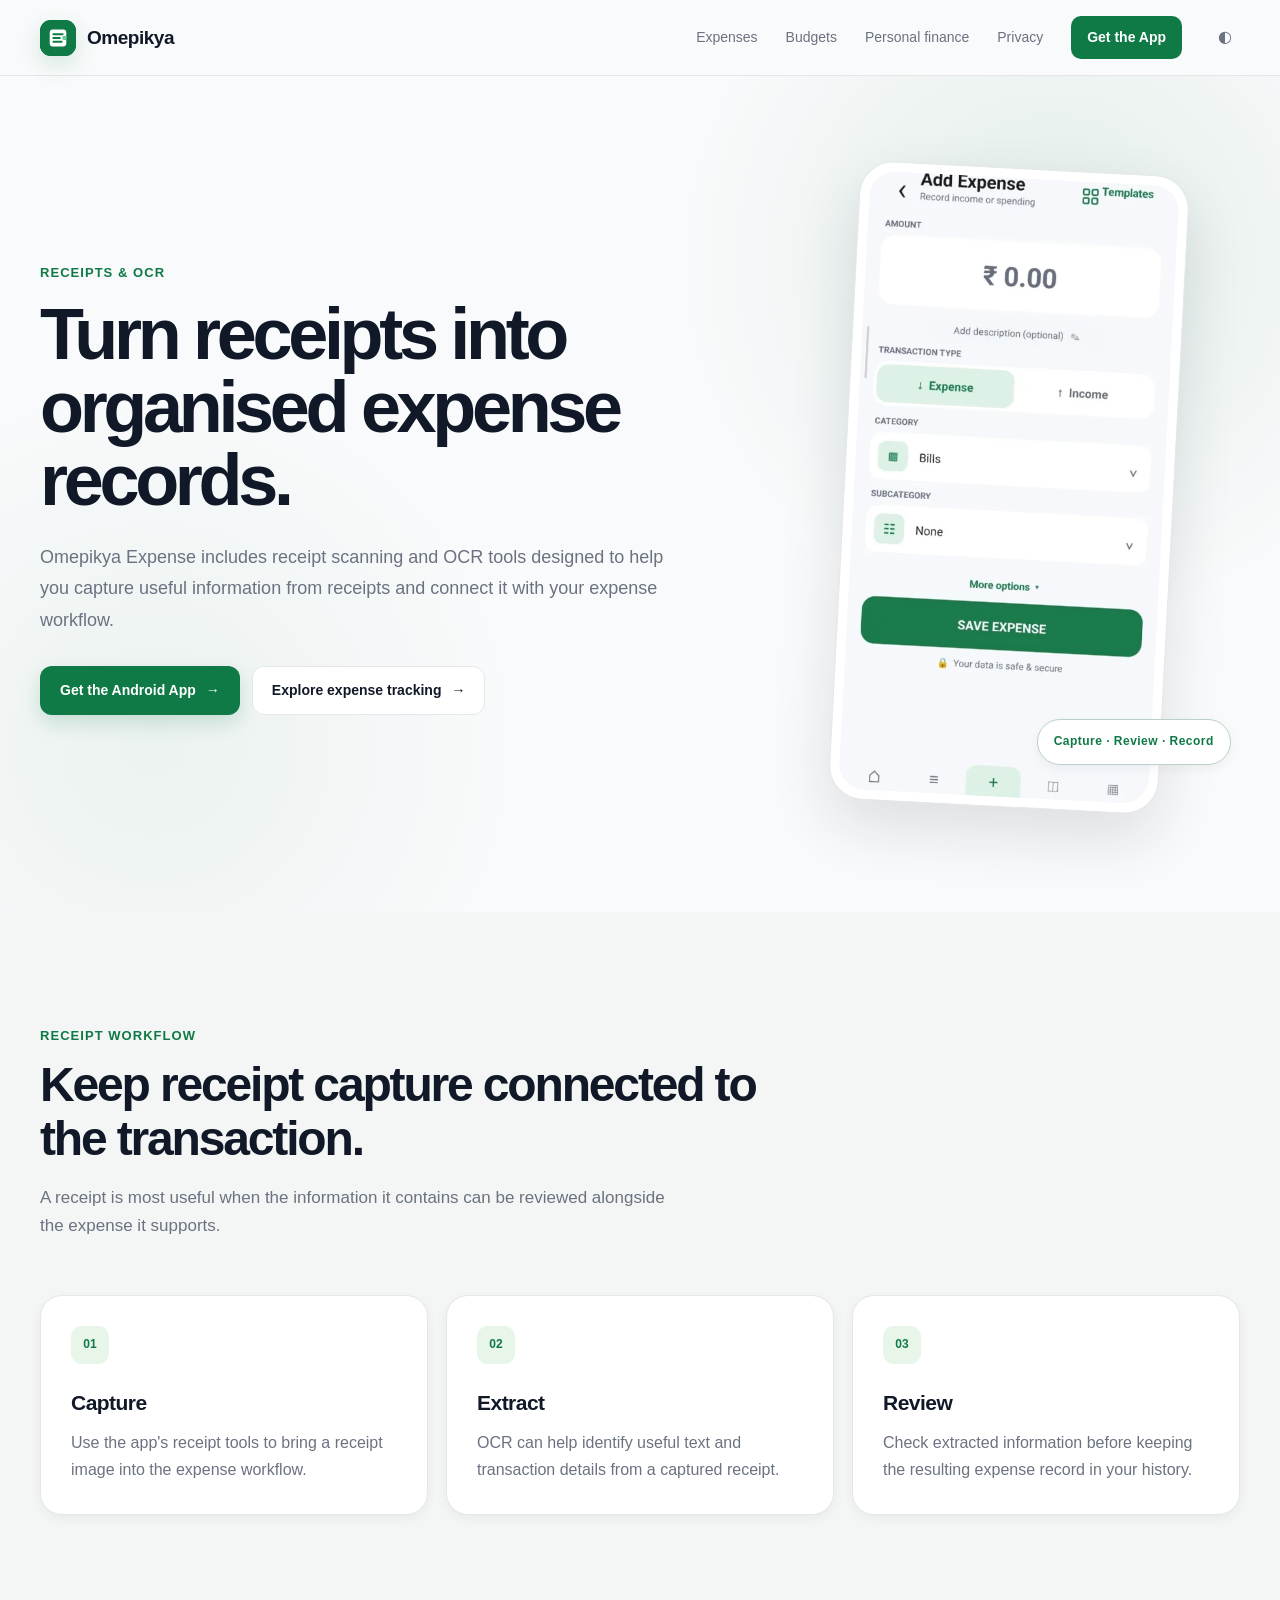
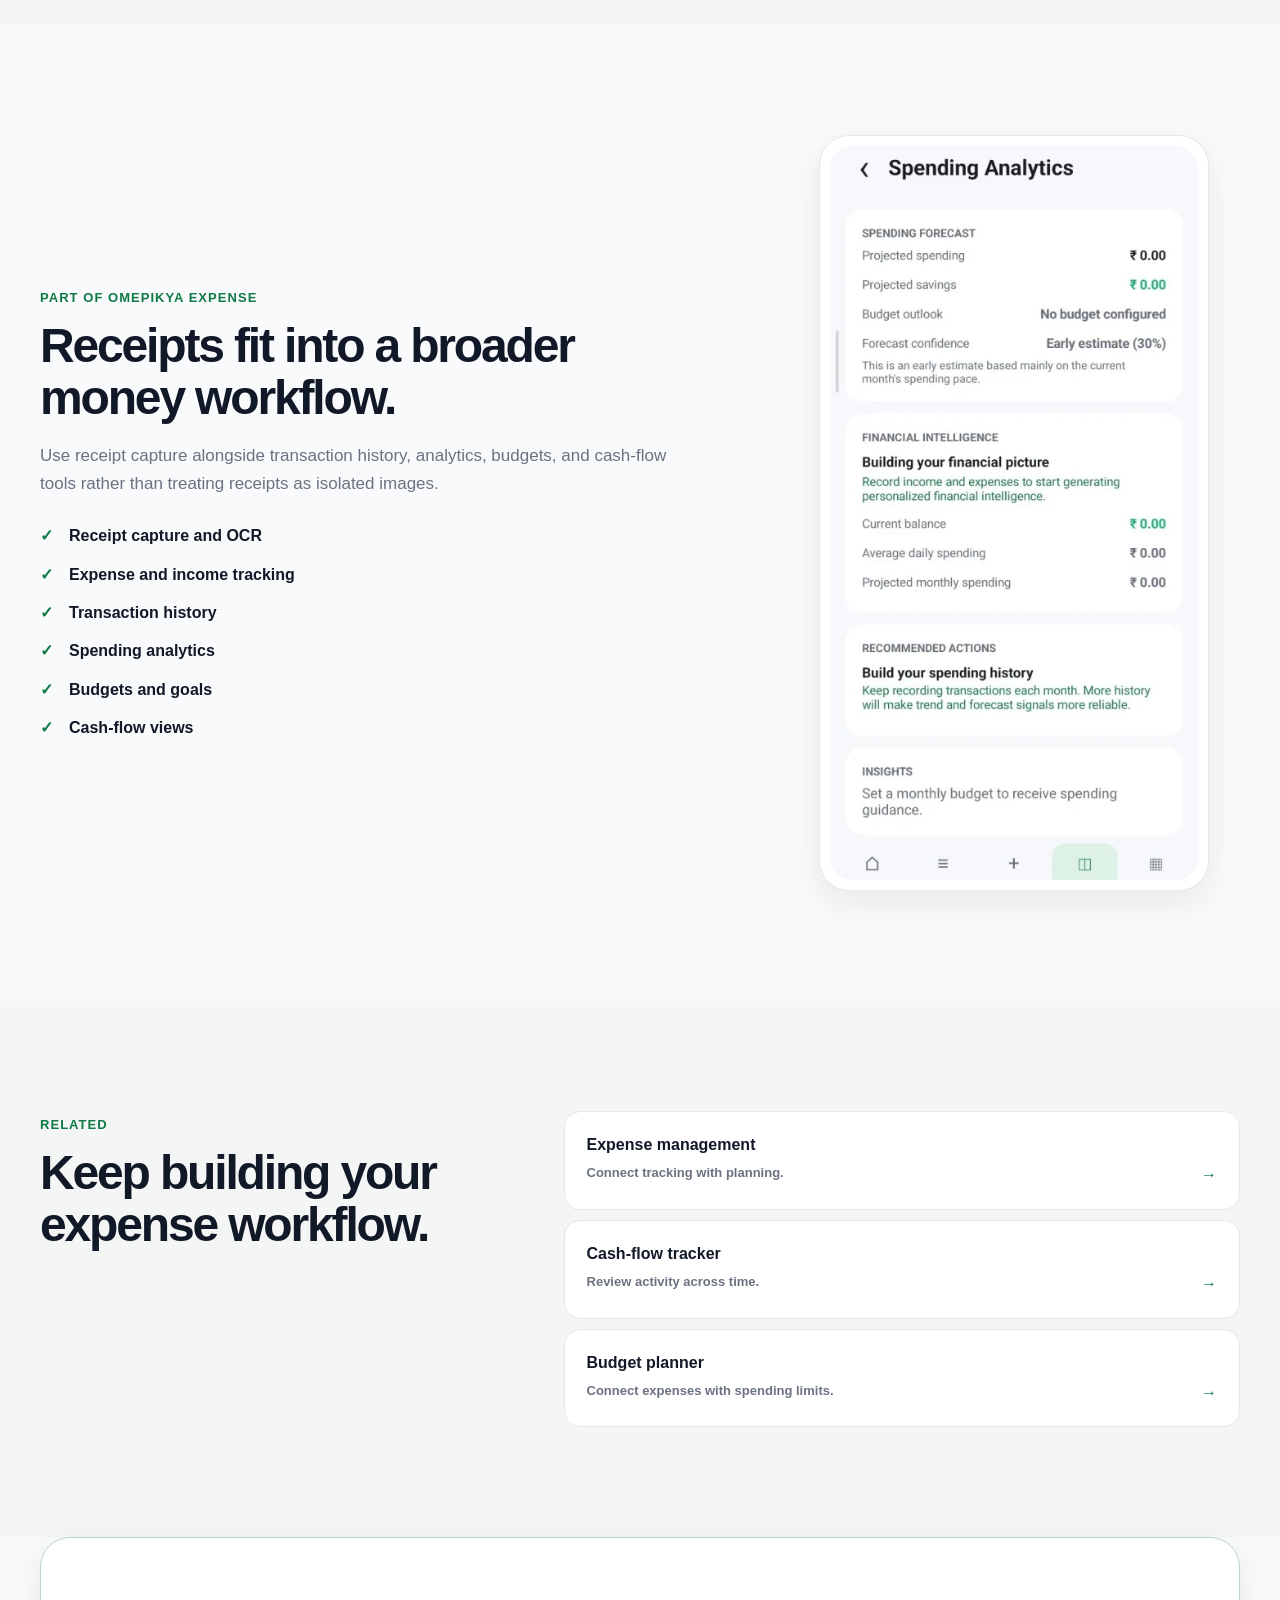
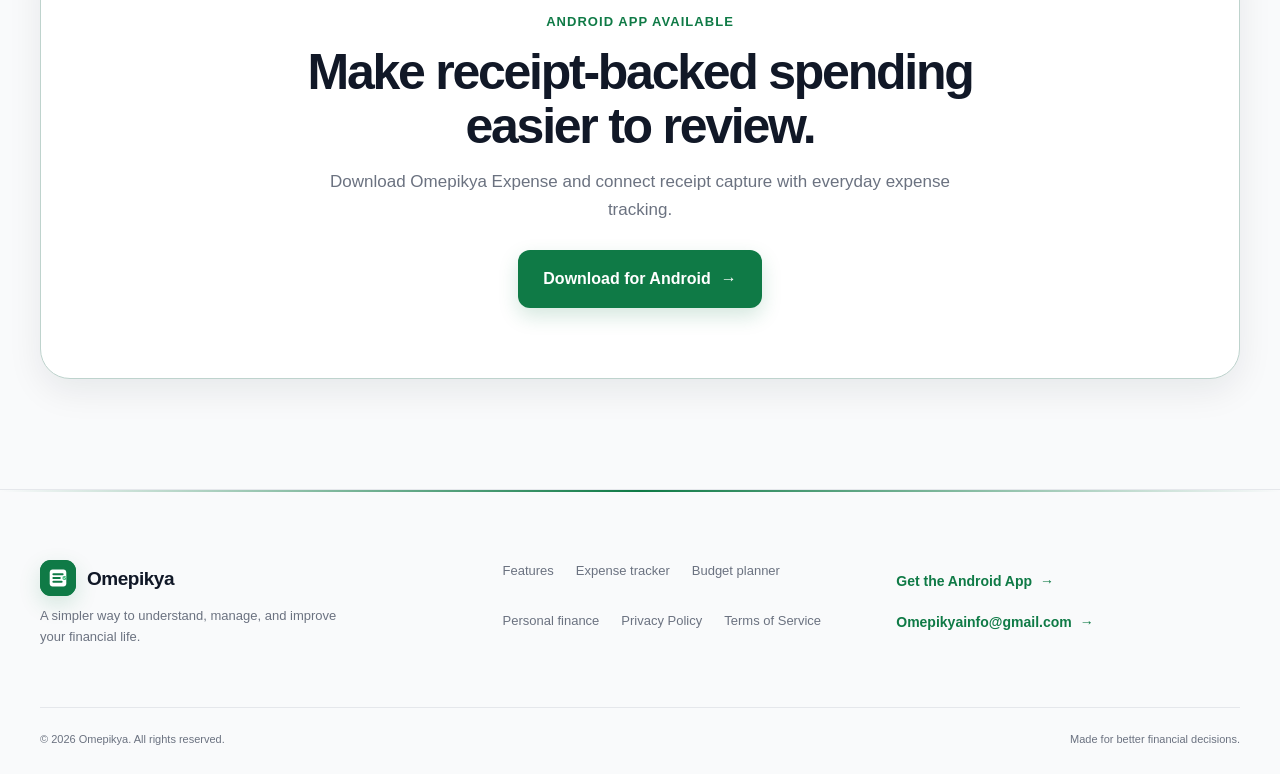
<file: receipt-expense-tracker.html>
<!DOCTYPE html>
<html lang="en"><head>
<meta charset="UTF-8"><meta name="viewport" content="width=device-width, initial-scale=1.0">
<meta name="description" content="Use Omepikya Expense to capture receipts, extract transaction information with OCR tools, and keep receipt-backed expenses organised."><meta name="robots" content="index, follow, max-image-preview:large">
<link rel="canonical" href="https://omepikya.in/receipt-expense-tracker.html">
<meta name="author" content="Omepikya"><meta name="theme-color" content="#0F7A46">
<meta property="og:title" content="Receipt Expense Tracker & OCR for Android | Omepikya Expense"><meta property="og:description" content="Capture receipt information and connect it with expense tracking using Omepikya Expense for Android.">
<meta property="og:type" content="website"><meta property="og:site_name" content="Omepikya"><meta property="og:url" content="https://omepikya.in/receipt-expense-tracker.html">
<meta property="og:image" content="https://omepikya.in/assets/omepikya-share.png"><meta property="og:image:alt" content="Omepikya Expense app">
<meta name="twitter:card" content="summary_large_image"><meta name="twitter:title" content="Receipt Expense Tracker & OCR for Android | Omepikya Expense"><meta name="twitter:description" content="Capture receipt information and connect it with expense tracking using Omepikya Expense for Android.">
<meta name="twitter:image" content="https://omepikya.in/assets/omepikya-share.png"><title>Receipt Expense Tracker & OCR for Android | Omepikya Expense</title>
<link rel="manifest" href="manifest.json"><link rel="icon" href="assets/omepikya-icon.svg" type="image/svg+xml">
<link rel="stylesheet" href="styles.css?v=20260919-4">
<script src="theme-init.js"></script>
</head><body class="seo-page">
<header class="site-header"><div class="header-inner">
<a href="index.html" class="brand"><span class="brand-mark"><img src="assets/omepikya-icon.svg" alt="" aria-hidden="true"></span><span class="brand-name">Omepikya</span></a>
<nav class="desktop-nav"><a href="expense-tracker.html">Expenses</a><a href="budget-planner.html">Budgets</a><a href="personal-finance.html">Personal finance</a><a href="privacy.html">Privacy</a><a href="https://github.com/Omepikya/OmepikyaExpense/releases/download/v1.1.1/app-release.apk" class="nav-download">Get the App</a><button type="button" class="theme-toggle" aria-label="Toggle dark mode">◐</button></nav>
<a class="seo-mobile-home" href="index.html">Home</a></div></header><main><section class="seo-hero section"><div class="container seo-hero-grid"><div><span class="section-eyebrow">Receipts & OCR</span><h1>Turn receipts into organised expense records.</h1><p>Omepikya Expense includes receipt scanning and OCR tools designed to help you capture useful information from receipts and connect it with your expense workflow.</p><div class="hero-actions"><a class="btn btn-primary" href="https://github.com/Omepikya/OmepikyaExpense/releases/download/v1.1.1/app-release.apk">Get the Android App <span>→</span></a><a class="btn btn-secondary" href="expense-tracker.html">Explore expense tracking <span>→</span></a></div></div><div class="seo-visual"><div class="seo-device"><img src="assets/app-gallery/app-add-expense-450.webp" alt="Omepikya Expense add expense screen" loading="eager" decoding="async"></div><div class="seo-visual-note">Capture · Review · Record</div></div></div></section>
<section class="section section-soft"><div class="container"><div class="section-heading"><span class="section-eyebrow">Receipt workflow</span><h2>Keep receipt capture connected to the transaction.</h2><p>A receipt is most useful when the information it contains can be reviewed alongside the expense it supports.</p></div><div class="seo-card-grid"><article class="seo-card"><span>01</span><h3>Capture</h3><p>Use the app's receipt tools to bring a receipt image into the expense workflow.</p></article><article class="seo-card"><span>02</span><h3>Extract</h3><p>OCR can help identify useful text and transaction details from a captured receipt.</p></article><article class="seo-card"><span>03</span><h3>Review</h3><p>Check extracted information before keeping the resulting expense record in your history.</p></article></div></div></section>
<section class="section"><div class="container seo-split"><div><span class="section-eyebrow">Part of Omepikya Expense</span><h2>Receipts fit into a broader money workflow.</h2><p>Use receipt capture alongside transaction history, analytics, budgets, and cash-flow tools rather than treating receipts as isolated images.</p><ul class="seo-check-list"><li>Receipt capture and OCR</li><li>Expense and income tracking</li><li>Transaction history</li><li>Spending analytics</li><li>Budgets and goals</li><li>Cash-flow views</li></ul></div><div class="seo-image-card"><img src="assets/app-gallery/app-analytics-450.webp" alt="Omepikya Expense analytics screen" loading="lazy" decoding="async"></div></div></section>
<section class="section section-soft"><div class="container seo-related"><div><span class="section-eyebrow">Related</span><h2>Keep building your expense workflow.</h2></div><div class="seo-related-links"><a href="expense-management.html"><strong>Expense management</strong><span>Connect tracking with planning.</span>→</a><a href="cash-flow-tracker.html"><strong>Cash-flow tracker</strong><span>Review activity across time.</span>→</a><a href="budget-planner.html"><strong>Budget planner</strong><span>Connect expenses with spending limits.</span>→</a></div></div></section>
<section class="section seo-cta"><div class="container"><div class="seo-cta-card"><span class="section-eyebrow">Android app available</span><h2>Make receipt-backed spending easier to review.</h2><p>Download Omepikya Expense and connect receipt capture with everyday expense tracking.</p><a class="btn btn-primary btn-large" href="https://github.com/Omepikya/OmepikyaExpense/releases/download/v1.1.1/app-release.apk">Download for Android <span>→</span></a></div></div></section></main><footer class="site-footer"><div class="container footer-grid">
<div><a href="index.html" class="brand footer-brand"><span class="brand-mark"><img src="assets/omepikya-icon.svg" alt="" aria-hidden="true"></span><span class="brand-name">Omepikya</span></a><p>A simpler way to understand, manage, and improve your financial life.</p></div>
<div class="footer-links"><a href="index.html#features">Features</a><a href="expense-tracker.html">Expense tracker</a><a href="budget-planner.html">Budget planner</a><a href="personal-finance.html">Personal finance</a><a href="privacy.html">Privacy Policy</a><a href="terms.html">Terms of Service</a></div>
<div class="footer-contact"><a class="text-link" href="https://github.com/Omepikya/OmepikyaExpense/releases/download/v1.1.1/app-release.apk">Get the Android App <span>→</span></a><a class="text-link" href="mailto:Omepikyainfo@gmail.com">Omepikyainfo@gmail.com <span>→</span></a></div></div>
<div class="container footer-bottom"><span>© 2026 Omepikya. All rights reserved.</span><span>Made for better financial decisions.</span></div></footer>
<script src="script.js?v=20260913-1"></script><script type="application/ld+json">{"@context":"https://schema.org","@graph":[{"@type":"WebSite","@id":"https://omepikya.in/#website","url":"https://omepikya.in/","name":"Omepikya"},{"@type":"WebPage","@id":"https://omepikya.in/receipt-expense-tracker.html#page","url":"https://omepikya.in/receipt-expense-tracker.html","name":"Receipt Expense Tracker & OCR for Android | Omepikya Expense","description":"Capture receipt information and connect it with expense tracking using Omepikya Expense.","isPartOf":{"@id":"https://omepikya.in/#website"}},{"@type":"SoftwareApplication","@id":"https://omepikya.in/#app","name":"Omepikya Expense","applicationCategory":"FinanceApplication","operatingSystem":"Android","url":"https://omepikya.in/","downloadUrl":"https://github.com/Omepikya/OmepikyaExpense/releases/download/v1.1.1/app-release.apk","offers":{"@type":"Offer","price":"0","priceCurrency":"INR"}}]}</script></body></html>
</file>
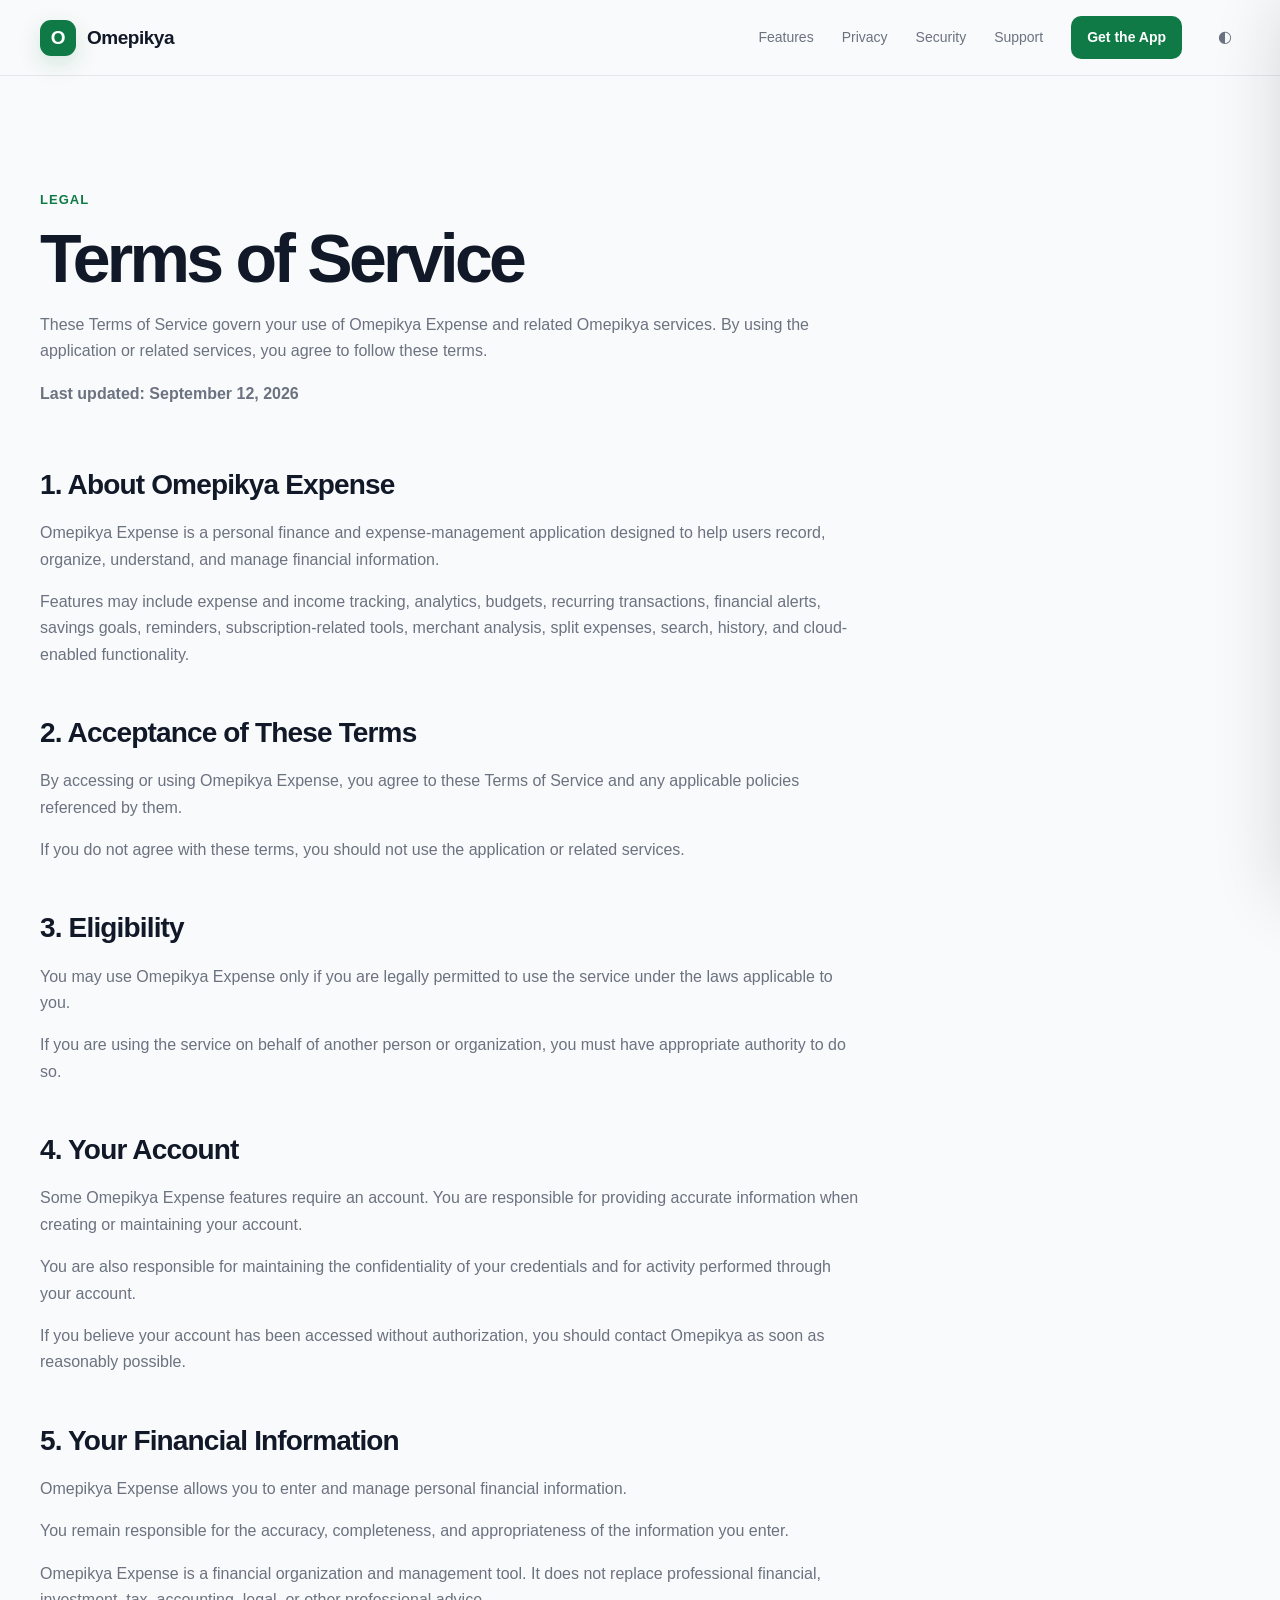
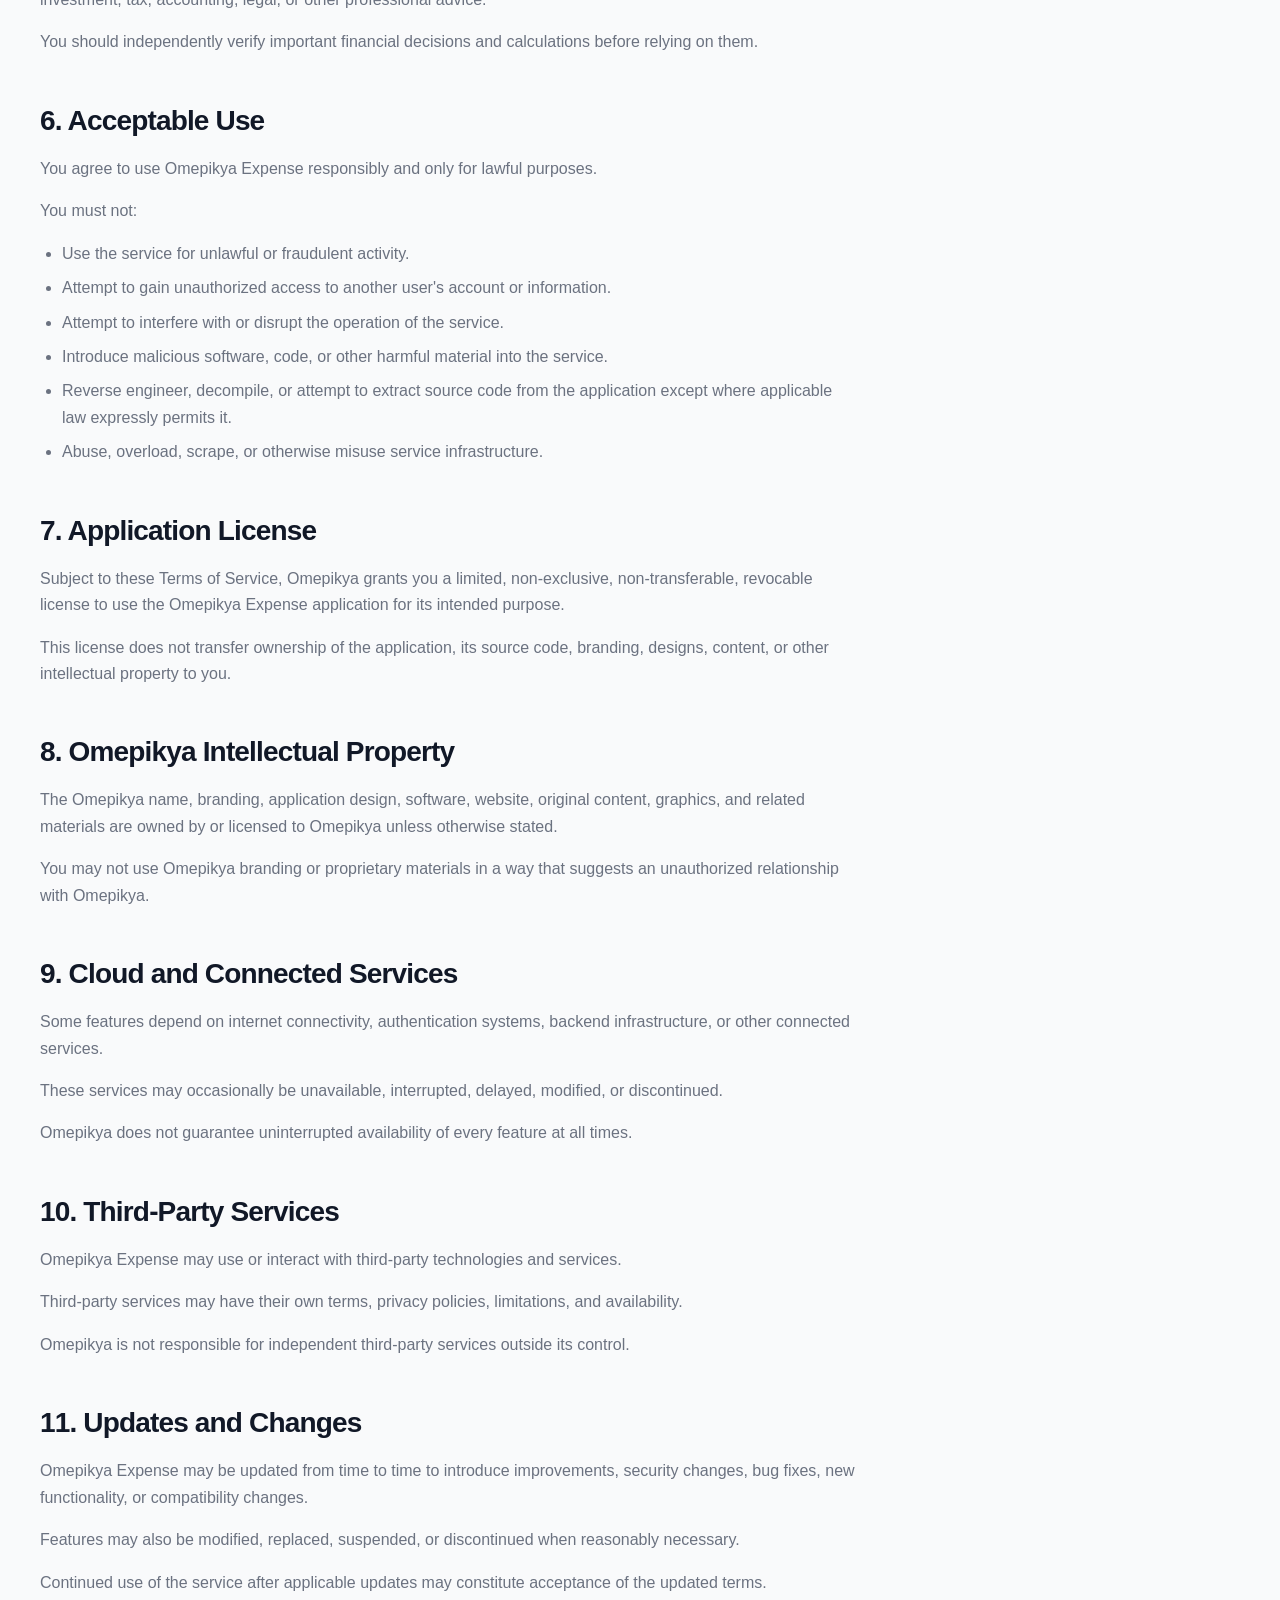
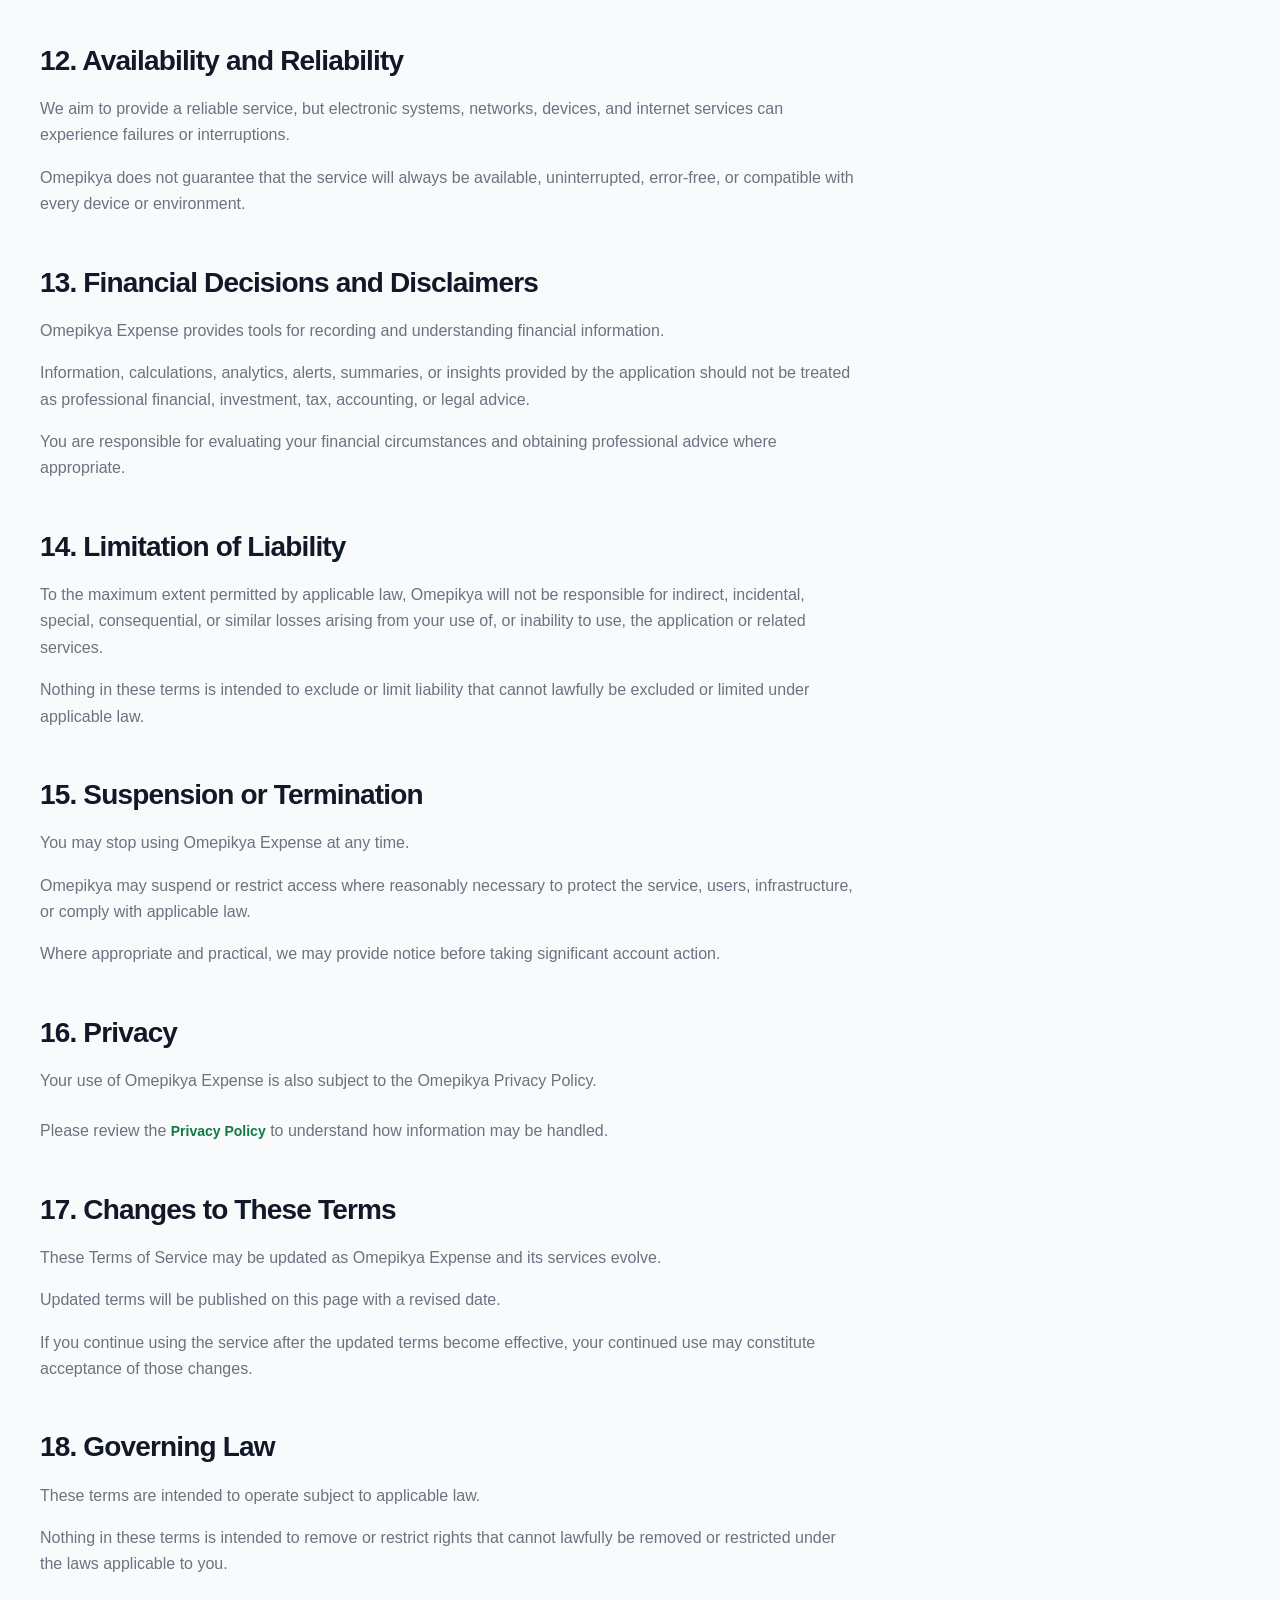
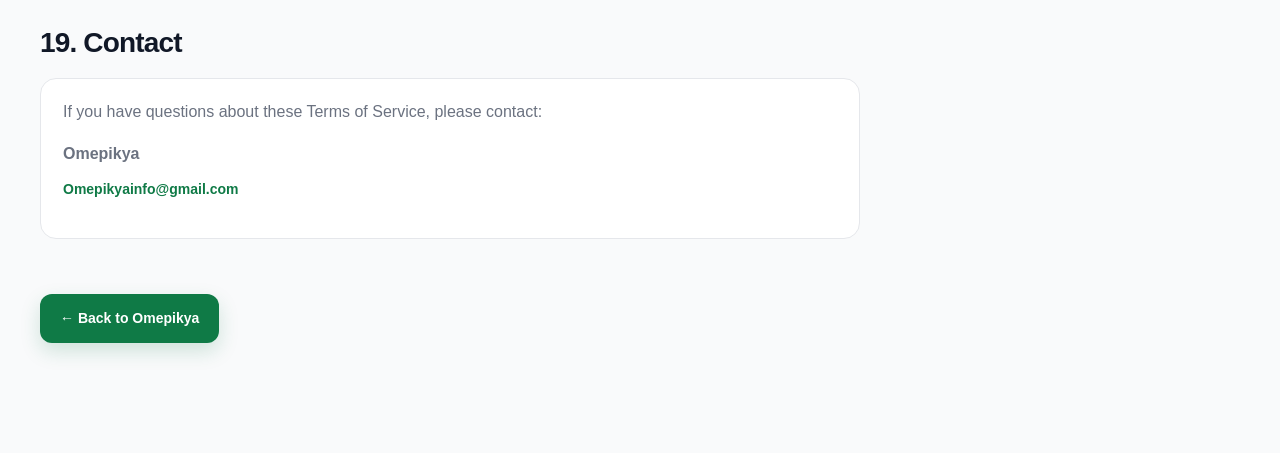
<file: terms.html>
<!DOCTYPE html>
<html lang="en">
<head>
<script src="theme-init.js"></script>
  <meta charset="UTF-8">
  <meta name="viewport" content="width=device-width, initial-scale=1.0">

  <meta
    name="description"
    content="Omepikya Expense Terms of Service — terms governing use of the Omepikya Expense application and services."
  >

  <meta name="theme-color" content="#0F7A46">

  <title>Terms of Service — Omepikya Expense</title>
  <link rel="canonical" href="https://omepikya.in/terms.html">
  <meta property="og:title" content="Terms of Service — Omepikya Expense">
  <meta property="og:description" content="Omepikya Expense Terms of Service — terms governing use of the application and related services.">
  <meta property="og:type" content="website">
  <meta property="og:site_name" content="Omepikya">
  <meta property="og:url" content="https://omepikya.in/terms.html">
  <meta property="og:image" content="https://omepikya.in/assets/omepikya-share.png">
  <meta property="og:image:alt" content="Omepikya Expense app dashboard">
  <meta name="twitter:card" content="summary_large_image">
  <meta name="twitter:title" content="Terms of Service — Omepikya Expense">
  <meta name="twitter:description" content="Omepikya Expense Terms of Service — terms governing use of the application and related services.">
  <meta name="twitter:image" content="https://omepikya.in/assets/omepikya-share.png">
  <meta name="twitter:image:alt" content="Omepikya Expense app dashboard">

  <link rel="stylesheet" href="styles.css?v=20260919-1">
  <link rel="icon" href="assets/omepikya-icon.svg" type="image/svg+xml">

  </head>

<body>

<header class="site-header">
  <div class="header-inner">

    <a href="index.html#home" class="brand">
      <span class="brand-mark">O</span>
      <span class="brand-name">Omepikya</span>
    </a>

    <nav class="desktop-nav">

      <a href="index.html#features">
        Features
      </a>

      <a href="index.html#privacy">
        Privacy
      </a>

      <a href="index.html#security">
        Security
      </a>

      <a href="index.html#support">
        Support
      </a>

      <a
        href="index.html#download"
        class="nav-download"
      >
        Get the App
      </a>

      <button
        type="button"
        class="theme-toggle"
        aria-label="Toggle dark mode"
      >
        ◐
      </button>

    </nav>

    <button
      type="button"
      class="menu-toggle"
      aria-label="Open menu"
      aria-expanded="false"
    >
      <span></span>
      <span></span>
      <span></span>
    </button>

  </div>
</header>


<div class="mobile-overlay"></div>



<!-- =========================================================
     MOBILE MENU
========================================================= -->

<aside class="mobile-menu">


  <!-- MENU HEADER -->

  <div class="mobile-menu-header">

    <span class="mobile-menu-title">
      Menu
    </span>

    <button
      type="button"
      class="menu-close"
      aria-label="Close menu"
    >
      ×
    </button>

  </div>



  <!-- =======================================================
       MAIN MOBILE NAVIGATION
  ======================================================== -->

  <nav class="mobile-main-nav">


    <!-- HOME -->

    <a href="index.html#home">

      <span class="mobile-nav-icon">

        <svg
          viewBox="0 0 24 24"
          aria-hidden="true"
        >

          <path
            d="M3 10.5L12 3l9 7.5"
          />

          <path
            d="M5 9.5V21h14V9.5"
          />

          <path
            d="M9 21v-6h6v6"
          />

        </svg>

      </span>


      <span class="mobile-nav-label">
        Home
      </span>


      <span class="mobile-nav-arrow">
        ›
      </span>

    </a>



    <!-- FEATURES -->

    <a href="index.html#features">

      <span class="mobile-nav-icon">

        <svg
          viewBox="0 0 24 24"
          aria-hidden="true"
        >

          <rect
            x="4"
            y="12"
            width="4"
            height="8"
            rx="1"
          />

          <rect
            x="10"
            y="7"
            width="4"
            height="13"
            rx="1"
          />

          <rect
            x="16"
            y="3"
            width="4"
            height="17"
            rx="1"
          />

        </svg>

      </span>


      <span class="mobile-nav-label">
        Features
      </span>


      <span class="mobile-nav-arrow">
        ›
      </span>

    </a>



    <!-- PRIVACY -->

    <a href="index.html#privacy">

      <span class="mobile-nav-icon">

        <svg
          viewBox="0 0 24 24"
          aria-hidden="true"
        >

          <path
            d="M12 3l8 3v5c0 5.2-3.4 8.8-8 10-4.6-1.2-8-4.8-8-10V6l8-3z"
          />

        </svg>

      </span>


      <span class="mobile-nav-label">
        Privacy
      </span>


      <span class="mobile-nav-arrow">
        ›
      </span>

    </a>



    <!-- SECURITY -->

    <a href="index.html#security">

      <span class="mobile-nav-icon">

        <svg
          viewBox="0 0 24 24"
          aria-hidden="true"
        >

          <rect
            x="4"
            y="10"
            width="16"
            height="11"
            rx="2"
          />

          <path
            d="M8 10V7a4 4 0 018 0v3"
          />

        </svg>

      </span>


      <span class="mobile-nav-label">
        Security
      </span>


      <span class="mobile-nav-arrow">
        ›
      </span>

    </a>



    <!-- HELP & SUPPORT -->

    <a href="index.html#support">

      <span class="mobile-nav-icon">

        <svg
          viewBox="0 0 24 24"
          aria-hidden="true"
        >

          <circle
            cx="12"
            cy="12"
            r="9"
          />

          <path
            d="M9.8 9a2.5 2.5 0 014.8 1c0 1.7-2.6 2-2.6 3.6"
          />

          <circle
            cx="12"
            cy="17"
            r="0.7"
            fill="currentColor"
            stroke="none"
          />

        </svg>

      </span>


      <span class="mobile-nav-label">
        Help &amp; Support
      </span>


      <span class="mobile-nav-arrow">
        ›
      </span>

    </a>



    <!-- =====================================================
         ANDROID DOWNLOAD BUTTON
    ====================================================== -->

    <a
      href="https://github.com/Omepikya/OmepikyaExpense/releases/download/v1.1.1/app-release.apk"
      class="mobile-download"
    >

      <span class="mobile-download-icon">

        <svg
          viewBox="0 0 24 24"
          aria-hidden="true"
        >

          <path
            d="M7 9h10v9H7z"
          />

          <path
            d="M9 9V6.5a3 3 0 016 0V9"
          />

          <path
            d="M5 11v5"
          />

          <path
            d="M19 11v5"
          />

          <path
            d="M9 18v2"
          />

          <path
            d="M15 18v2"
          />

          <path
            d="M9 6l-1.2-1.5"
          />

          <path
            d="M15 6l1.2-1.5"
          />

        </svg>

      </span>


      <span>
        Get the Android App
      </span>


      <span class="mobile-download-arrow">
        →
      </span>

    </a>


  </nav>



  <!-- =======================================================
       MOBILE MENU FOOTER
  ======================================================== -->

  <div class="mobile-menu-footer">


    <!-- DARK MODE -->

    <button
      type="button"
      class="mobile-theme-toggle"
      aria-label="Toggle dark mode"
    >

      <span class="mobile-footer-icon">

        <svg
          viewBox="0 0 24 24"
          aria-hidden="true"
        >

          <path
            d="M20 15.5A8.5 8.5 0 018.5 4a8.5 8.5 0 1011.5 11.5z"
          />

        </svg>

      </span>


      <span class="mobile-footer-label">
        Dark mode
      </span>


      <span class="mobile-theme-switch">

        <span></span>

      </span>

    </button>



    <!-- EMAIL -->

    <a href="mailto:Omepikyainfo@gmail.com">

      <span class="mobile-footer-icon">

        <svg
          viewBox="0 0 24 24"
          aria-hidden="true"
        >

          <rect
            x="3"
            y="5"
            width="18"
            height="14"
            rx="2"
          />

          <path
            d="M4 7l8 6 8-6"
          />

        </svg>

      </span>


      <span class="mobile-footer-label">
        Email Omepikya
      </span>


      <span class="mobile-external">
        ↗
      </span>

    </a>



    <!-- GITHUB -->

    <a
      href="https://github.com/Omepikya/omepikya.github.io"
      target="_blank"
      rel="noopener noreferrer"
    >

      <span class="mobile-footer-icon">

        <svg
          viewBox="0 0 24 24"
          aria-hidden="true"
        >

          <path
            fill="currentColor"
            stroke="none"
            d="M12 .297c-6.63 0-12 5.373-12 12 0 5.303 3.438 9.8 8.205 11.385.6.113.82-.258.82-.577 0-.285-.01-1.04-.015-2.04-3.338.724-4.042-1.61-4.042-1.61-.546-1.387-1.333-1.756-1.333-1.756-1.089-.745.084-.729.084-.729 1.205.084 1.84 1.237 1.84 1.237 1.07 1.835 2.809 1.305 3.495.998.108-.776.418-1.305.762-1.605-2.665-.3-5.466-1.332-5.466-5.93 0-1.31.465-2.38 1.235-3.22-.135-.303-.54-1.523.105-3.176 0 0 1.005-.322 3.3 1.23.96-.267 1.98-.399 3-.405 1.02.006 2.04.138 3 .405 2.28-1.552 3.285-1.23 3.285-1.23.645 1.653.24 2.873.12 3.176.765.84 1.23 1.91 1.23 3.22 0 4.61-2.805 5.625-5.475 5.92.42.36.81 1.096.81 2.22 0 1.606-.015 2.896-.015 3.286 0 .315.21.69.825.57C20.565 22.092 24 17.592 24 12.297c0-6.627-5.373-12-12-12"
          />

        </svg>

      </span>


      <span class="mobile-footer-label">
        GitHub
      </span>


      <span class="mobile-external">
        ↗
      </span>

    </a>



    <!-- INSTAGRAM -->

    <a
      href="https://www.instagram.com/omepikya/"
      target="_blank"
      rel="noopener noreferrer"
    >

      <span class="mobile-footer-icon">

        <svg
          viewBox="0 0 24 24"
          aria-hidden="true"
        >

          <rect
            x="3"
            y="3"
            width="18"
            height="18"
            rx="5"
          />

          <circle
            cx="12"
            cy="12"
            r="4"
          />

          <circle
            cx="17.3"
            cy="6.7"
            r="1"
            fill="currentColor"
            stroke="none"
          />

        </svg>

      </span>


      <span class="mobile-footer-label">
        Instagram
      </span>


      <span class="mobile-external">
        ↗
      </span>

    </a>


  </div>



  <!-- =======================================================
       MOBILE MENU TAGLINE
  ======================================================== -->

  <div class="mobile-menu-tagline">

    A simpler way to understand,<br>
    manage, and improve your financial life.

  </div>


</aside>


<main class="legal-page">

  <div class="container">


    <div class="legal-header">

      <span class="section-eyebrow">
        Legal
      </span>

      <h1>
        Terms of Service
      </h1>

      <p>
        These Terms of Service govern your use of
        Omepikya Expense and related Omepikya services.
        By using the application or related services,
        you agree to follow these terms.
      </p>

      <p>
        <strong>
          Last updated: September 12, 2026
        </strong>
      </p>

    </div>


    <section class="legal-section">

      <h2>
        1. About Omepikya Expense
      </h2>

      <p>
        Omepikya Expense is a personal finance and
        expense-management application designed to help
        users record, organize, understand, and manage
        financial information.
      </p>

      <p>
        Features may include expense and income tracking,
        analytics, budgets, recurring transactions,
        financial alerts, savings goals, reminders,
        subscription-related tools, merchant analysis,
        split expenses, search, history, and cloud-enabled
        functionality.
      </p>

    </section>


    <section class="legal-section">

      <h2>
        2. Acceptance of These Terms
      </h2>

      <p>
        By accessing or using Omepikya Expense, you agree
        to these Terms of Service and any applicable
        policies referenced by them.
      </p>

      <p>
        If you do not agree with these terms, you should
        not use the application or related services.
      </p>

    </section>


    <section class="legal-section">

      <h2>
        3. Eligibility
      </h2>

      <p>
        You may use Omepikya Expense only if you are legally
        permitted to use the service under the laws applicable
        to you.
      </p>

      <p>
        If you are using the service on behalf of another
        person or organization, you must have appropriate
        authority to do so.
      </p>

    </section>


    <section class="legal-section">

      <h2>
        4. Your Account
      </h2>

      <p>
        Some Omepikya Expense features require an account.
        You are responsible for providing accurate information
        when creating or maintaining your account.
      </p>

      <p>
        You are also responsible for maintaining the
        confidentiality of your credentials and for
        activity performed through your account.
      </p>

      <p>
        If you believe your account has been accessed
        without authorization, you should contact Omepikya
        as soon as reasonably possible.
      </p>

    </section>


    <section class="legal-section">

      <h2>
        5. Your Financial Information
      </h2>

      <p>
        Omepikya Expense allows you to enter and manage
        personal financial information.
      </p>

      <p>
        You remain responsible for the accuracy,
        completeness, and appropriateness of the
        information you enter.
      </p>

      <p>
        Omepikya Expense is a financial organization and
        management tool. It does not replace professional
        financial, investment, tax, accounting, legal,
        or other professional advice.
      </p>

      <p>
        You should independently verify important financial
        decisions and calculations before relying on them.
      </p>

    </section>


    <section class="legal-section">

      <h2>
        6. Acceptable Use
      </h2>

      <p>
        You agree to use Omepikya Expense responsibly and
        only for lawful purposes.
      </p>

      <p>
        You must not:
      </p>

      <ul>

        <li>
          Use the service for unlawful or fraudulent activity.
        </li>

        <li>
          Attempt to gain unauthorized access to another
          user's account or information.
        </li>

        <li>
          Attempt to interfere with or disrupt the
          operation of the service.
        </li>

        <li>
          Introduce malicious software, code, or other
          harmful material into the service.
        </li>

        <li>
          Reverse engineer, decompile, or attempt to
          extract source code from the application except
          where applicable law expressly permits it.
        </li>

        <li>
          Abuse, overload, scrape, or otherwise misuse
          service infrastructure.
        </li>

      </ul>

    </section>


    <section class="legal-section">

      <h2>
        7. Application License
      </h2>

      <p>
        Subject to these Terms of Service, Omepikya grants
        you a limited, non-exclusive, non-transferable,
        revocable license to use the Omepikya Expense
        application for its intended purpose.
      </p>

      <p>
        This license does not transfer ownership of the
        application, its source code, branding, designs,
        content, or other intellectual property to you.
      </p>

    </section>


    <section class="legal-section">

      <h2>
        8. Omepikya Intellectual Property
      </h2>

      <p>
        The Omepikya name, branding, application design,
        software, website, original content, graphics,
        and related materials are owned by or licensed
        to Omepikya unless otherwise stated.
      </p>

      <p>
        You may not use Omepikya branding or proprietary
        materials in a way that suggests an unauthorized
        relationship with Omepikya.
      </p>

    </section>


    <section class="legal-section">

      <h2>
        9. Cloud and Connected Services
      </h2>

      <p>
        Some features depend on internet connectivity,
        authentication systems, backend infrastructure,
        or other connected services.
      </p>

      <p>
        These services may occasionally be unavailable,
        interrupted, delayed, modified, or discontinued.
      </p>

      <p>
        Omepikya does not guarantee uninterrupted
        availability of every feature at all times.
      </p>

    </section>


    <section class="legal-section">

      <h2>
        10. Third-Party Services
      </h2>

      <p>
        Omepikya Expense may use or interact with
        third-party technologies and services.
      </p>

      <p>
        Third-party services may have their own terms,
        privacy policies, limitations, and availability.
      </p>

      <p>
        Omepikya is not responsible for independent
        third-party services outside its control.
      </p>

    </section>


    <section class="legal-section">

      <h2>
        11. Updates and Changes
      </h2>

      <p>
        Omepikya Expense may be updated from time to time
        to introduce improvements, security changes,
        bug fixes, new functionality, or compatibility
        changes.
      </p>

      <p>
        Features may also be modified, replaced, suspended,
        or discontinued when reasonably necessary.
      </p>

      <p>
        Continued use of the service after applicable
        updates may constitute acceptance of the updated
        terms.
      </p>

    </section>


    <section class="legal-section">

      <h2>
        12. Availability and Reliability
      </h2>

      <p>
        We aim to provide a reliable service, but electronic
        systems, networks, devices, and internet services
        can experience failures or interruptions.
      </p>

      <p>
        Omepikya does not guarantee that the service will
        always be available, uninterrupted, error-free,
        or compatible with every device or environment.
      </p>

    </section>


    <section class="legal-section">

      <h2>
        13. Financial Decisions and Disclaimers
      </h2>

      <p>
        Omepikya Expense provides tools for recording and
        understanding financial information.
      </p>

      <p>
        Information, calculations, analytics, alerts,
        summaries, or insights provided by the application
        should not be treated as professional financial,
        investment, tax, accounting, or legal advice.
      </p>

      <p>
        You are responsible for evaluating your financial
        circumstances and obtaining professional advice
        where appropriate.
      </p>

    </section>


    <section class="legal-section">

      <h2>
        14. Limitation of Liability
      </h2>

      <p>
        To the maximum extent permitted by applicable law,
        Omepikya will not be responsible for indirect,
        incidental, special, consequential, or similar
        losses arising from your use of, or inability to
        use, the application or related services.
      </p>

      <p>
        Nothing in these terms is intended to exclude or
        limit liability that cannot lawfully be excluded
        or limited under applicable law.
      </p>

    </section>


    <section class="legal-section">

      <h2>
        15. Suspension or Termination
      </h2>

      <p>
        You may stop using Omepikya Expense at any time.
      </p>

      <p>
        Omepikya may suspend or restrict access where
        reasonably necessary to protect the service,
        users, infrastructure, or comply with applicable
        law.
      </p>

      <p>
        Where appropriate and practical, we may provide
        notice before taking significant account action.
      </p>

    </section>


    <section class="legal-section">

      <h2>
        16. Privacy
      </h2>

      <p>
        Your use of Omepikya Expense is also subject to
        the Omepikya Privacy Policy.
      </p>

      <p>
        Please review the
        <a
          class="text-link"
          href="privacy.html"
        >
          Privacy Policy
        </a>
        to understand how information may be handled.
      </p>

    </section>


    <section class="legal-section">

      <h2>
        17. Changes to These Terms
      </h2>

      <p>
        These Terms of Service may be updated as Omepikya
        Expense and its services evolve.
      </p>

      <p>
        Updated terms will be published on this page with
        a revised date.
      </p>

      <p>
        If you continue using the service after the updated
        terms become effective, your continued use may
        constitute acceptance of those changes.
      </p>

    </section>


    <section class="legal-section">

      <h2>
        18. Governing Law
      </h2>

      <p>
        These terms are intended to operate subject to
        applicable law.
      </p>

      <p>
        Nothing in these terms is intended to remove or
        restrict rights that cannot lawfully be removed
        or restricted under the laws applicable to you.
      </p>

    </section>


    <section class="legal-section">

      <h2>
        19. Contact
      </h2>

      <div class="legal-note">

        <p>
          If you have questions about these Terms of Service,
          please contact:
        </p>

        <p>

          <strong>
            Omepikya
          </strong>

          <br>

          <a
            class="text-link"
            href="mailto:Omepikyainfo@gmail.com"
          >
            Omepikyainfo@gmail.com
          </a>

        </p>

      </div>

    </section>


    <div class="legal-back">

      <a
        class="btn btn-primary"
        href="index.html"
      >
        ← Back to Omepikya
      </a>

    </div>

  </div>

</main>


<script src="script.js?v=20260919-1"></script>

</body>
</html>
</file>
<file: styles.css>
/* =========================================================
   OMEPIKYA EXPENSE — CONSOLIDATED SITE STYLES
   Base + premium hero/gallery + responsive/accessibility
========================================================= */
:root{--primary:#0F7A46;--primary-light:#E8F5E9;--primary-dark:#0A5C34;--text-dark:#111827;--text-muted:#6B7280;--bg-body:#F9FAFB;--bg-card:#FFF;--bg-soft:#F3F6F4;--border:#E5E7EB;--shadow-sm:0 4px 12px rgba(17,24,39,.05);--shadow:0 12px 35px rgba(17,24,39,.08);--shadow-lg:0 25px 60px rgba(17,24,39,.12);--radius-sm:10px;--radius:16px;--radius-lg:24px;--radius-xl:32px;--content-width:1200px;--header-height:76px;--font:"Inter",-apple-system,BlinkMacSystemFont,"Segoe UI",sans-serif}
html[data-theme="dark"]{--primary:#39B875;--primary-light:#143C29;--primary-dark:#65D394;--text-dark:#F3F4F6;--text-muted:#A7AFBB;--bg-body:#0B1110;--bg-card:#111918;--bg-soft:#101715;--border:#26322F;--shadow-sm:0 4px 12px rgba(0,0,0,.2);--shadow:0 12px 35px rgba(0,0,0,.25);--shadow-lg:0 25px 60px rgba(0,0,0,.35)}
*,*::before,*::after{box-sizing:border-box}html{scroll-behavior:smooth}body{margin:0;background:var(--bg-body);color:var(--text-dark);font-family:var(--font);font-size:16px;line-height:1.65;-webkit-font-smoothing:antialiased;text-rendering:optimizeLegibility}body.menu-open{overflow:hidden}img{display:block;max-width:100%}button,input,textarea,select{font:inherit}button{cursor:pointer}a{color:inherit;text-decoration:none}p{margin-top:0}::selection{background:var(--primary);color:#fff}html,body{max-width:100%;overflow-x:clip}section[id],main[id]{scroll-margin-top:calc(var(--header-height) + 18px)}a,button{-webkit-tap-highlight-color:transparent}a:focus-visible,button:focus-visible{outline:3px solid color-mix(in srgb,var(--primary) 45%,transparent);outline-offset:3px}
.container,.header-inner{width:min(calc(100% - 48px),var(--content-width));margin-inline:auto}
.site-header{position:sticky;top:0;z-index:1300;height:var(--header-height);background:color-mix(in srgb,var(--bg-body) 92%,transparent);backdrop-filter:blur(16px);-webkit-backdrop-filter:blur(16px);border-bottom:1px solid var(--border)}.header-inner{height:100%;display:flex;align-items:center;justify-content:space-between}.brand{display:inline-flex;align-items:center;gap:11px;font-weight:800;letter-spacing:-.03em}.brand-mark{width:36px;height:36px;display:inline-flex;align-items:center;justify-content:center;border-radius:11px;background:var(--primary);color:#fff;font-size:19px;font-weight:800}.brand-name{font-size:19px}.desktop-nav{display:flex;align-items:center;gap:28px}.desktop-nav>a{color:var(--text-muted);font-size:14px;font-weight:500;transition:color .2s ease,transform .2s ease}.desktop-nav>a:hover{color:var(--primary)}.desktop-nav .nav-download{padding:10px 16px;border-radius:10px;background:var(--primary);color:#fff;font-weight:600}.desktop-nav .nav-download:hover{color:#fff;background:var(--primary-dark);transform:translateY(-1px)}.theme-toggle{border:0;background:transparent;color:var(--text-muted);padding:8px;border-radius:9px;transition:background .2s ease,color .2s ease}.theme-toggle:hover{background:var(--primary-light);color:var(--primary)}
.menu-toggle{display:none;width:42px;height:42px;padding:8px;border:1px solid var(--border);border-radius:11px;background:var(--bg-card)}.menu-toggle span{display:block;width:22px;height:2px;margin:4px auto;border-radius:2px;background:var(--text-dark)}.mobile-overlay{position:fixed;inset:0;z-index:1400;background:rgba(0,0,0,.45);opacity:0;visibility:hidden;transition:opacity .25s ease,visibility .25s ease}.mobile-overlay.active{opacity:1;visibility:visible}.mobile-menu{position:fixed;top:0;right:0;z-index:1500;width:min(88vw,430px);height:100dvh;min-height:100vh;padding:30px 28px;overflow-y:auto;overscroll-behavior:contain;background:var(--bg-card);border-left:1px solid color-mix(in srgb,var(--primary) 8%,var(--border));border-radius:28px 0 0 28px;box-shadow:-20px 0 70px rgba(17,24,39,.16);transform:translateX(105%);transition:transform .3s ease}.mobile-menu.active{transform:translateX(0)}.mobile-menu-header{display:flex;align-items:center;justify-content:space-between;min-height:54px;margin:0 0 28px}.mobile-menu-title{font-size:30px;font-weight:800;line-height:1.1;letter-spacing:-.045em}.menu-close{width:48px;height:48px;min-width:48px;border:1px solid var(--border);border-radius:14px;background:var(--bg-card);color:var(--text-dark);font-size:34px;font-weight:300;line-height:1}.mobile-main-nav{display:flex;flex-direction:column;gap:3px}.mobile-main-nav>a{width:100%;min-height:64px;display:grid;grid-template-columns:42px minmax(0,1fr) 26px;align-items:center;gap:12px;padding:8px 2px;border-radius:14px;color:var(--text-dark);font-size:18px;font-weight:500;line-height:1.2}.mobile-main-nav>a:hover{background:var(--primary-light);color:var(--primary);transform:translateX(3px)}.mobile-nav-icon,.mobile-footer-icon{display:flex;align-items:center;justify-content:center;margin:0;padding:0;color:var(--text-dark);overflow:hidden}.mobile-nav-icon{width:36px;height:36px}.mobile-nav-icon svg{display:block;width:27px;height:27px;fill:none;stroke:currentColor;stroke-width:1.8;stroke-linecap:round;stroke-linejoin:round}.mobile-nav-label,.mobile-footer-label{min-width:0;display:block}.mobile-nav-arrow{display:flex;align-items:center;justify-content:flex-end;width:26px;height:34px;color:var(--text-muted);font-size:28px;line-height:1}.mobile-download{width:100%;min-height:70px!important;display:grid!important;grid-template-columns:42px minmax(0,1fr) 26px!important;align-items:center;gap:12px;margin:18px 0 0;padding:14px 18px!important;border:0!important;border-radius:17px;background:var(--primary)!important;color:#fff!important;font-size:17px;font-weight:800;box-shadow:0 12px 28px rgba(15,122,70,.18)}.mobile-download-icon{width:36px;height:36px;display:flex;align-items:center;justify-content:center}.mobile-download-icon svg{width:29px;height:29px;fill:none;stroke:currentColor;stroke-width:1.7;stroke-linecap:round;stroke-linejoin:round}.mobile-download-arrow{display:flex;align-items:center;justify-content:flex-end;font-size:28px}.mobile-menu-footer{display:flex;flex-direction:column;gap:2px;margin-top:30px;padding-top:24px;border-top:1px solid var(--border)}.mobile-menu-footer>a,.mobile-theme-toggle{width:100%;min-height:57px;display:grid;grid-template-columns:42px minmax(0,1fr) 54px;align-items:center;gap:12px;padding:8px 2px;border:0;border-radius:13px;background:transparent;color:var(--text-dark);font-size:16px;font-weight:500;text-align:left}.mobile-menu-footer>a:hover,.mobile-theme-toggle:hover{background:var(--primary-light);color:var(--primary)}.mobile-footer-icon{width:36px;height:36px}.mobile-footer-icon svg{width:25px;height:25px;fill:none;stroke:currentColor;stroke-width:1.8;stroke-linecap:round;stroke-linejoin:round}.mobile-footer-icon svg path[fill="currentColor"]{fill:currentColor;stroke:none}.mobile-external{display:flex;align-items:center;justify-content:flex-end;color:var(--text-muted);font-size:22px}.mobile-theme-switch{width:54px;height:30px;position:relative;justify-self:end;border-radius:999px;background:#D9DDE2;overflow:hidden}.mobile-theme-switch>span{position:absolute;top:4px;left:4px;width:22px;height:22px;border-radius:50%;background:#fff;box-shadow:0 2px 5px rgba(0,0,0,.14);transition:transform .25s ease}.mobile-menu-tagline{margin-top:27px;padding-top:27px;border-top:1px solid var(--border);color:var(--text-muted);font-size:13px;text-align:center}.mobile-main-nav>a:hover .mobile-nav-label,.mobile-main-nav>a:hover .mobile-nav-icon,.mobile-main-nav>a:hover .mobile-nav-arrow,.mobile-menu-footer>a:hover .mobile-footer-label,.mobile-menu-footer>a:hover .mobile-footer-icon,.mobile-menu-footer>a:hover .mobile-external{color:var(--primary)}html[data-theme="dark"] .mobile-theme-switch{background:var(--primary)}html[data-theme="dark"] .mobile-theme-switch>span{transform:translateX(24px)}html[data-theme="dark"] .mobile-menu{background:var(--bg-card);box-shadow:-20px 0 70px rgba(0,0,0,.4)}
.section{padding:110px 0}.section-soft{background:var(--bg-soft)}.section-eyebrow{display:inline-block;color:var(--primary);font-size:13px;font-weight:700;letter-spacing:.08em;text-transform:uppercase}.section-heading{max-width:720px;margin-bottom:55px}.section-heading.centered{margin-inline:auto;text-align:center}.section-heading h2{margin:10px 0 18px;color:var(--text-dark);font-size:clamp(32px,4vw,48px);line-height:1.12;letter-spacing:-.045em}.section-heading p{max-width:650px;color:var(--text-muted);font-size:17px}.section-heading.centered p{margin-inline:auto}
.hero{position:relative;isolation:isolate;overflow:hidden;min-height:calc(100vh - var(--header-height));display:flex;align-items:center;padding:90px 0;background:radial-gradient(circle at 82% 28%,color-mix(in srgb,var(--primary) 10%,transparent),transparent 30%),radial-gradient(circle at 10% 82%,color-mix(in srgb,var(--primary) 6%,transparent),transparent 28%)}.hero::before{content:"";position:absolute;width:520px;height:520px;right:-230px;top:-180px;border-radius:50%;background:color-mix(in srgb,var(--primary) 5%,transparent);pointer-events:none;z-index:-1}.hero-grid{display:grid;grid-template-columns:minmax(0,1fr) minmax(0,.9fr);align-items:center;gap:clamp(45px,6vw,95px)}.hero-content{max-width:650px;position:relative;z-index:2}.eyebrow{display:inline-flex;align-items:center;gap:9px;margin-bottom:20px;padding:8px 12px;border:1px solid color-mix(in srgb,var(--primary) 18%,var(--border));border-radius:999px;background:color-mix(in srgb,var(--primary-light) 55%,var(--bg-card));color:var(--text-muted);font-size:13px;font-weight:600;box-shadow:0 8px 24px rgba(15,122,70,.06)}.eyebrow-dot{width:7px;height:7px;border-radius:50%;background:var(--primary)}.hero h1{max-width:720px;margin:0;color:var(--text-dark);font-size:clamp(48px,7vw,82px);line-height:.98;letter-spacing:-.065em;font-weight:800;text-wrap:balance}.hero h1 span{display:block;color:var(--primary)}.hero-description{max-width:560px;margin:28px 0 30px;color:var(--text-muted);font-size:18px;line-height:1.7}.hero-actions{display:flex;flex-wrap:wrap;align-items:center;gap:12px}.hero-actions .btn-primary{min-width:178px}.hero-actions .btn-secondary{min-width:148px}.hero-meta{display:flex;flex-wrap:wrap;align-items:center;gap:7px 12px;margin-top:25px;color:var(--text-muted);font-size:12px}.hero-visual{position:relative;padding:14px}.hero-visual::before,.hero-visual::after{content:"";position:absolute;border-radius:50%;pointer-events:none}.hero-visual::before{width:170px;height:170px;right:-20px;top:-25px;background:color-mix(in srgb,var(--primary) 7%,transparent)}.hero-visual::after{width:110px;height:110px;left:-25px;bottom:20px;background:color-mix(in srgb,var(--primary) 5%,transparent)}
.btn{display:inline-flex;align-items:center;justify-content:center;gap:10px;min-height:48px;padding:12px 19px;border:1px solid transparent;border-radius:12px;font-size:14px;font-weight:700;transition:transform .2s ease,background .2s ease,border-color .2s ease,color .2s ease,box-shadow .2s ease}.btn:hover{transform:translateY(-2px)}.btn-primary{background:var(--primary);color:#fff;box-shadow:0 8px 20px rgba(15,122,70,.18)}.btn-primary:hover{background:var(--primary-dark);color:#fff}.btn-secondary{border-color:var(--border);background:var(--bg-card);color:var(--text-dark)}.btn-secondary:hover{border-color:var(--primary);color:var(--primary)}.btn-large{min-height:54px;padding:15px 24px;font-size:16px}
.dashboard-window{position:relative;padding:28px;border:1px solid color-mix(in srgb,var(--primary) 12%,var(--border));border-radius:var(--radius-xl);background:linear-gradient(145deg,var(--bg-card),color-mix(in srgb,var(--bg-soft) 55%,var(--bg-card)));box-shadow:0 30px 80px rgba(17,24,39,.13),0 0 0 1px rgba(255,255,255,.35) inset;transform:perspective(1400px) rotateY(-5deg) rotateX(2deg);transition:transform .45s ease,box-shadow .45s ease}.dashboard-window:hover{transform:perspective(1400px) rotateY(-2deg) rotateX(1deg) translateY(-6px)}.dashboard-window::before{content:"";position:absolute;top:0;left:12%;right:12%;height:3px;border-radius:0 0 4px 4px;background:var(--primary)}.dashboard-window::after{content:"LIVE FINANCE VIEW";position:absolute;top:16px;right:24px;padding:5px 8px;border:1px solid color-mix(in srgb,var(--primary) 16%,var(--border));border-radius:999px;background:color-mix(in srgb,var(--primary-light) 72%,var(--bg-card));color:var(--primary);font-size:8px;font-weight:800;letter-spacing:.08em}.dashboard-top{display:flex;align-items:flex-start;justify-content:space-between;gap:20px;padding:10px 0 25px}.dashboard-label{display:block;margin-bottom:6px;color:var(--text-muted);font-size:12px}.dashboard-top strong{display:block;color:var(--text-dark);font-size:35px;line-height:1.1;letter-spacing:-.04em}.dashboard-change{padding:7px 10px;border-radius:8px;background:var(--primary-light);color:var(--primary);font-size:12px;font-weight:700}.dashboard-stats{display:grid;grid-template-columns:repeat(3,1fr);gap:10px;padding:18px 0;border-top:1px solid var(--border);border-bottom:1px solid var(--border)}.dashboard-stat span{display:block;margin-bottom:5px;color:var(--text-muted);font-size:11px}.dashboard-stat strong{display:block;overflow:hidden;color:var(--text-dark);font-size:14px;text-overflow:ellipsis;white-space:nowrap}.dashboard-list{display:flex;flex-direction:column;gap:4px;padding-top:12px}.expense-row{display:grid;grid-template-columns:40px minmax(0,1fr) auto;align-items:center;gap:12px;padding:12px 6px;border-radius:10px;transition:background .2s ease,transform .2s ease}.expense-row:hover{background:var(--bg-soft);transform:translateX(3px)}.expense-icon{width:38px;height:38px;display:flex;align-items:center;justify-content:center;border-radius:11px;background:var(--primary-light);color:var(--primary);font-size:13px;font-weight:800}.expense-info{min-width:0}.expense-info strong{display:block;color:var(--text-dark);font-size:13px}.expense-info span{display:block;color:var(--text-muted);font-size:11px}.expense-row>strong{color:var(--text-dark);font-size:13px}.income-value{color:var(--primary)!important}
.feature-grid,.steps-grid{display:grid;grid-template-columns:repeat(3,1fr);gap:20px}.feature-card{min-height:300px;padding:32px;border:1px solid var(--border);border-radius:var(--radius-lg);background:var(--bg-card);box-shadow:var(--shadow-sm);transition:transform .25s ease,box-shadow .25s ease,border-color .25s ease}.feature-card:hover{transform:translateY(-5px);border-color:color-mix(in srgb,var(--primary) 35%,var(--border));box-shadow:var(--shadow)}.feature-number{margin-bottom:70px;color:var(--primary);font-size:13px;font-weight:800;letter-spacing:.08em}.feature-card h3{margin:0 0 12px;font-size:21px;line-height:1.25;letter-spacing:-.025em}.feature-card p,.step p{margin:0;color:var(--text-muted);font-size:14px}.split-section{display:grid;grid-template-columns:minmax(0,.85fr) minmax(0,1fr);gap:90px;align-items:start}.split-section>div:first-child h2{max-width:540px;margin:12px 0 20px;font-size:clamp(34px,4vw,52px);line-height:1.08;letter-spacing:-.05em}.split-section>div:first-child p{max-width:520px;color:var(--text-muted)}.principles,.security-list{display:flex;flex-direction:column}.principle{display:grid;grid-template-columns:55px minmax(0,1fr);gap:20px;padding:22px 0;border-bottom:1px solid var(--border)}.principle:first-child,.security-list>div:first-child{padding-top:0}.principle:last-child,.security-list>div:last-child{border-bottom:0}.principle>span{color:var(--primary);font-size:13px;font-weight:800}.principle h3{margin:0 0 7px;font-size:17px}.principle p{margin:0;color:var(--text-muted);font-size:14px}.security-list>div{display:grid;grid-template-columns:34px minmax(0,1fr);gap:18px;padding:22px 0;border-bottom:1px solid var(--border)}.check{width:30px;height:30px;display:flex;align-items:center;justify-content:center;border-radius:9px;background:var(--primary-light);color:var(--primary);font-size:14px;font-weight:800}.security-list strong{display:block;margin-bottom:6px;font-size:16px}.security-list p{margin:0;color:var(--text-muted);font-size:14px}.step{padding:30px;border-top:2px solid var(--border)}.step:hover{border-top-color:var(--primary)}.step-number{display:block;margin-bottom:48px;color:var(--primary);font-size:13px;font-weight:800;letter-spacing:.08em}.step h3{margin:0 0 10px;font-size:24px;letter-spacing:-.03em}
.cloud-section{padding-top:60px}.cloud-card{position:relative;display:flex;align-items:center;justify-content:space-between;gap:50px;min-height:330px;padding:60px;border:1px solid var(--border);border-radius:var(--radius-xl);background:var(--bg-card);box-shadow:var(--shadow);overflow:hidden}.cloud-card::before{content:"";position:absolute;width:280px;height:280px;right:80px;top:-140px;border-radius:50%;background:var(--primary-light);opacity:.65}.cloud-content{position:relative;z-index:1;max-width:650px}.cloud-content h2{margin:12px 0 18px;font-size:clamp(34px,4vw,52px);line-height:1.05;letter-spacing:-.05em}.cloud-content p{max-width:600px;color:var(--text-muted)}.text-link{display:inline-flex;align-items:center;gap:8px;margin-top:10px;color:var(--primary);font-size:14px;font-weight:700}.cloud-mark{position:relative;z-index:1;width:150px;height:150px;flex:0 0 150px;display:flex;align-items:center;justify-content:center;border-radius:40px;background:var(--primary-light);color:var(--primary);font-size:72px;font-weight:800}.cta-section{padding-top:100px}.cta-card{position:relative;padding:80px 30px;border-radius:var(--radius-xl);background:var(--primary);color:#fff;text-align:center;overflow:hidden}.cta-card h2{position:relative;z-index:1;max-width:720px;margin:12px auto 18px;color:#fff;font-size:clamp(38px,5vw,62px);line-height:1.05;letter-spacing:-.055em}.cta-card p{position:relative;z-index:1;max-width:540px;margin:0 auto 28px;color:rgba(255,255,255,.78)}.cta-card .section-eyebrow{position:relative;z-index:1;color:#C9F4D8}.cta-card .btn-primary{background:#fff;color:var(--primary)}.download-note{display:flex;align-items:center;justify-content:center;flex-wrap:wrap;gap:10px;margin-top:20px;color:rgba(255,255,255,.68);font-size:13px}.support-section{padding-top:90px;padding-bottom:110px}.terms-section{padding:75px 0;border-top:1px solid var(--border);background:var(--bg-card)}.terms-inner{display:grid;grid-template-columns:minmax(0,1fr) auto;gap:40px;align-items:center}.terms-inner h2{margin:10px 0 0;font-size:clamp(28px,4vw,42px);line-height:1.1;letter-spacing:-.04em}.terms-links{display:flex;flex-wrap:wrap;justify-content:flex-end;gap:10px}.terms-links a{padding:10px 14px;border:1px solid var(--border);border-radius:10px;color:var(--text-muted);font-size:13px;font-weight:600}.terms-links a:hover{border-color:var(--primary);color:var(--primary)}.site-footer{padding:70px 0 25px;border-top:1px solid var(--border);background:var(--bg-body)}.footer-grid{display:grid;grid-template-columns:1.2fr 1fr 1fr;gap:50px}.footer-grid>div:first-child p{max-width:320px;margin:0;color:var(--text-muted);font-size:13px}.footer-links{display:flex;flex-wrap:wrap;gap:12px 22px}.footer-links a,.footer-contact{color:var(--text-muted);font-size:13px}.footer-links a:hover{color:var(--primary)}.footer-contact{display:flex;flex-direction:column;align-items:flex-start;gap:8px}.footer-bottom{display:flex;align-items:center;justify-content:space-between;gap:20px;margin-top:60px;padding-top:22px;border-top:1px solid var(--border);color:var(--text-muted);font-size:11px}.back-to-top{position:fixed;right:24px;bottom:24px;z-index:900;width:44px;height:44px;display:flex;align-items:center;justify-content:center;border:1px solid var(--border);border-radius:12px;background:var(--bg-card);color:var(--text-dark);box-shadow:var(--shadow);opacity:0;visibility:hidden;transform:translateY(10px);transition:opacity .2s ease,visibility .2s ease,transform .2s ease,color .2s ease}.back-to-top.visible{opacity:1;visibility:visible;transform:translateY(0)}
#app-gallery{position:relative;overflow:hidden;background:radial-gradient(circle at 50% 35%,color-mix(in srgb,var(--primary) 5%,transparent),transparent 42%),var(--bg-soft)}#app-gallery .app-gallery-heading{position:relative;z-index:2}#app-gallery .app-gallery-heading h2{font-size:clamp(36px,5vw,56px)}#app-gallery .app-gallery-heading p{font-size:16px;line-height:1.7}#app-gallery .app-gallery-track{position:relative;z-index:2;display:flex;gap:30px;padding-top:25px;padding-bottom:35px;overflow-x:auto;scrollbar-width:thin}#app-gallery .app-gallery-card{position:relative;flex:0 0 225px;padding:10px;border:1px solid color-mix(in srgb,var(--primary) 10%,var(--border));border-radius:30px;background:linear-gradient(145deg,var(--bg-card),var(--bg-soft));box-shadow:0 18px 45px rgba(17,24,39,.08);transition:transform .35s ease,box-shadow .35s ease,border-color .35s ease;overflow:hidden}#app-gallery .app-gallery-card::before{content:"";position:absolute;top:0;left:12%;right:12%;height:3px;border-radius:0 0 5px 5px;background:var(--primary);opacity:.75}#app-gallery .app-gallery-card img{width:100%;border-radius:22px;box-shadow:0 8px 22px rgba(17,24,39,.08);transition:transform .4s ease}#app-gallery .app-gallery-card:hover{transform:translateY(-10px) scale(1.015);border-color:color-mix(in srgb,var(--primary) 30%,var(--border));box-shadow:0 28px 65px rgba(17,24,39,.14)}#app-gallery .app-gallery-card:hover img{transform:scale(1.018)}#app-gallery .app-gallery-card:nth-child(3){flex-basis:255px;transform:translateY(-18px) scale(1.015);border-color:color-mix(in srgb,var(--primary) 22%,var(--border));box-shadow:0 32px 75px rgba(17,24,39,.15)}#app-gallery .app-gallery-card:nth-child(3):hover{transform:translateY(-24px) scale(1.025)}#app-gallery .app-gallery-label{padding:14px 6px 6px;font-size:13px}#app-gallery .app-gallery-hint{margin-top:18px;font-size:12px;opacity:.8}
.app-gallery-lightbox[hidden],.app-gallery-lightbox[aria-hidden="true"]{display:none!important}.app-gallery-lightbox{position:fixed;inset:0;z-index:3000;display:flex;align-items:center;justify-content:center;padding:24px;min-height:100vh;min-height:100dvh;box-sizing:border-box;background:rgba(4,8,6,.88);opacity:0;visibility:hidden;pointer-events:none;overflow:hidden;transition:opacity .25s ease,visibility .25s ease}.app-gallery-lightbox.active{opacity:1;visibility:visible;pointer-events:auto}.app-gallery-viewer{position:relative;width:min(92vw,520px);height:min(84dvh,820px);display:flex;align-items:center;justify-content:center;overflow:hidden;touch-action:pan-y;border-radius:24px}.app-gallery-slide-track{position:relative;width:100%;height:100%}.app-gallery-slide{position:absolute;inset:0;display:flex;align-items:center;justify-content:center;opacity:0;overflow:hidden}.app-gallery-slide img{display:block;max-width:100%;max-height:100%;width:auto;height:auto;object-fit:contain;border-radius:20px;user-select:none;-webkit-user-drag:none}.app-gallery-close,.app-gallery-prev,.app-gallery-next{position:absolute;z-index:5;display:grid;place-items:center;width:48px;height:48px;min-width:48px;min-height:48px;padding:0;border:1px solid rgba(255,255,255,.18);border-radius:14px;background:rgba(15,20,18,.82);color:#fff;font:inherit;font-size:30px;line-height:1;cursor:pointer;box-shadow:0 10px 30px rgba(0,0,0,.25);backdrop-filter:blur(10px)}.app-gallery-close{top:max(20px,env(safe-area-inset-top));right:max(20px,env(safe-area-inset-right))}.app-gallery-prev{left:max(20px,env(safe-area-inset-left));top:50%;transform:translateY(-50%)}.app-gallery-next{right:max(20px,env(safe-area-inset-right));top:50%;transform:translateY(-50%)}.app-gallery-info{position:absolute;z-index:5;top:max(22px,env(safe-area-inset-top));left:50%;transform:translateX(-50%);display:flex;align-items:center;gap:10px;max-width:calc(100% - 150px);padding:10px 14px;border:1px solid rgba(255,255,255,.14);border-radius:999px;background:rgba(15,20,18,.72);color:#fff;font-size:13px;white-space:nowrap;backdrop-filter:blur(10px)}.app-gallery-counter{opacity:.7}
@media(max-width:1000px){:root{--header-height:70px}.desktop-nav{gap:17px}.hero-grid{gap:45px}.split-section{gap:55px}.cloud-card{padding:50px}.footer-grid{grid-template-columns:1fr 1fr}.footer-contact{grid-column:1/-1}}
@media(max-width:900px){.desktop-nav{display:none}.menu-toggle{display:block}.container,.header-inner{width:min(calc(100% - 32px),var(--content-width))}.hero{min-height:auto;padding:75px 0}.hero-grid{grid-template-columns:1fr;gap:55px}.hero-content{text-align:center;max-width:none}.hero-description{margin-inline:auto}.hero-actions,.hero-meta{justify-content:center}.hero-visual{padding:0}.dashboard-window{max-width:650px;margin-inline:auto;transform:none}.dashboard-window:hover{transform:translateY(-4px)}.split-section{grid-template-columns:1fr;gap:50px}.feature-grid,.steps-grid{grid-template-columns:1fr 1fr}.feature-card:last-child{grid-column:1/-1}.cloud-card{min-height:0}#app-gallery .app-gallery-track{gap:20px;padding-top:10px;padding-bottom:28px}#app-gallery .app-gallery-card,#app-gallery .app-gallery-card:nth-child(3){flex-basis:min(78vw,285px);transform:none!important;box-shadow:0 18px 45px rgba(17,24,39,.1)}#app-gallery .app-gallery-card:hover,#app-gallery .app-gallery-card:nth-child(3):hover{transform:none!important}.terms-inner{grid-template-columns:1fr}.terms-links{justify-content:flex-start}.mobile-menu{width:min(88vw,430px)}}
@media(max-width:700px){.section{padding:80px 0}.section-heading{margin-bottom:40px}.section-heading h2{font-size:clamp(30px,9vw,42px)}.hero{padding:48px 0 56px}.hero h1{font-size:clamp(40px,12vw,58px);line-height:1}.hero-description{font-size:16px;line-height:1.65}.hero-actions{width:100%}.hero-actions .btn{min-height:50px}.dashboard-window{padding:20px;border-radius:22px}.dashboard-top strong{font-size:clamp(24px,7vw,30px)}.dashboard-stats{grid-template-columns:1fr}.dashboard-stat{display:flex;align-items:center;justify-content:space-between}.feature-card{padding:25px}.cloud-card{padding:36px 26px}.cta-card{padding:58px 22px}.terms-links{width:100%}.terms-links a{min-height:44px;display:inline-flex;align-items:center}.back-to-top{width:46px;height:46px;right:max(14px,env(safe-area-inset-right));bottom:max(14px,env(safe-area-inset-bottom))}.mobile-menu{width:88vw;padding:26px 22px 28px;border-radius:24px 0 0 24px}.mobile-menu-title{font-size:28px}.mobile-main-nav>a{min-height:62px;grid-template-columns:38px minmax(0,1fr) 24px;gap:10px;font-size:17px}.mobile-nav-icon{width:34px;height:34px}.mobile-nav-icon svg{width:26px;height:26px}.mobile-download{min-height:66px!important;grid-template-columns:38px minmax(0,1fr) 24px!important;gap:10px;padding:13px 15px!important;font-size:16px}.mobile-menu-footer>a,.mobile-theme-toggle{grid-template-columns:38px minmax(0,1fr) 54px;gap:10px;font-size:16px}.app-gallery-lightbox{padding:14px}.app-gallery-viewer{width:min(88vw,420px);height:min(78dvh,720px)}.app-gallery-close,.app-gallery-prev,.app-gallery-next{width:44px;height:44px;min-width:44px;min-height:44px;border-radius:13px}.app-gallery-close{top:max(14px,env(safe-area-inset-top));right:max(14px,env(safe-area-inset-right))}.app-gallery-prev{left:max(10px,env(safe-area-inset-left))}.app-gallery-next{right:max(10px,env(safe-area-inset-right))}.app-gallery-info{top:max(16px,env(safe-area-inset-top));max-width:calc(100% - 120px);font-size:12px}}
@media(max-width:520px){.container,.header-inner{width:min(calc(100% - 32px),var(--content-width))}.brand{gap:9px}.brand-name{font-size:17px}.brand-mark{width:34px;height:34px;border-radius:10px}.hero h1{font-size:clamp(38px,12.5vw,52px)}.hero-actions{flex-direction:column;align-items:stretch}.hero-actions .btn{width:100%}.hero-meta{font-size:11px;gap:5px 9px}.dashboard-window{padding:17px}.dashboard-stats{grid-template-columns:1fr;gap:10px}.expense-row{grid-template-columns:34px minmax(0,1fr) auto;gap:8px}.expense-icon{width:32px;height:32px}.cloud-card{padding:32px 22px}.cta-card h2{font-size:clamp(34px,10vw,48px)}#app-gallery .app-gallery-heading h2{font-size:clamp(34px,10vw,42px)}#app-gallery .app-gallery-card,#app-gallery .app-gallery-card:nth-child(3){flex-basis:80vw}.mobile-menu{width:90vw;padding-left:18px;padding-right:18px}.mobile-main-nav>a{min-height:58px;grid-template-columns:34px minmax(0,1fr) 22px;gap:8px;font-size:16px}.mobile-nav-icon{width:30px;height:30px}.mobile-nav-icon svg{width:24px;height:24px}.mobile-download{grid-template-columns:34px minmax(0,1fr) 22px!important;gap:8px;font-size:15px}}
@media(max-width:380px){.container,.header-inner{width:calc(100% - 24px)}.site-header{height:64px}.menu-toggle{width:42px;height:42px}.hero{padding:38px 0 46px}.hero h1{font-size:38px}.hero-description{font-size:15px}.dashboard-window{padding:14px;border-radius:19px}.dashboard-top strong{font-size:23px}.dashboard-change{font-size:9px;padding:5px 7px}.expense-info strong,.expense-row>strong{font-size:11px}.mobile-menu{width:92vw;padding-left:16px;padding-right:16px}}
@media(prefers-reduced-motion:reduce){html{scroll-behavior:auto}*,*::before,*::after{animation-duration:.01ms!important;animation-iteration-count:1!important;transition-duration:.01ms!important;scroll-behavior:auto!important}}

/* Consolidated site fixes: phase2.css merged; legal pages share these rules. */
@media (max-width: 520px) {
  .container, .header-inner { width: calc(100% - 24px); }
  .brand-name { font-size: 16px; }
  .brand-mark { width: 34px; height: 34px; }
  .hero { padding-top: 30px; padding-bottom: 38px; }
  .hero h1 { font-size: 38px; }
  .cloud-card { padding-left: 20px; padding-right: 20px; }
  .cloud-mark { width: 96px; height: 96px; min-width: 96px; font-size: 46px; }
  .mobile-menu { width: 92vw; padding-left: 17px; padding-right: 17px; }
  .mobile-main-nav > a { font-size: 16px; }
  .mobile-download { font-size: 15px; }
  .feature-card { padding-left: 20px; padding-right: 20px; }
}
@media (max-width: 700px) {
  .mobile-menu { height: 100dvh; min-height: 100dvh; max-height: 100dvh; padding-bottom: calc(28px + env(safe-area-inset-bottom)); overflow-x: hidden; overflow-y: auto; }
  .mobile-menu-header { margin-bottom: 20px; }
  .mobile-main-nav { gap: 1px; }
  .mobile-main-nav > a { min-height: 58px; }
  .mobile-download { margin-top: 14px; min-height: 64px; }
  .mobile-menu-footer { margin-top: 24px; padding-top: 20px; }
  .mobile-menu-footer > a, .mobile-theme-toggle { min-height: 54px; }
  .mobile-menu-tagline { margin-bottom: 4px; }
  .legal-page { padding-top: 72px; padding-bottom: 72px; }
  .legal-header h1 { font-size: clamp(40px, 11vw, 58px); }
}
.legal-page { padding: 110px 0; }
.legal-header { max-width: 800px; margin-bottom: 55px; }
.legal-header h1 { margin: 12px 0 18px; font-size: clamp(42px, 6vw, 68px); line-height: 1.02; letter-spacing: -.055em; }
.legal-header p, .legal-section p, .legal-section li { color: var(--text-muted); }
.legal-section { max-width: 820px; margin-bottom: 42px; }
.legal-section h2 { margin-bottom: 12px; font-size: 28px; letter-spacing: -.03em; }
.legal-section h3 { margin: 22px 0 8px; font-size: 19px; }
.legal-section ul { padding-left: 22px; }
.legal-section li { margin: 8px 0; }
.legal-note { padding: 20px 22px; border: 1px solid var(--border); border-radius: var(--radius); background: var(--bg-card); }
.legal-back { margin-top: 55px; }
.app-gallery-lightbox[hidden], .app-gallery-lightbox[aria-hidden="true"] { display: none; }


/* =========================================================
   MOBILE LAYOUT POLISH
   Single-column cards + balanced cloud + stacked footer
========================================================= */
@media (max-width: 700px) {
  .feature-grid {
    grid-template-columns: 1fr !important;
    gap: 18px !important;
  }

  .feature-card {
    width: 100%;
    min-width: 0;
    min-height: 0;
    padding: 26px 24px;
  }

  .feature-card:last-child {
    grid-column: auto;
  }

  .feature-number {
    margin-bottom: 42px;
  }

  .cloud-card {
    display: block;
    min-height: 0;
    padding: 36px 24px 34px;
    overflow: hidden;
  }

  .cloud-content {
    max-width: none;
    position: relative;
    z-index: 2;
  }

  .cloud-content h2 {
    font-size: clamp(34px, 10vw, 48px);
    line-height: 1.05;
  }

  .cloud-content p {
    max-width: none;
  }

  .cloud-mark {
    width: 110px;
    height: 110px;
    min-width: 110px;
    margin: 28px auto 0;
    border-radius: 30px;
    font-size: 52px;
  }

  .footer-grid {
    grid-template-columns: 1fr !important;
    gap: 28px !important;
  }

  .footer-grid > div,
  .footer-brand,
  .footer-links,
  .footer-contact {
    width: 100%;
    min-width: 0;
  }

  .footer-links {
    display: flex;
    flex-wrap: wrap;
    gap: 12px 20px;
  }

  .footer-bottom {
    flex-direction: column;
    align-items: flex-start;
    gap: 8px;
  }

  .support-section {
    padding-top: 60px;
  }
}



/* =========================================================
   HOMEPAGE PRESENTATION POLISH
   Real app screenshots + premium responsive composition
========================================================= */

.brand-mark{overflow:hidden;box-shadow:0 8px 22px rgba(15,122,70,.16)}
.brand-mark img{width:100%;height:100%;display:block;object-fit:cover}

.hero{background:
  radial-gradient(circle at 78% 20%,color-mix(in srgb,var(--primary) 14%,transparent),transparent 31%),
  radial-gradient(circle at 12% 85%,color-mix(in srgb,var(--primary) 8%,transparent),transparent 28%),
  var(--bg-body)}
.hero-grid{grid-template-columns:minmax(0,.9fr) minmax(0,1.1fr);gap:clamp(35px,5vw,80px)}
.hero-content{max-width:610px}
.hero h1{font-size:clamp(48px,6.3vw,78px);line-height:.97}
.hero-description{max-width:580px;font-size:18px}
.hero-mini-points{display:flex;flex-wrap:wrap;gap:10px;margin-top:28px}
.hero-mini-points span{display:inline-flex;align-items:center;gap:8px;padding:8px 12px;border:1px solid var(--border);border-radius:999px;background:color-mix(in srgb,var(--bg-card) 88%,transparent);color:var(--text-muted);font-size:12px;font-weight:600}
.hero-mini-points b{color:var(--primary);font-size:10px;letter-spacing:.05em}

.hero-device-stage{min-height:600px;padding:0;display:flex;align-items:center;justify-content:center;position:relative;isolation:isolate}
.hero-device-stage::before{content:"";position:absolute;width:390px;height:390px;border-radius:50%;background:radial-gradient(circle,color-mix(in srgb,var(--primary) 15%,transparent),transparent 68%);z-index:-1}
.hero-device{position:absolute;filter:drop-shadow(0 30px 45px rgba(8,20,14,.22))}
.device-frame{padding:9px;border:1px solid rgba(255,255,255,.5);border-radius:34px;background:#111;box-shadow:0 0 0 1px rgba(0,0,0,.25),0 20px 50px rgba(0,0,0,.2);overflow:hidden}
.device-frame img{display:block;width:100%;height:auto;border-radius:26px}
.hero-device-main{width:min(350px,42vw);right:26%;top:5%;z-index:3;transform:rotate(-6deg)}
.hero-device-secondary{width:min(310px,37vw);right:2%;top:17%;z-index:2;transform:rotate(5deg)}
.hero-callout{position:absolute;color:var(--text-muted);font-size:14px;font-weight:600;line-height:1.35;z-index:4}
.hero-callout span{display:block;color:var(--primary);font-size:30px;line-height:1}
.hero-callout-top{right:0;top:8%;max-width:120px;text-align:left}
.hero-callout-bottom{left:2%;bottom:12%;max-width:120px}
.hero-callout-bottom strong{color:var(--primary)}
.hero-device-stage .hero-callout-bottom::after{content:"";display:block;width:50px;height:1px;margin-top:8px;background:var(--primary);transform:rotate(-15deg);transform-origin:left}

.features-section{position:relative;overflow:hidden}
.features-section::before{content:"";position:absolute;width:420px;height:420px;right:-220px;top:120px;border-radius:50%;background:color-mix(in srgb,var(--primary) 5%,transparent);pointer-events:none}
.feature-heading-row{max-width:none;display:flex;align-items:end;justify-content:space-between;gap:35px}
.feature-heading-row>div{max-width:720px}
.section-heading-link{display:inline-flex;align-items:center;gap:8px;margin-bottom:4px;color:var(--primary);font-size:13px;font-weight:800;white-space:nowrap}
.feature-showcase-grid{position:relative;z-index:1;display:grid;grid-template-columns:repeat(3,minmax(0,1fr));gap:18px}
.feature-primary-card{position:relative;min-height:265px;padding:28px;border:1px solid color-mix(in srgb,var(--primary) 8%,var(--border));border-radius:26px;overflow:hidden;background:var(--bg-card);box-shadow:var(--shadow-sm);transition:transform .25s ease,box-shadow .25s ease,border-color .25s ease}
.feature-primary-card::after{content:"";position:absolute;width:150px;height:150px;right:-65px;bottom:-75px;border-radius:50%;background:color-mix(in srgb,var(--feature-accent,var(--primary)) 10%,transparent)}
.feature-primary-card:hover{transform:translateY(-6px);box-shadow:var(--shadow);border-color:color-mix(in srgb,var(--feature-accent,var(--primary)) 28%,var(--border))}
.feature-icon{width:54px;height:54px;display:grid;place-items:center;margin-bottom:24px;border-radius:17px;background:var(--feature-bg,var(--primary-light));color:var(--feature-accent,var(--primary));font-size:27px;font-weight:800}
.feature-card-kicker{display:block;margin-bottom:8px;color:var(--text-muted);font-size:10px;font-weight:800;letter-spacing:.1em;text-transform:uppercase}
.feature-primary-card h3{position:relative;z-index:1;margin:0 0 10px;font-size:22px;line-height:1.2;letter-spacing:-.035em}
.feature-primary-card p{position:relative;z-index:1;max-width:320px;margin:0;color:var(--text-muted);font-size:14px}
.feature-primary-card>a{position:relative;z-index:1;display:inline-flex;align-items:center;gap:7px;margin-top:22px;color:var(--feature-accent,var(--primary));font-size:12px;font-weight:800}
.feature-tone-green{--feature-accent:#0F9D58;--feature-bg:#E5F7EC}
.feature-tone-blue{--feature-accent:#2585E5;--feature-bg:#E8F2FF}
.feature-tone-purple{--feature-accent:#7444D7;--feature-bg:#F0E9FF}
.feature-tone-orange{--feature-accent:#E88722;--feature-bg:#FFF1DF}
.feature-tone-pink{--feature-accent:#D7477B;--feature-bg:#FFE8F0}
.feature-tone-teal{--feature-accent:#0B9C94;--feature-bg:#E2F7F5}
html[data-theme="dark"] .feature-tone-green{--feature-bg:#153A28}
html[data-theme="dark"] .feature-tone-blue{--feature-bg:#172C43}
html[data-theme="dark"] .feature-tone-purple{--feature-bg:#2A2042}
html[data-theme="dark"] .feature-tone-orange{--feature-bg:#3B2B18}
html[data-theme="dark"] .feature-tone-pink{--feature-bg:#3B202D}
html[data-theme="dark"] .feature-tone-teal{--feature-bg:#153735}

.feature-more{position:relative;z-index:1;margin-top:42px;padding:30px;border:1px solid var(--border);border-radius:26px;background:color-mix(in srgb,var(--bg-card) 88%,var(--bg-soft));}
.feature-more-heading{display:flex;align-items:end;justify-content:space-between;gap:20px;margin-bottom:22px}
.feature-more-heading h3{margin:6px 0 0;font-size:22px;letter-spacing:-.03em}
.feature-more-grid{display:grid;grid-template-columns:repeat(4,minmax(0,1fr));gap:10px}
.feature-more-item{display:flex;gap:12px;align-items:flex-start;padding:15px;border-radius:16px;background:var(--bg-soft);border:1px solid transparent;transition:border-color .2s ease,transform .2s ease}
.feature-more-item:hover{border-color:color-mix(in srgb,var(--primary) 25%,var(--border));transform:translateY(-2px)}
.feature-more-item>span{width:32px;height:32px;flex:0 0 32px;display:grid;place-items:center;border-radius:10px;background:var(--primary-light);color:var(--primary);font-size:15px;font-weight:800}
.feature-more-item strong{display:block;font-size:13px;line-height:1.25}
.feature-more-item p{margin:4px 0 0;color:var(--text-muted);font-size:11px;line-height:1.45}

.cloud-section{padding-top:75px}
.cloud-card-enhanced{min-height:470px;padding:58px;gap:25px;background:
  radial-gradient(circle at 80% 35%,color-mix(in srgb,var(--primary) 8%,transparent),transparent 32%),
  linear-gradient(135deg,var(--bg-card),var(--bg-soft))}
.cloud-card-enhanced::before{width:360px;height:360px;right:22%;top:-180px}
.cloud-content{max-width:520px}
.cloud-content h2{font-size:clamp(36px,4.4vw,54px)}
.cloud-points{display:grid;grid-template-columns:1fr 1fr;gap:10px 18px;margin:25px 0 24px}
.cloud-points span{display:flex;align-items:center;gap:8px;color:var(--text-muted);font-size:13px;font-weight:600}
.cloud-points b{color:var(--primary)}
.cloud-device-stage{position:relative;width:min(510px,45vw);height:360px;flex:0 0 510px}
.cloud-device{position:absolute;padding:7px;border:1px solid rgba(255,255,255,.65);border-radius:22px;background:#101513;box-shadow:0 20px 45px rgba(17,24,39,.16);overflow:hidden}
.cloud-device img{display:block;width:100%;border-radius:16px}
.cloud-device-back{width:235px;right:3%;top:13%;transform:rotate(7deg);opacity:.82}
.cloud-device-main{width:235px;left:9%;top:2%;transform:rotate(-5deg);z-index:2}
.cloud-device-front{width:145px;right:24%;bottom:-2%;z-index:3;transform:rotate(2deg)}
.cloud-orbit{position:absolute;left:50%;top:47%;transform:translate(-50%,-50%);width:64px;height:64px;display:grid;place-items:center;border:2px dashed var(--primary);border-radius:50%;background:var(--bg-card);color:var(--primary);font-size:25px;z-index:4;box-shadow:var(--shadow-sm)}

.cta-card-enhanced{display:grid;grid-template-columns:minmax(0,1fr) 260px;align-items:center;gap:40px;text-align:left;padding:62px 70px;background:
  radial-gradient(circle at 82% 80%,rgba(91,221,143,.18),transparent 28%),
  linear-gradient(135deg,var(--primary-dark),var(--primary));}
.cta-copy{position:relative;z-index:2}
.cta-card-enhanced h2{margin-left:0;margin-right:0;font-size:clamp(38px,4.5vw,58px)}
.cta-card-enhanced p{margin-left:0;margin-right:0}
.cta-card-enhanced .download-note{justify-content:flex-start}
.cta-device{justify-self:end;width:230px;position:relative;z-index:2;transform:rotate(6deg)}
.cta-device .device-frame{border-color:rgba(255,255,255,.35);box-shadow:0 25px 55px rgba(0,0,0,.3)}

.site-footer{position:relative;overflow:hidden}
.site-footer::before{content:"";position:absolute;left:0;right:0;top:0;height:2px;background:linear-gradient(90deg,transparent,var(--primary),transparent)}
.footer-links a,.footer-contact a{transition:color .2s ease,transform .2s ease}
.footer-links a:hover,.footer-contact a:hover{transform:translateX(2px)}

@media(max-width:1000px){
  .hero-device-stage{min-height:560px}
  .hero-device-main{right:22%;width:340px}
  .hero-device-secondary{right:0;width:285px}
  .cloud-device-stage{width:440px;flex-basis:440px}
  .feature-more-grid{grid-template-columns:repeat(3,minmax(0,1fr))}
}
@media(max-width:900px){
  .hero-grid{grid-template-columns:1fr;gap:25px}
  .hero-content{text-align:center;margin-inline:auto}
  .hero-mini-points{justify-content:center}
  .hero-device-stage{width:min(700px,100%);margin-inline:auto;min-height:600px}
  .hero-device-main{right:25%;width:min(340px,48vw)}
  .hero-device-secondary{right:4%;width:min(295px,43vw)}
  .hero-callout-top{right:2%}
  .hero-callout-bottom{left:4%}
  .feature-showcase-grid{grid-template-columns:repeat(2,minmax(0,1fr))}
  .feature-more-grid{grid-template-columns:repeat(2,minmax(0,1fr))}
  .cloud-card-enhanced{display:grid;grid-template-columns:1fr;gap:15px}
  .cloud-device-stage{width:min(520px,100%);height:360px;margin:5px auto 0}
  .cta-card-enhanced{grid-template-columns:1fr;padding:58px 42px}
  .cta-device{justify-self:center;width:205px;order:-1}
}
@media(max-width:700px){
  .feature-heading-row,.feature-more-heading{display:block}
  .section-heading-link{margin-top:15px}
  .feature-showcase-grid{grid-template-columns:1fr;gap:14px}
  .feature-primary-card{min-height:0;padding:24px}
  .feature-icon{margin-bottom:18px}
  .feature-more{padding:22px;margin-top:28px}
  .feature-more-grid{grid-template-columns:1fr;gap:8px}
  .feature-more-item{padding:13px}
  .hero-device-stage{min-height:500px;margin-top:5px}
  .hero-device-main{right:25%;width:57vw;max-width:300px}
  .hero-device-secondary{right:0;width:50vw;max-width:270px;top:18%}
  .hero-callout-top{right:0;top:4%;font-size:11px;max-width:95px}
  .hero-callout-bottom{left:0;bottom:8%;font-size:12px}
  .hero-callout span{font-size:22px}
  .cloud-card-enhanced{padding:34px 22px 26px}
  .cloud-points{grid-template-columns:1fr;gap:8px}
  .cloud-device-stage{height:300px;width:100%}
  .cloud-device-back{width:48%;right:1%}
  .cloud-device-main{width:48%;left:2%}
  .cloud-device-front{width:31%;right:34%;bottom:-2%}
  .cloud-orbit{width:50px;height:50px;font-size:20px}
  .cta-card-enhanced{padding:46px 22px;text-align:center}
  .cta-card-enhanced .download-note{justify-content:center}
  .cta-device{width:185px}
}
@media(max-width:520px){
  .hero-device-stage{min-height:430px}
  .hero-device-main{right:24%;width:58vw;max-width:245px}
  .hero-device-secondary{right:-2%;width:49vw;max-width:210px;top:20%}
  .hero-callout-top{right:-1%;top:2%;max-width:78px}
  .hero-callout-bottom{left:1%;bottom:5%;max-width:90px}
  .hero-mini-points span{padding:7px 10px}
  .cloud-device-stage{height:260px}
  .cloud-device-back{top:14%}
  .cloud-device-main{top:5%}
  .cloud-device-front{bottom:0}
}
@media(max-width:380px){
  .hero-device-stage{min-height:390px}
  .hero-device-main{right:22%;width:59vw}
  .hero-device-secondary{right:-4%;width:50vw}
  .hero-callout-top,.hero-callout-bottom{display:none}
}


/* =========================================================
   MOBILE FOOTER / LEGAL POLISH
========================================================= */
@media(max-width:700px){
  .terms-section{padding:64px 0 70px}
  .terms-inner{gap:26px}
  .terms-links{justify-content:flex-start;gap:9px}
  .terms-links a{padding:10px 14px;border-radius:12px;font-size:13px}
  .site-footer{padding:56px 0 24px}
  .footer-grid{gap:24px!important}
  .footer-grid>div:first-child p{max-width:360px;margin-top:10px}
  .footer-links{gap:9px 18px}
  .footer-links a,.footer-contact{font-size:13px}
  .footer-contact{gap:4px}
  .footer-contact .text-link{margin-top:4px}
  .footer-bottom{margin-top:42px;padding-top:20px;gap:9px;font-size:11px}
}
@media(max-width:380px){
  .terms-links{gap:8px}
  .terms-links a{padding:9px 12px}
  .footer-links{gap:8px 15px}
}


/* =========================================================
   SEARCH DISCOVERY LANDING PAGES
========================================================= */
.seo-page .header-inner{min-width:0}
.seo-mobile-home{display:none;color:var(--primary);font-size:14px;font-weight:700;padding:9px 12px;border:1px solid var(--border);border-radius:10px}
.seo-hero{min-height:auto;padding:92px 0 105px;background:radial-gradient(circle at 82% 22%,color-mix(in srgb,var(--primary) 10%,transparent),transparent 30%),radial-gradient(circle at 12% 80%,color-mix(in srgb,var(--primary) 6%,transparent),transparent 28%)}
.seo-hero-grid{display:grid;grid-template-columns:minmax(0,1.05fr) minmax(300px,.75fr);align-items:center;gap:clamp(45px,7vw,100px)}
.seo-hero h1{max-width:760px;margin:12px 0 24px;font-size:clamp(42px,6vw,72px);line-height:1.02;letter-spacing:-.06em;font-weight:800}
.seo-hero p{max-width:650px;color:var(--text-muted);font-size:18px;line-height:1.75;margin-bottom:30px}
.seo-visual{position:relative;display:flex;justify-content:center;align-items:center;min-height:480px}
.seo-device{width:min(330px,72%);padding:9px;border:1px solid var(--border);border-radius:34px;background:var(--bg-card);box-shadow:var(--shadow-lg);transform:rotate(3deg)}
.seo-device img{width:100%;border-radius:26px}
.seo-visual-note{position:absolute;right:2%;bottom:42px;padding:12px 16px;border:1px solid color-mix(in srgb,var(--primary) 20%,var(--border));border-radius:999px;background:var(--bg-card);box-shadow:var(--shadow-sm);color:var(--primary);font-size:12px;font-weight:800;letter-spacing:.04em}
.seo-card-grid{display:grid;grid-template-columns:repeat(3,minmax(0,1fr));gap:18px}
.seo-card{padding:30px;border:1px solid var(--border);border-radius:22px;background:var(--bg-card);box-shadow:var(--shadow-sm)}
.seo-card>span{display:inline-flex;width:38px;height:38px;align-items:center;justify-content:center;border-radius:11px;background:var(--primary-light);color:var(--primary);font-size:12px;font-weight:800}
.seo-card h3{margin:22px 0 9px;font-size:21px;letter-spacing:-.025em}
.seo-card p{margin:0;color:var(--text-muted);line-height:1.7}
.seo-split{display:grid;grid-template-columns:minmax(0,1fr) minmax(280px,.7fr);gap:clamp(45px,8vw,100px);align-items:center}
.seo-split h2,.seo-related h2{margin:10px 0 18px;font-size:clamp(32px,4vw,48px);line-height:1.08;letter-spacing:-.045em}
.seo-split>div>p{max-width:650px;color:var(--text-muted);font-size:17px}
.seo-check-list{display:grid;gap:12px;margin:25px 0 0;padding:0;list-style:none}
.seo-check-list li{position:relative;padding-left:29px;color:var(--text-dark);font-weight:600}
.seo-check-list li::before{content:"✓";position:absolute;left:0;top:0;color:var(--primary);font-weight:900}
.seo-image-card{max-width:390px;margin-inline:auto;padding:10px;border:1px solid var(--border);border-radius:30px;background:var(--bg-card);box-shadow:var(--shadow)}
.seo-image-card img{width:100%;border-radius:22px}
.seo-related{display:grid;grid-template-columns:minmax(0,.7fr) minmax(0,1fr);gap:50px;align-items:start}
.seo-related-links{display:grid;gap:10px}
.seo-related-links a{display:grid;grid-template-columns:minmax(0,1fr) auto;gap:4px 18px;padding:20px 22px;border:1px solid var(--border);border-radius:16px;background:var(--bg-card);transition:transform .2s ease,border-color .2s ease,box-shadow .2s ease}
.seo-related-links a:hover{transform:translateY(-2px);border-color:var(--primary);box-shadow:var(--shadow-sm)}
.seo-related-links strong{font-size:16px}
.seo-related-links span{grid-column:1;color:var(--text-muted);font-size:13px}
.seo-related-links a{color:var(--primary);font-weight:700}
.seo-related-links strong,.seo-related-links span{color:var(--text-dark)}
.seo-related-links span{color:var(--text-muted)}
.seo-cta{padding-top:0}
.seo-cta-card{padding:clamp(36px,6vw,70px);border-radius:30px;background:var(--bg-card);border:1px solid color-mix(in srgb,var(--primary) 18%,var(--border));box-shadow:var(--shadow);text-align:center}
.seo-cta-card h2{max-width:760px;margin:10px auto 15px;font-size:clamp(32px,4vw,50px);line-height:1.08;letter-spacing:-.045em}
.seo-cta-card p{max-width:650px;margin:0 auto 26px;color:var(--text-muted);font-size:17px}
.seo-cta-card .btn{margin-inline:auto}
@media (max-width:900px){
  .seo-hero-grid,.seo-split,.seo-related{grid-template-columns:1fr}
  .seo-visual{min-height:410px;order:-1}
  .seo-hero-grid{gap:25px}
  .seo-split{gap:45px}
  .seo-related{gap:30px}
  .seo-card-grid{grid-template-columns:1fr}
  .seo-image-card{max-width:330px}
}
@media (max-width:700px){
  .seo-page .desktop-nav{display:none}
  .seo-mobile-home{display:inline-flex;align-items:center}
  .seo-hero{padding:65px 0 75px}
  .seo-hero h1{font-size:clamp(40px,12vw,58px)}
  .seo-hero p{font-size:16px}
  .seo-visual{min-height:340px}
  .seo-device{width:min(285px,72vw)}
  .seo-visual-note{right:0;bottom:18px;font-size:11px}
  .seo-card{padding:25px}
  .seo-related-links a{padding:17px 18px}
}

.discovery-section{padding-top:90px;padding-bottom:90px}
.discovery-grid{display:grid;grid-template-columns:repeat(3,minmax(0,1fr));gap:16px}
.discovery-card{display:grid;grid-template-columns:38px minmax(0,1fr) 22px;gap:16px;align-items:start;padding:24px;border:1px solid var(--border);border-radius:20px;background:var(--bg-card);transition:transform .2s ease,border-color .2s ease,box-shadow .2s ease}
.discovery-card:hover{transform:translateY(-3px);border-color:var(--primary);box-shadow:var(--shadow)}
.discovery-card>span{display:flex;width:36px;height:36px;align-items:center;justify-content:center;border-radius:10px;background:var(--primary-light);color:var(--primary);font-size:11px;font-weight:800}
.discovery-card strong{display:block;color:var(--text-dark);font-size:17px;letter-spacing:-.02em}
.discovery-card p{margin:6px 0 0;color:var(--text-muted);font-size:13px;line-height:1.6}
.discovery-card>b{align-self:center;color:var(--primary);font-size:20px}
@media (max-width:900px){.discovery-grid{grid-template-columns:1fr}}

/* Security: replace the former inline style on the About page. */
.hero-actions--centered { justify-content: center; }
</file>
